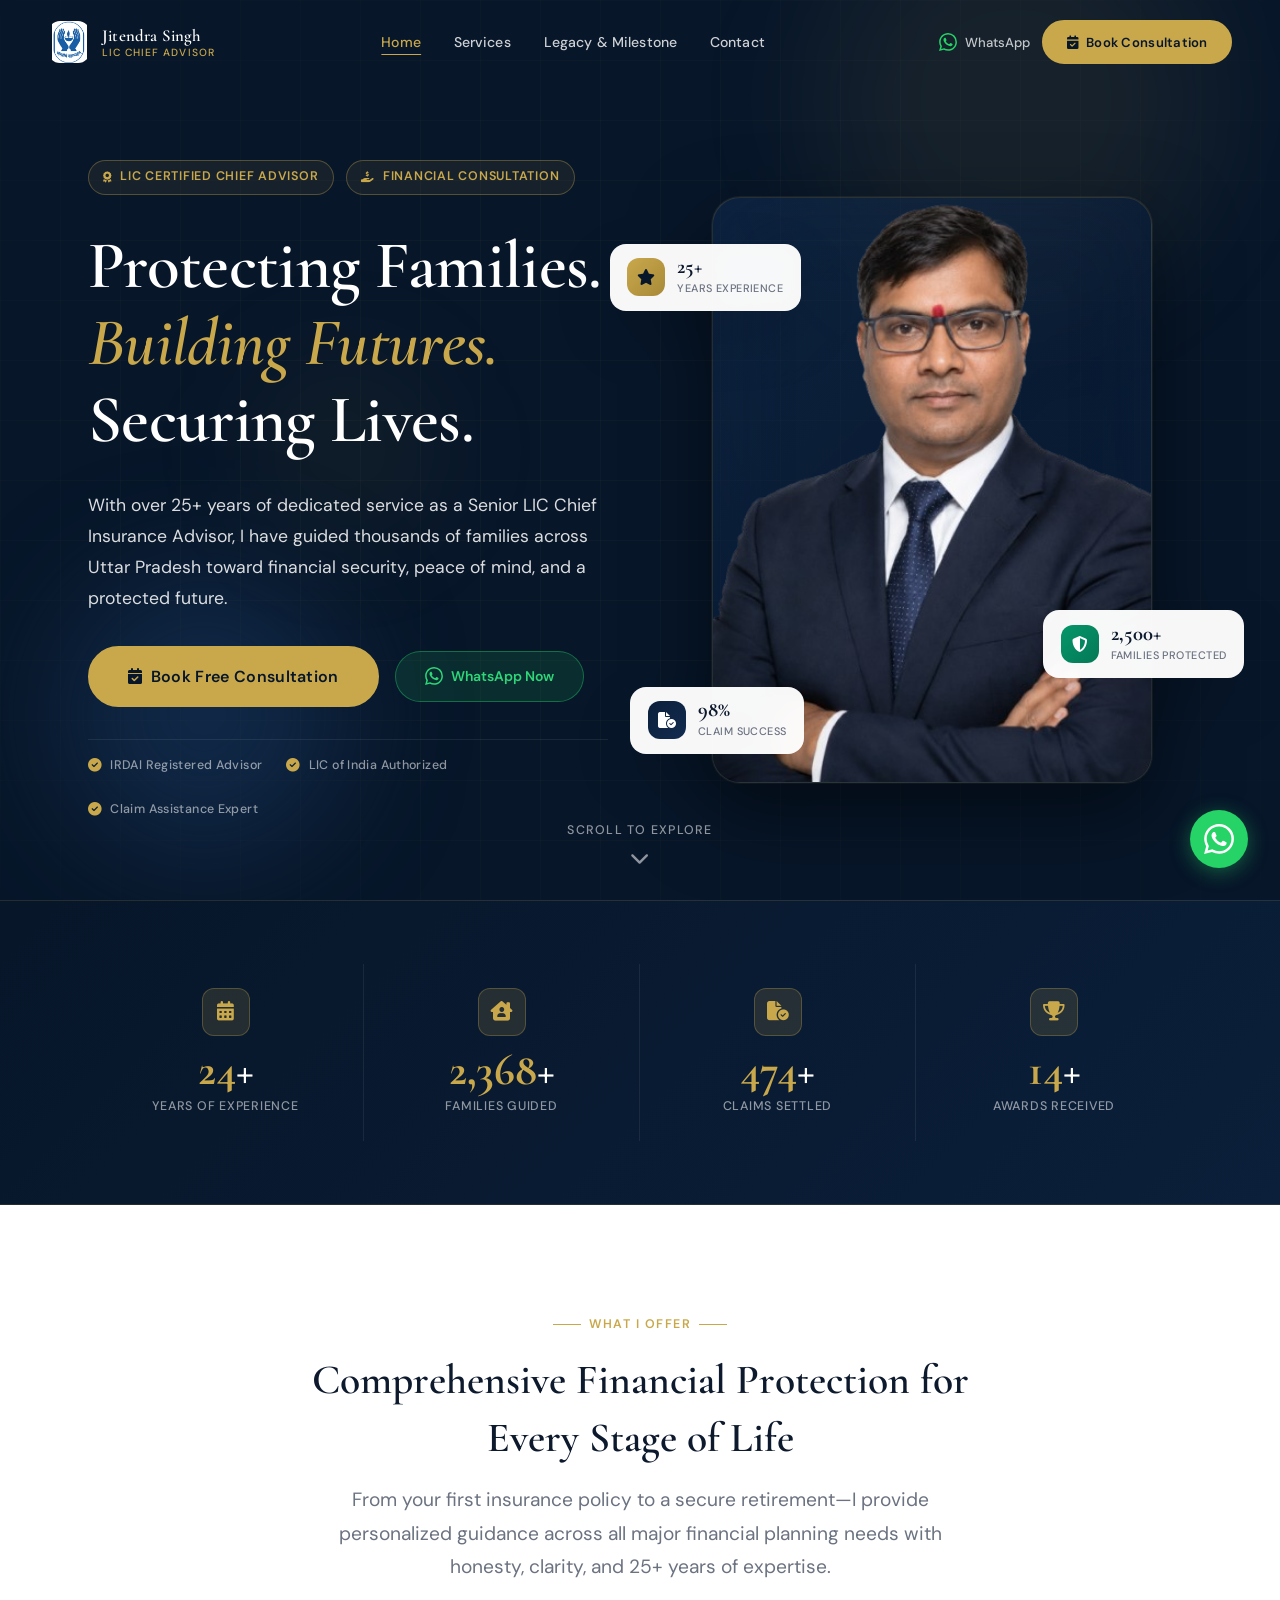
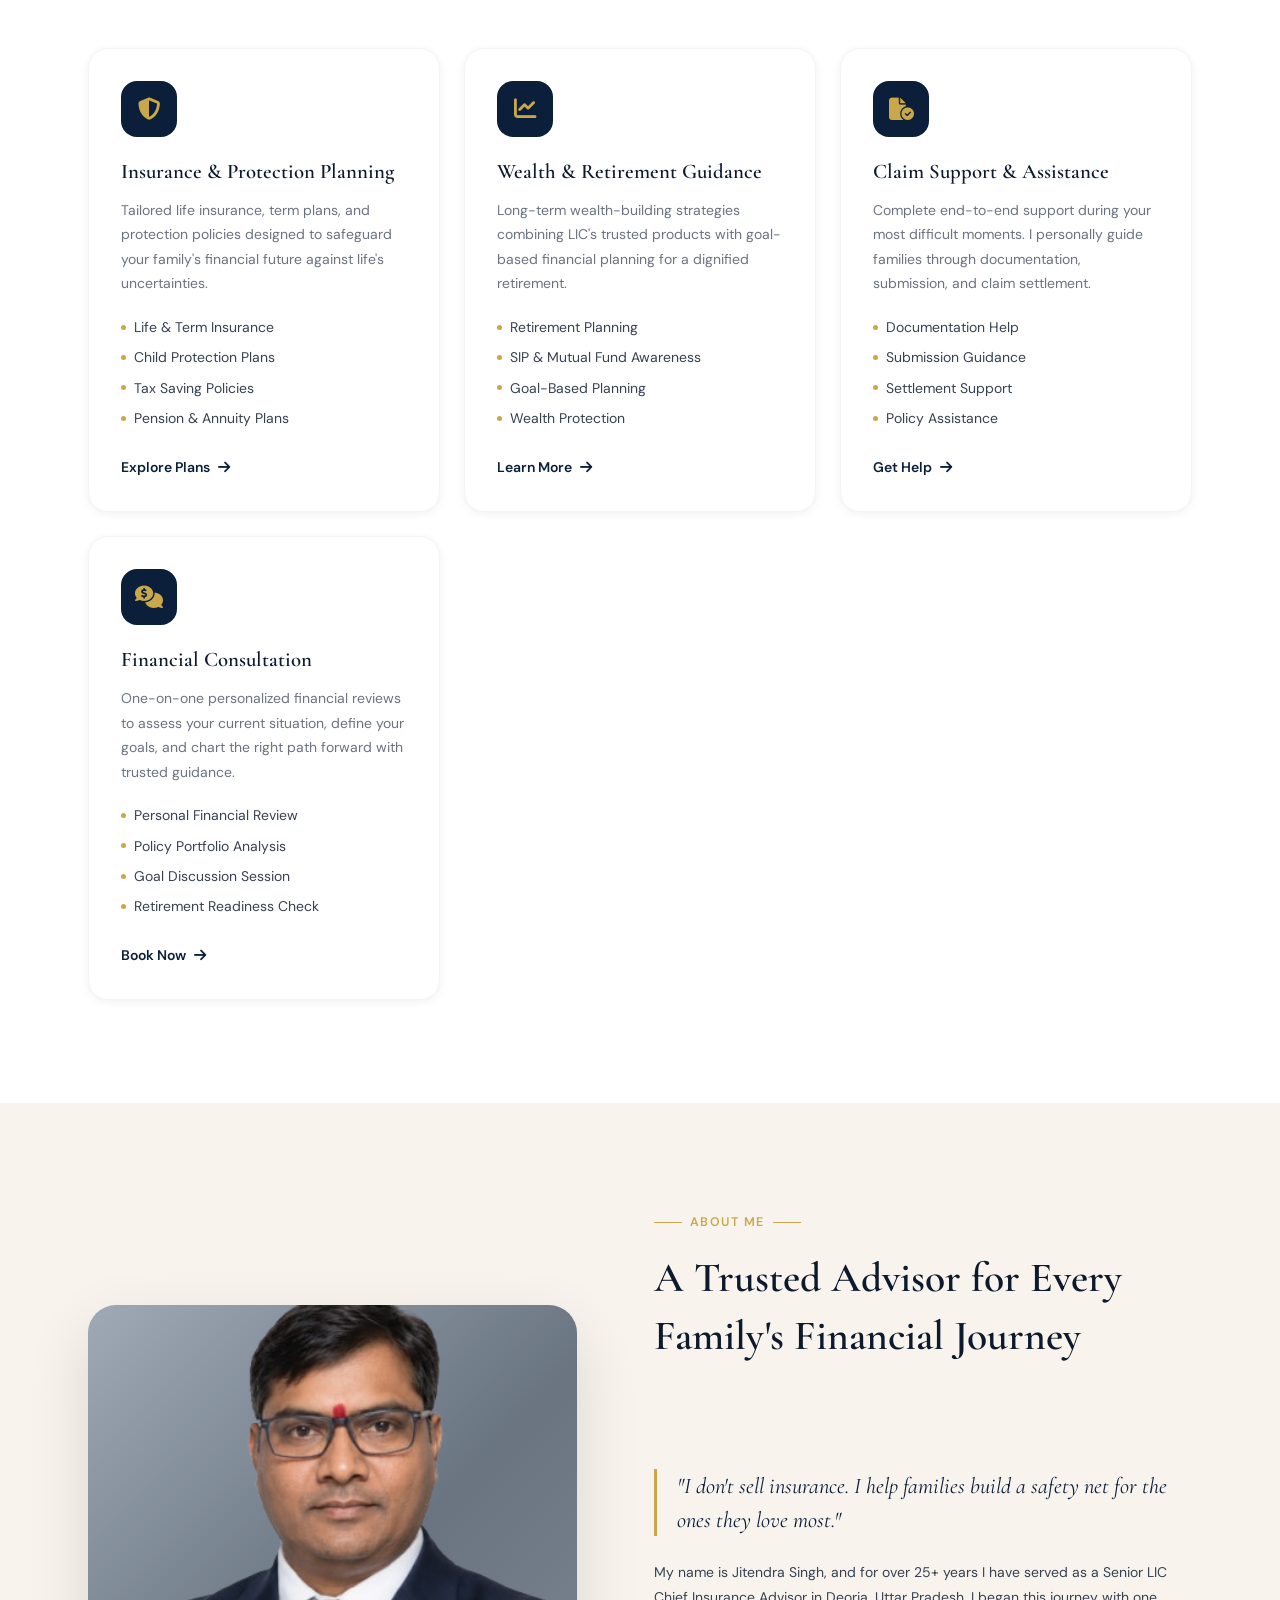
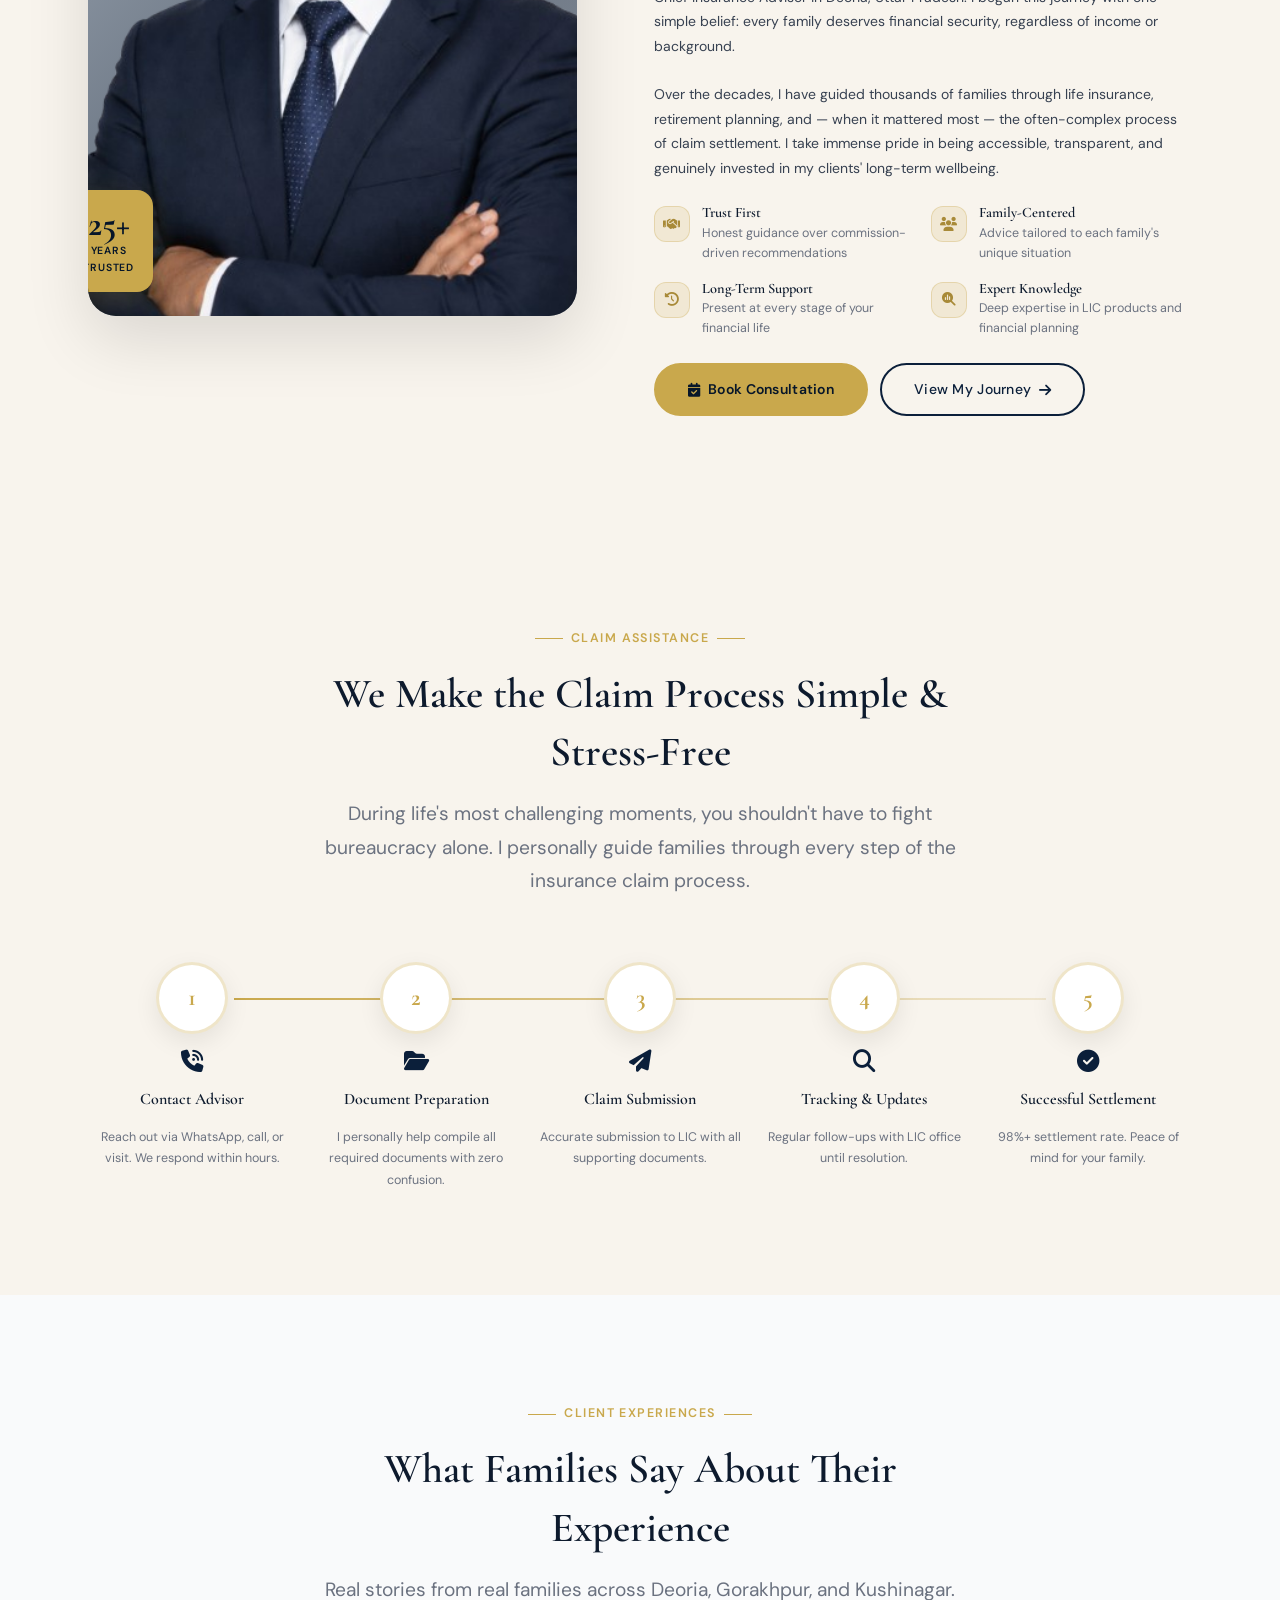
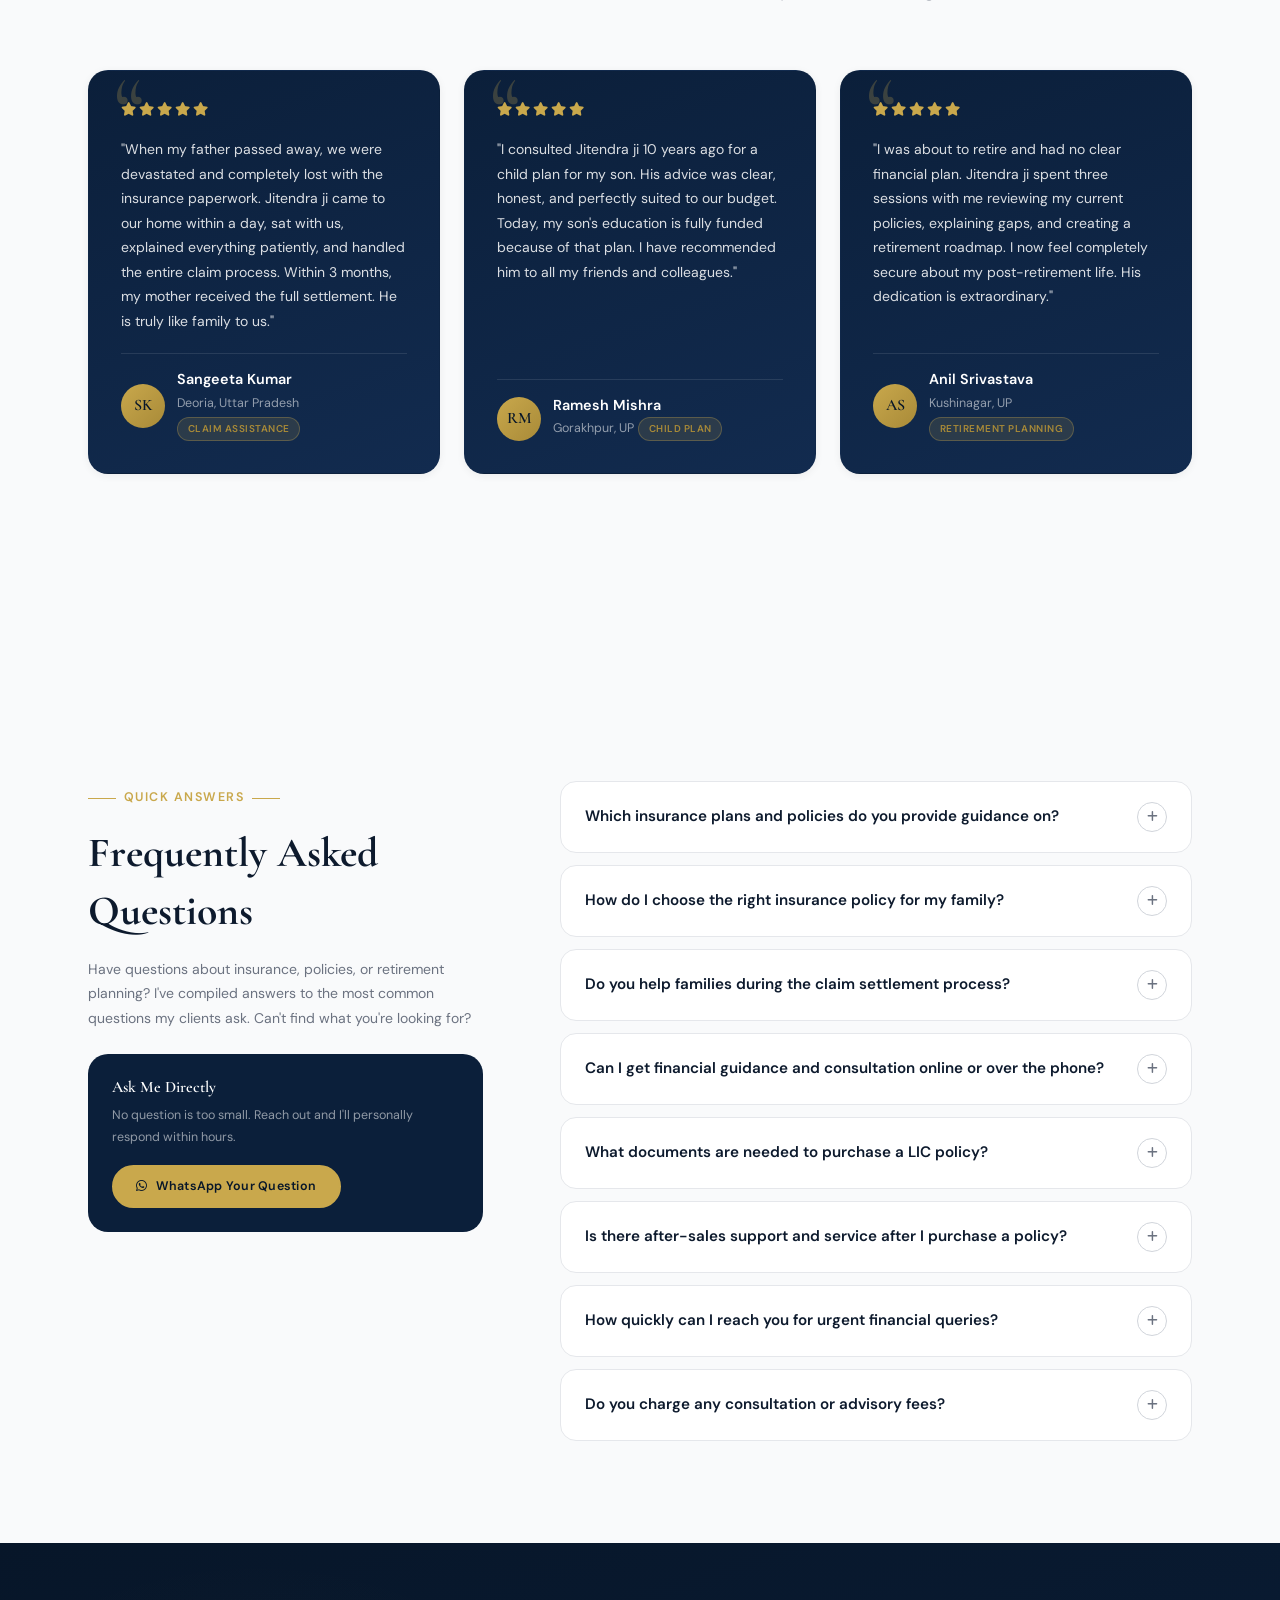
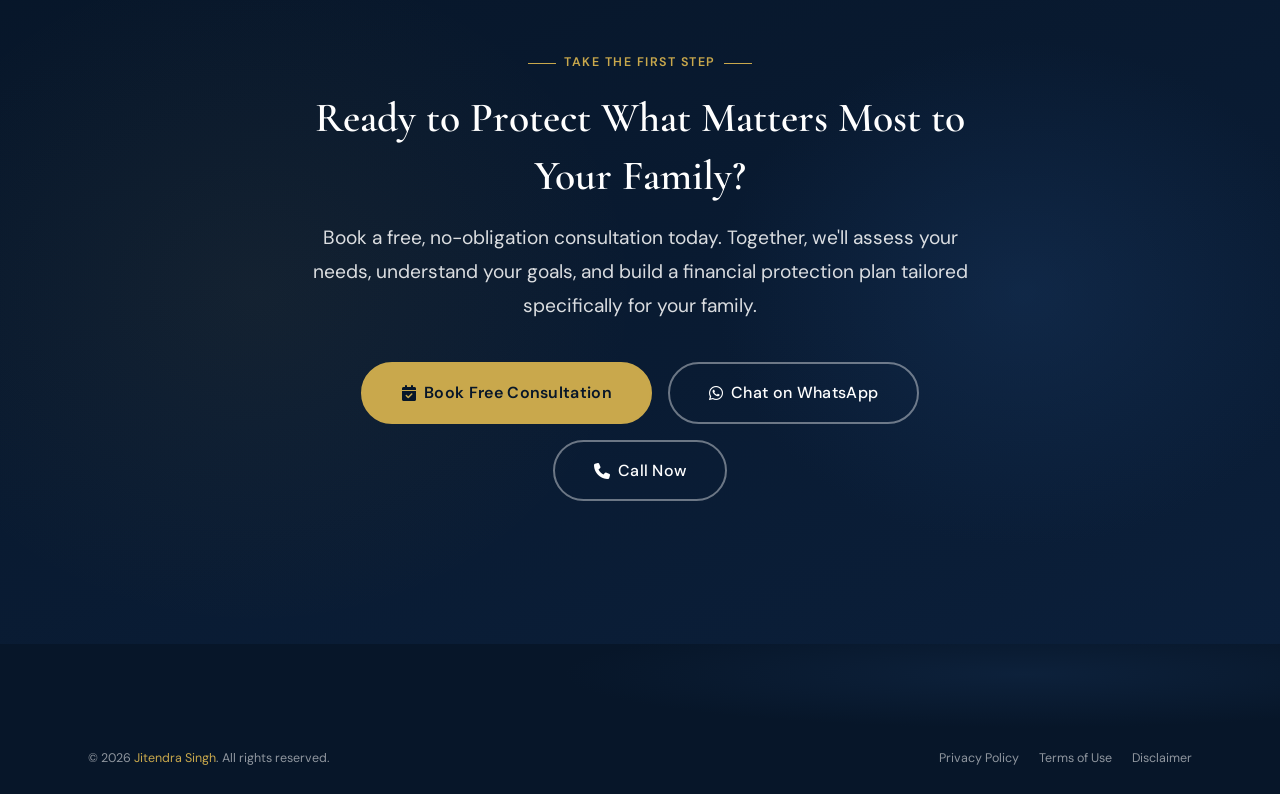
<file: index.html>
<!DOCTYPE html>
<html lang="en">
<head>
  <meta charset="UTF-8" />
  <meta name="viewport" content="width=device-width, initial-scale=1.0" />
  <meta http-equiv="X-UA-Compatible" content="IE=edge" />

  <!-- Primary SEO -->
  <title>Jitendra Singh | Senior LIC Chief Insurance Advisor | Deoria, Uttar Pradesh</title>
  <meta name="description" content="25+ years of trusted financial guidance. Senior LIC Chief Insurance Advisor specializing in life insurance, retirement planning, wealth protection, and claim assistance in Deoria, Uttar Pradesh. Book a free consultation today." />
  <meta name="keywords" content="LIC advisor Deoria, insurance advisor Uttar Pradesh, life insurance consultant, retirement planning Deoria, LIC chief advisor, financial advisor near me, claim assistance UP" />
  <meta name="author" content="Jitendra Singh" />
  <meta name="robots" content="index, follow" />

  <!-- Open Graph -->
  <meta property="og:type" content="website" />
  <meta property="og:title" content="Jitendra Singh — Senior LIC Insurance Advisor | Deoria, UP" />
  <meta property="og:description" content="25+ years protecting families with trusted LIC insurance, retirement planning, and wealth guidance. Book your free consultation." />
  <meta property="og:locale" content="en_IN" />

  <!-- Twitter Card -->
  <meta name="twitter:card" content="summary_large_image" />
  <meta name="twitter:title" content="Jitendra Singh — Senior LIC Insurance Advisor" />
  <meta name="twitter:description" content="25+ years of trusted financial guidance in Deoria, UP." />

  <!-- Fonts -->
  <link rel="preconnect" href="https://fonts.googleapis.com" />
  <link rel="preconnect" href="https://fonts.gstatic.com" crossorigin />
  <link href="https://fonts.googleapis.com/css2?family=Cormorant+Garamond:ital,wght@0,300;0,400;0,500;0,600;0,700;1,400;1,600&family=DM+Sans:ital,opsz,wght@0,9..40,300;0,9..40,400;0,9..40,500;0,9..40,600;1,9..40,400&display=swap" rel="stylesheet" />

  <!-- Icons -->
  <link rel="stylesheet" href="https://cdnjs.cloudflare.com/ajax/libs/font-awesome/6.5.0/css/all.min.css" crossorigin="anonymous" referrerpolicy="no-referrer" />

  <!-- Stylesheets -->
  <link rel="stylesheet" href="css/global.css" />
  <link rel="stylesheet" href="css/navbar.css" />
  <link rel="stylesheet" href="css/hero.css" />
  <link rel="stylesheet" href="css/services.css" />
  <link rel="stylesheet" href="css/responsive.css" />

  <!-- Structured Data -->
  <script type="application/ld+json">
  {
    "@context": "https://schema.org",
    "@type": "LocalBusiness",
    "name": "Jitendra Singh — LIC Insurance Advisor",
    "description": "Senior LIC Chief Insurance Advisor with 25+ years of experience in Deoria, Uttar Pradesh. Specializing in life insurance, retirement planning, and wealth guidance.",
    "telephone": "+91-8317082328",
    "email": "jitendras138530@gmail.com",
    "address": {
      "@type": "PostalAddress",
      "streetAddress": "Civil Lines",
      "addressLocality": "Deoria",
      "addressRegion": "Uttar Pradesh",
      "postalCode": "274001",
      "addressCountry": "IN"
    },
    "geo": {
      "@type": "GeoCoordinates",
      "latitude": 26.5025,
      "longitude": 83.7793
    },
    "openingHours": "Mo-Sa 09:00-18:00",
    "priceRange": "Free Consultation",
    "sameAs": [],
    "founder": {
      "@type": "Person",
      "name": "Jitendra Singh",
      "jobTitle": "Senior LIC Chief Insurance Advisor",
      "knowsAbout": ["Life Insurance", "Retirement Planning", "Wealth Management", "LIC Policies"]
    }
  }
  </script>

  <style>
    /* Inline critical CSS for above-the-fold */
    body { margin: 0; }
    .navbar { position: fixed; top: 0; left: 0; right: 0; z-index: 200; }
    .hero { min-height: 100vh; background: #071629; }
    .contact-map iframe { border: none; border-radius: 12px; }
  </style>
</head>

<body>
  <!-- Skip to Content -->
  <a class="skip-link" href="#main">Skip to main content</a>

  <!-- ═══════════════════════════════════════════════════════════
       NAVBAR
  ════════════════════════════════════════════════════════════ -->
  <header role="banner">
    <nav class="navbar" id="navbar" aria-label="Main navigation">
      <div class="navbar__inner">

        <!-- Logo -->
        <a href="index.html" class="navbar__logo" aria-label="Jitendra Singh Home">
          <div class="navbar__logo-icon" aria-hidden="true">RKS</div>
          <div class="navbar__logo-text">
            <span class="navbar__logo-name">Jitendra Singh</span>
            <span class="navbar__logo-tagline">LIC Chief Advisor</span>
          </div>
        </a>

        <!-- Desktop Nav Links -->
        <ul class="navbar__menu" role="list">
          <li><a href="index.html" class="navbar__link active" aria-current="page">Home</a></li>
          <li><a href="pages/services.html" class="navbar__link">Services</a></li>
          <li><a href="pages/legacy.html" class="navbar__link">Legacy & Milestone</a></li>
          <li><a href="pages/contact.html" class="navbar__link">Contact</a></li>
        </ul>

        <!-- Desktop CTA -->
        <div class="navbar__cta">
          <a href="https://wa.me/918317082328?text=Hello%2C%20I%20would%20like%20to%20know%20more%20about%20your%20insurance%20services."
             class="navbar__whatsapp" target="_blank" rel="noopener noreferrer" aria-label="Chat on WhatsApp">
            <svg viewBox="0 0 24 24" aria-hidden="true"><path d="M17.472 14.382c-.297-.149-1.758-.867-2.03-.967-.273-.099-.471-.148-.67.15-.197.297-.767.966-.94 1.164-.173.199-.347.223-.644.075-.297-.15-1.255-.463-2.39-1.475-.883-.788-1.48-1.761-1.653-2.059-.173-.297-.018-.458.13-.606.134-.133.298-.347.446-.52.149-.174.198-.298.298-.497.099-.198.05-.371-.025-.52-.075-.149-.669-1.612-.916-2.207-.242-.579-.487-.5-.669-.51-.173-.008-.371-.01-.57-.01-.198 0-.52.074-.792.372-.272.297-1.04 1.016-1.04 2.479 0 1.462 1.065 2.875 1.213 3.074.149.198 2.096 3.2 5.077 4.487.709.306 1.262.489 1.694.625.712.227 1.36.195 1.871.118.571-.085 1.758-.719 2.006-1.413.248-.694.248-1.289.173-1.413-.074-.124-.272-.198-.57-.347m-5.421 7.403h-.004a9.87 9.87 0 01-5.031-1.378l-.361-.214-3.741.982.998-3.648-.235-.374a9.86 9.86 0 01-1.51-5.26c.001-5.45 4.436-9.884 9.888-9.884 2.64 0 5.122 1.03 6.988 2.898a9.825 9.825 0 012.893 6.994c-.003 5.45-4.437 9.884-9.885 9.884m8.413-18.297A11.815 11.815 0 0012.05 0C5.495 0 .16 5.335.157 11.892c0 2.096.547 4.142 1.588 5.945L.057 24l6.305-1.654a11.882 11.882 0 005.683 1.448h.005c6.554 0 11.89-5.335 11.893-11.893a11.821 11.821 0 00-3.48-8.413z"/></svg>
            WhatsApp
          </a>
          <a href="pages/contact.html" class="btn btn--primary navbar__btn">
            <i class="fa-solid fa-calendar-check" aria-hidden="true"></i>
            Book Consultation
          </a>
        </div>

        <!-- Hamburger -->
        <button class="navbar__hamburger" id="hamburger" aria-expanded="false" aria-controls="mobileMenu" aria-label="Open menu">
          <span class="hamburger-line"></span>
          <span class="hamburger-line"></span>
          <span class="hamburger-line"></span>
        </button>
      </div>
    </nav>

    <!-- Mobile Menu -->
    <div class="navbar__mobile-menu" id="mobileMenu" aria-hidden="true" role="dialog" aria-label="Mobile navigation">
      <div class="mobile-menu__inner">
        <nav aria-label="Mobile navigation links">
          <a href="index.html" class="mobile-menu__link active">
            <i class="fa-solid fa-house fa-fw" aria-hidden="true"></i> Home
          </a>
          <a href="pages/services.html" class="mobile-menu__link">
            <i class="fa-solid fa-shield-halved fa-fw" aria-hidden="true"></i> Services
          </a>
          <a href="pages/legacy.html" class="mobile-menu__link">
            <i class="fa-solid fa-trophy fa-fw" aria-hidden="true"></i> Legacy & Milestone
          </a>
          <a href="pages/contact.html" class="mobile-menu__link">
            <i class="fa-solid fa-envelope fa-fw" aria-hidden="true"></i> Contact
          </a>
        </nav>
        <div class="mobile-menu__divider"></div>
        <div class="mobile-menu__cta-group">
          <a href="pages/contact.html" class="btn btn--primary btn--lg">
            <i class="fa-solid fa-calendar-check" aria-hidden="true"></i>
            Book Free Consultation
          </a>
        </div>
        <div class="mobile-menu__contact-row">
          <a href="tel:+918317082328" class="mobile-menu__contact-item">
            <svg xmlns="http://www.w3.org/2000/svg" fill="none" viewBox="0 0 24 24" stroke="currentColor" stroke-width="1.5"><path stroke-linecap="round" stroke-linejoin="round" d="M2.25 6.75c0 8.284 6.716 15 15 15h2.25a2.25 2.25 0 002.25-2.25v-1.372c0-.516-.351-.966-.852-1.091l-4.423-1.106c-.44-.11-.902.055-1.173.417l-.97 1.293c-.282.376-.769.542-1.21.38a12.035 12.035 0 01-7.143-7.143c-.162-.441.004-.928.38-1.21l1.293-.97c.363-.271.527-.734.417-1.173L6.963 3.102a1.125 1.125 0 00-1.091-.852H4.5A2.25 2.25 0 002.25 4.5v2.25z" /></svg>
            <span>Call Now</span>
          </a>
          <a href="https://wa.me/918317082328" class="mobile-menu__contact-item" target="_blank" rel="noopener">
            <svg viewBox="0 0 24 24" fill="currentColor"><path d="M17.472 14.382c-.297-.149-1.758-.867-2.03-.967-.273-.099-.471-.148-.67.15-.197.297-.767.966-.94 1.164-.173.199-.347.223-.644.075-.297-.15-1.255-.463-2.39-1.475-.883-.788-1.48-1.761-1.653-2.059-.173-.297-.018-.458.13-.606.134-.133.298-.347.446-.52.149-.174.198-.298.298-.497.099-.198.05-.371-.025-.52-.075-.149-.669-1.612-.916-2.207-.242-.579-.487-.5-.669-.51-.173-.008-.371-.01-.57-.01-.198 0-.52.074-.792.372-.272.297-1.04 1.016-1.04 2.479 0 1.462 1.065 2.875 1.213 3.074.149.198 2.096 3.2 5.077 4.487.709.306 1.262.489 1.694.625.712.227 1.36.195 1.871.118.571-.085 1.758-.719 2.006-1.413.248-.694.248-1.289.173-1.413-.074-.124-.272-.198-.57-.347m-5.421 7.403h-.004a9.87 9.87 0 01-5.031-1.378l-.361-.214-3.741.982.998-3.648-.235-.374a9.86 9.86 0 01-1.51-5.26c.001-5.45 4.436-9.884 9.888-9.884 2.64 0 5.122 1.03 6.988 2.898a9.825 9.825 0 012.893 6.994c-.003 5.45-4.437 9.884-9.885 9.884m8.413-18.297A11.815 11.815 0 0012.05 0C5.495 0 .16 5.335.157 11.892c0 2.096.547 4.142 1.588 5.945L.057 24l6.305-1.654a11.882 11.882 0 005.683 1.448h.005c6.554 0 11.89-5.335 11.893-11.893a11.821 11.821 0 00-3.48-8.413z"/></svg>
            <span>WhatsApp</span>
          </a>
        </div>
      </div>
    </div>
  </header>

  <!-- ═══════════════════════════════════════════════════════════
       MAIN CONTENT
  ════════════════════════════════════════════════════════════ -->
  <main id="main">

    <!-- ─── SECTION 1: HERO ─────────────────────────────────── -->
    <section class="hero" id="hero" aria-label="Introduction">
      <div class="hero__bg">
        <div class="hero__gradient"></div>
        <div class="hero__grid" aria-hidden="true"></div>
        <div class="hero__orb hero__orb--1" aria-hidden="true"></div>
        <div class="hero__orb hero__orb--2" aria-hidden="true"></div>
        <div class="hero__orb hero__orb--3" aria-hidden="true"></div>
      </div>

      <div class="hero__content">
        <!-- Left: Text Content -->
        <div class="hero__left">
          <div class="hero__badge-row">
            <span class="hero__badge">
              <i class="fa-solid fa-award" aria-hidden="true"></i>
              LIC Certified Chief Advisor
            </span>
            <span class="hero__badge">
              <i class="fa-solid fa-hand-holding-dollar" aria-hidden="true"></i>
              	Financial Consultation
            </span>
          </div>

          <h1 class="hero__headline">
            Protecting Families.
            <em>Building Futures.</em>
            Securing Lives.
          </h1>

          <p class="hero__subtext">
            With over 25+ years of dedicated service as a Senior LIC Chief Insurance Advisor, I have guided thousands of families across Uttar Pradesh toward financial security, peace of mind, and a protected future.
          </p>

          <div class="hero__actions">
            <a href="pages/contact.html" class="btn btn--primary btn--lg">
              <i class="fa-solid fa-calendar-check" aria-hidden="true"></i>
              Book Free Consultation
            </a>
            <a href="https://wa.me/918317082328?text=Hello%20Jitendra%20ji%2C%20I%20would%20like%20to%20discuss%20insurance%20options%20for%20my%20family."
               class="hero__whatsapp-btn" target="_blank" rel="noopener noreferrer">
              <svg viewBox="0 0 24 24" aria-hidden="true"><path d="M17.472 14.382c-.297-.149-1.758-.867-2.03-.967-.273-.099-.471-.148-.67.15-.197.297-.767.966-.94 1.164-.173.199-.347.223-.644.075-.297-.15-1.255-.463-2.39-1.475-.883-.788-1.48-1.761-1.653-2.059-.173-.297-.018-.458.13-.606.134-.133.298-.347.446-.52.149-.174.198-.298.298-.497.099-.198.05-.371-.025-.52-.075-.149-.669-1.612-.916-2.207-.242-.579-.487-.5-.669-.51-.173-.008-.371-.01-.57-.01-.198 0-.52.074-.792.372-.272.297-1.04 1.016-1.04 2.479 0 1.462 1.065 2.875 1.213 3.074.149.198 2.096 3.2 5.077 4.487.709.306 1.262.489 1.694.625.712.227 1.36.195 1.871.118.571-.085 1.758-.719 2.006-1.413.248-.694.248-1.289.173-1.413-.074-.124-.272-.198-.57-.347m-5.421 7.403h-.004a9.87 9.87 0 01-5.031-1.378l-.361-.214-3.741.982.998-3.648-.235-.374a9.86 9.86 0 01-1.51-5.26c.001-5.45 4.436-9.884 9.888-9.884 2.64 0 5.122 1.03 6.988 2.898a9.825 9.825 0 012.893 6.994c-.003 5.45-4.437 9.884-9.885 9.884m8.413-18.297A11.815 11.815 0 0012.05 0C5.495 0 .16 5.335.157 11.892c0 2.096.547 4.142 1.588 5.945L.057 24l6.305-1.654a11.882 11.882 0 005.683 1.448h.005c6.554 0 11.89-5.335 11.893-11.893a11.821 11.821 0 00-3.48-8.413z"/></svg>
              WhatsApp Now
            </a>
          </div>

          <div class="hero__trust-strip" role="list" aria-label="Credentials">
            <div class="hero__trust-item" role="listitem">
              <i class="fa-solid fa-circle-check" aria-hidden="true"></i>
              IRDAI Registered Advisor
            </div>
            <div class="hero__trust-item" role="listitem">
              <i class="fa-solid fa-circle-check" aria-hidden="true"></i>
              LIC of India Authorized
            </div>
            <div class="hero__trust-item" role="listitem">
              <i class="fa-solid fa-circle-check" aria-hidden="true"></i>
              Claim Assistance Expert
            </div>
          </div>
        </div>

       <!-- Right: Photo -->
        <div class="hero__right">
          <div class="hero__photo-container">
            <div class="hero__photo-frame">
              <img
  src="assets/images/Photo.png"
  alt="Jitendra Singh — Senior LIC Insurance Advisor"
  loading="eager"
  width="440"
  height="587"
/>
            </div> 
          </div>
            <!-- Floating Stat Cards -->
            <div class="hero__stat-card hero__stat-card--1" aria-hidden="true">
              <div class="stat-card__icon stat-card__icon--gold">
                <i class="fa-solid fa-star"></i>
              </div>
              <div class="stat-card__body">
                <div class="stat-card__value">25+</div>
                <div class="stat-card__label">Years Experience</div>
              </div>
            </div>

            <div class="hero__stat-card hero__stat-card--2" aria-hidden="true">
              <div class="stat-card__icon stat-card__icon--green">
                <i class="fa-solid fa-shield-halved"></i>
              </div>
              <div class="stat-card__body">
                <div class="stat-card__value">2,500+</div>
                <div class="stat-card__label">Families Protected</div>
              </div>
            </div>

            <div class="hero__stat-card hero__stat-card--3" aria-hidden="true">
              <div class="stat-card__icon stat-card__icon--navy">
                <i class="fa-solid fa-file-circle-check"></i>
              </div>
              <div class="stat-card__body">
                <div class="stat-card__value">98%</div>
                <div class="stat-card__label">Claim Success</div>
              </div>
            </div>
          </div>
        </div>
      </div>

      <!-- Scroll Cue -->
      <div class="hero__scroll-cue" aria-hidden="true">
        <span>Scroll to explore</span>
        <i class="fa-solid fa-chevron-down"></i>
      </div>
    </section>

    <!-- ─── SECTION 2: TRUST METRICS ──────────────────────── -->
    <section class="metrics" id="metrics" aria-label="Key statistics">
      <div class="container">
        <div class="metrics__grid" role="list">

          <div class="metric-item" data-reveal role="listitem">
            <div class="metric-item__icon" aria-hidden="true">
              <i class="fa-solid fa-calendar-days"></i>
            </div>
            <div class="metric-item__value">
              <span class="count-up" data-target="25">0</span>+
            </div>
            <div class="metric-item__label">Years of Experience</div>
          </div>

          <div class="metric-item" data-reveal data-delay="200" role="listitem">
            <div class="metric-item__icon" aria-hidden="true">
              <i class="fa-solid fa-house-chimney-user"></i>
            </div>
            <div class="metric-item__value">
              <span class="count-up" data-target="2500">0</span>+
            </div>
            <div class="metric-item__label">Families Guided</div>
          </div>

          <div class="metric-item" data-reveal data-delay="300" role="listitem">
            <div class="metric-item__icon" aria-hidden="true">
              <i class="fa-solid fa-file-circle-check"></i>
            </div>
            <div class="metric-item__value">
              <span class="count-up" data-target="500">0</span>+
            </div>
            <div class="metric-item__label">Claims Settled</div>
          </div>

          <div class="metric-item" data-reveal data-delay="400" role="listitem">
            <div class="metric-item__icon" aria-hidden="true">
              <i class="fa-solid fa-trophy"></i>
            </div>
            <div class="metric-item__value">
              <span class="count-up" data-target="15">0</span>+
            </div>
            <div class="metric-item__label">Awards Received</div>
          </div>
        </div>
      </div>
    </section>

    <!-- ─── SECTION 3: SERVICES OVERVIEW ──────────────────── -->
    <section class="section" id="services" aria-labelledby="services-title">
      <div class="container">
        <div class="section-header" data-reveal>
          <span class="section-eyebrow">What I Offer</span>
          <h2 class="section-title" id="services-title">
            Comprehensive Financial Protection for Every Stage of Life
          </h2>
          <p class="section-subtitle">
            From your first insurance policy to a secure retirement—I provide personalized guidance across all major financial planning needs with honesty, clarity, and 25+ years of expertise.
          </p>
        </div>

        <div class="services-grid" role="list">

          <a href="pages/services.html#insurance" class="service-card" data-reveal role="listitem">
            <div class="service-card__icon" aria-hidden="true">
              <i class="fa-solid fa-shield-halved"></i>
            </div>
            <h3 class="service-card__title">Insurance &amp; Protection Planning</h3>
            <p class="service-card__desc">
              Tailored life insurance, term plans, and protection policies designed to safeguard your family's financial future against life's uncertainties.
            </p>
            <ul class="service-card__features" aria-label="Features">
              <li>Life &amp; Term Insurance</li>
              <li>Child Protection Plans</li>
              <li>Tax Saving Policies</li>
              <li>Pension &amp; Annuity Plans</li>
            </ul>
            <span class="service-card__link">
              Explore Plans <i class="fa-solid fa-arrow-right" aria-hidden="true"></i>
            </span>
          </a>

          <a href="pages/services.html#wealth" class="service-card" data-reveal data-delay="200" role="listitem">
            <div class="service-card__icon" aria-hidden="true">
              <i class="fa-solid fa-chart-line"></i>
            </div>
            <h3 class="service-card__title">Wealth &amp; Retirement Guidance</h3>
            <p class="service-card__desc">
              Long-term wealth-building strategies combining LIC's trusted products with goal-based financial planning for a dignified retirement.
            </p>
            <ul class="service-card__features" aria-label="Features">
              <li>Retirement Planning</li>
              <li>SIP &amp; Mutual Fund Awareness</li>
              <li>Goal-Based Planning</li>
              <li>Wealth Protection</li>
            </ul>
            <span class="service-card__link">
              Learn More <i class="fa-solid fa-arrow-right" aria-hidden="true"></i>
            </span>
          </a>

          <a href="pages/services.html#claims" class="service-card" data-reveal data-delay="300" role="listitem">
            <div class="service-card__icon" aria-hidden="true">
              <i class="fa-solid fa-file-circle-check"></i>
            </div>
            <h3 class="service-card__title">Claim Support &amp; Assistance</h3>
            <p class="service-card__desc">
              Complete end-to-end support during your most difficult moments. I personally guide families through documentation, submission, and claim settlement.
            </p>
            <ul class="service-card__features" aria-label="Features">
              <li>Documentation Help</li>
              <li>Submission Guidance</li>
              <li>Settlement Support</li>
              <li>Policy Assistance</li>
            </ul>
            <span class="service-card__link">
              Get Help <i class="fa-solid fa-arrow-right" aria-hidden="true"></i>
            </span>
          </a>

          <a href="pages/contact.html" class="service-card" data-reveal data-delay="400" role="listitem">
            <div class="service-card__icon" aria-hidden="true">
              <i class="fa-solid fa-comments-dollar"></i>
            </div>
            <h3 class="service-card__title">Financial Consultation</h3>
            <p class="service-card__desc">
              One-on-one personalized financial reviews to assess your current situation, define your goals, and chart the right path forward with trusted guidance.
            </p>
            <ul class="service-card__features" aria-label="Features">
              <li>Personal Financial Review</li>
              <li>Policy Portfolio Analysis</li>
              <li>Goal Discussion Session</li>
              <li>Retirement Readiness Check</li>
            </ul>
            <span class="service-card__link">
              Book Now <i class="fa-solid fa-arrow-right" aria-hidden="true"></i>
            </span>
          </a>
        </div>
      </div>
    </section>

    <!-- ─── SECTION 4: ABOUT PREVIEW ──────────────────────── -->
    <section class="about section--cream section" id="about" aria-labelledby="about-title">
      <div class="container">
        <div class="about__layout">

          <!-- Photo -->
          <div class="about__photo-wrap" data-reveal="left">
            <div class="about__photo-frame">
              <img src="assets/images/Photo.png" alt="Jitendra Singh — LIC Chief Insurance Advisor" loading="lazy">
              <div class="about__experience-badge" aria-hidden="true">
                <span class="years">25+</span>
                <span class="label">Years<br>Trusted</span>
              </div>
            </div>
          </div>

          <!-- Content -->
          <div class="about__content" data-reveal="right">
            <div class="section-header section-header--left">
              <span class="section-eyebrow">About Me</span>
              <h2 class="section-title" id="about-title">
                A Trusted Advisor for Every Family's Financial Journey
              </h2>
            </div>

            <blockquote class="about__quote">
              "I don't sell insurance. I help families build a safety net for the ones they love most."
            </blockquote>

            <p class="about__text">
              My name is Jitendra Singh, and for over 25+ years I have served as a Senior LIC Chief Insurance Advisor in Deoria, Uttar Pradesh. I began this journey with one simple belief: every family deserves financial security, regardless of income or background.
            </p>

            <p class="about__text">
              Over the decades, I have guided thousands of families through life insurance, retirement planning, and — when it mattered most — the often-complex process of claim settlement. I take immense pride in being accessible, transparent, and genuinely invested in my clients' long-term wellbeing.
            </p>

            <div class="about__values" role="list" aria-label="Core values">
              <div class="about__value-item" role="listitem">
                <div class="about__value-icon" aria-hidden="true"><i class="fa-solid fa-handshake"></i></div>
                <div class="about__value-text">
                  <h5>Trust First</h5>
                  <p>Honest guidance over commission-driven recommendations</p>
                </div>
              </div>
              <div class="about__value-item" role="listitem">
                <div class="about__value-icon" aria-hidden="true"><i class="fa-solid fa-users"></i></div>
                <div class="about__value-text">
                  <h5>Family-Centered</h5>
                  <p>Advice tailored to each family's unique situation</p>
                </div>
              </div>
              <div class="about__value-item" role="listitem">
                <div class="about__value-icon" aria-hidden="true"><i class="fa-solid fa-clock-rotate-left"></i></div>
                <div class="about__value-text">
                  <h5>Long-Term Support</h5>
                  <p>Present at every stage of your financial life</p>
                </div>
              </div>
              <div class="about__value-item" role="listitem">
                <div class="about__value-icon" aria-hidden="true"><i class="fa-solid fa-magnifying-glass-chart"></i></div>
                <div class="about__value-text">
                  <h5>Expert Knowledge</h5>
                  <p>Deep expertise in LIC products and financial planning</p>
                </div>
              </div>
            </div>

            <div class="btn-group">
              <a href="pages/contact.html" class="btn btn--primary">
                <i class="fa-solid fa-calendar-check" aria-hidden="true"></i>
                Book Consultation
              </a>
              <a href="pages/legacy.html" class="btn btn--outline-navy">
                View My Journey <i class="fa-solid fa-arrow-right" aria-hidden="true"></i>
              </a>
            </div>
          </div>
        </div>
      </div>
    </section>

    <!-- ─── CLAIM PROCESS ──────────────────────────────────── -->
    <section class="claim-process section" id="claim" aria-labelledby="claim-title">
      <div class="container">
        <div class="section-header" data-reveal>
          <span class="section-eyebrow">Claim Assistance</span>
          <h2 class="section-title" id="claim-title">
            We Make the Claim Process Simple &amp; Stress-Free
          </h2>
          <p class="section-subtitle">
            During life's most challenging moments, you shouldn't have to fight bureaucracy alone. I personally guide families through every step of the insurance claim process.
          </p>
        </div>

        <div class="claim-steps" role="list" aria-label="Claim process steps">
          <div class="claim-step" data-reveal role="listitem">
            <div class="claim-step__number" aria-label="Step 1">1</div>
            <i class="claim-step__icon fa-solid fa-phone-volume" aria-hidden="true"></i>
            <h4 class="claim-step__title">Contact Advisor</h4>
            <p class="claim-step__desc">Reach out via WhatsApp, call, or visit. We respond within hours.</p>
          </div>
          <div class="claim-step" data-reveal data-delay="100" role="listitem">
            <div class="claim-step__number" aria-label="Step 2">2</div>
            <i class="claim-step__icon fa-solid fa-folder-open" aria-hidden="true"></i>
            <h4 class="claim-step__title">Document Preparation</h4>
            <p class="claim-step__desc">I personally help compile all required documents with zero confusion.</p>
          </div>
          <div class="claim-step" data-reveal data-delay="200" role="listitem">
            <div class="claim-step__number" aria-label="Step 3">3</div>
            <i class="claim-step__icon fa-solid fa-paper-plane" aria-hidden="true"></i>
            <h4 class="claim-step__title">Claim Submission</h4>
            <p class="claim-step__desc">Accurate submission to LIC with all supporting documents.</p>
          </div>
          <div class="claim-step" data-reveal data-delay="300" role="listitem">
            <div class="claim-step__number" aria-label="Step 4">4</div>
            <i class="claim-step__icon fa-solid fa-magnifying-glass" aria-hidden="true"></i>
            <h4 class="claim-step__title">Tracking &amp; Updates</h4>
            <p class="claim-step__desc">Regular follow-ups with LIC office until resolution.</p>
          </div>
          <div class="claim-step" data-reveal data-delay="400" role="listitem">
            <div class="claim-step__number" aria-label="Step 5">5</div>
            <i class="claim-step__icon fa-solid fa-circle-check" aria-hidden="true"></i>
            <h4 class="claim-step__title">Successful Settlement</h4>
            <p class="claim-step__desc">98%+ settlement rate. Peace of mind for your family.</p>
          </div>
        </div>
      </div>
    </section>

    <!-- ─── SECTION 6: TESTIMONIALS ───────────────────────── -->
    <section class="testimonials section--gray section" id="testimonials" aria-labelledby="testimonials-title">
      <div class="container">
        <div class="section-header" data-reveal>
          <span class="section-eyebrow">Client Experiences</span>
          <h2 class="section-title" id="testimonials-title">
            What Families Say About Their Experience
          </h2>
          <p class="section-subtitle">
            Real stories from real families across Deoria, Gorakhpur, and Kushinagar.
          </p>
        </div>

        <div class="testimonials-grid" role="list">

          <article class="testimonial-card testimonial-card--featured" data-reveal role="listitem">
            <div class="testimonial__stars" aria-label="5 out of 5 stars">
              <i class="fa-solid fa-star" aria-hidden="true"></i>
              <i class="fa-solid fa-star" aria-hidden="true"></i>
              <i class="fa-solid fa-star" aria-hidden="true"></i>
              <i class="fa-solid fa-star" aria-hidden="true"></i>
              <i class="fa-solid fa-star" aria-hidden="true"></i>
            </div>
            <p class="testimonial__text">
              "When my father passed away, we were devastated and completely lost with the insurance paperwork. Jitendra ji came to our home within a day, sat with us, explained everything patiently, and handled the entire claim process. Within 3 months, my mother received the full settlement. He is truly like family to us."
            </p>
            <div class="testimonial__author">
              <span class="testimonial__avatar" aria-hidden="true">SK</span>
              <div>
                <span class="testimonial__name">Sangeeta Kumar</span>
                <span class="testimonial__location">Deoria, Uttar Pradesh</span>
                <span class="testimonial__service-tag">Claim Assistance</span>
              </div>
            </div>
          </article>
          <article class="testimonial-card testimonial-card--featured" data-reveal role="listitem">
            <div class="testimonial__stars" aria-label="5 out of 5 stars">
              <i class="fa-solid fa-star" aria-hidden="true"></i>
              <i class="fa-solid fa-star" aria-hidden="true"></i>
              <i class="fa-solid fa-star" aria-hidden="true"></i>
              <i class="fa-solid fa-star" aria-hidden="true"></i>
              <i class="fa-solid fa-star" aria-hidden="true"></i>
            </div>
            <p class="testimonial__text">
              "I consulted Jitendra ji 10 years ago for a child plan for my son. His advice was clear, honest, and perfectly suited to our budget. Today, my son's education is fully funded because of that plan. I have recommended him to all my friends and colleagues."
            </p>
            <div class="testimonial__author">
              <span class="testimonial__avatar" aria-hidden="true">RM</span>
              <div>
                <span class="testimonial__name">Ramesh Mishra</span>
                <span class="testimonial__location">Gorakhpur, UP</span>
                <span class="testimonial__service-tag">Child Plan</span>
              </div>
            </div>
          </article>

          <article class="testimonial-card testimonial-card--featured" data-reveal role="listitem">
            <div class="testimonial__stars" aria-label="5 out of 5 stars">
              <i class="fa-solid fa-star" aria-hidden="true"></i>
              <i class="fa-solid fa-star" aria-hidden="true"></i>
              <i class="fa-solid fa-star" aria-hidden="true"></i>
              <i class="fa-solid fa-star" aria-hidden="true"></i>
              <i class="fa-solid fa-star" aria-hidden="true"></i>
            </div>
            <p class="testimonial__text">
              "I was about to retire and had no clear financial plan. Jitendra ji spent three sessions with me reviewing my current policies, explaining gaps, and creating a retirement roadmap. I now feel completely secure about my post-retirement life. His dedication is extraordinary."
            </p>
            <div class="testimonial__author">
              <span class="testimonial__avatar" aria-hidden="true">AS</span>
              <div>
                <span class="testimonial__name">Anil Srivastava</span>
                <span class="testimonial__location">Kushinagar, UP</span>
                <span class="testimonial__service-tag">Retirement Planning</span>
              </div>
            </div>
          </article>

        </div>

        <div class="text-center" style="margin-top: 3rem;" data-reveal>
          <a href="pages/legacy.html" class="btn btn--outline-navy">
            Read More Stories <i class="fa-solid fa-arrow-right" aria-hidden="true"></i>
          </a>
        </div>
      </div>
    </section>

    <!-- ─── SECTION 7: FAQ ─────────────────────────────────── -->
    <section class="faq section" id="faq" aria-labelledby="faq-title">
      <div class="container">
        <div class="faq__layout">

          <!-- Sidebar -->
          <div class="faq__sidebar" data-reveal="left">
            <span class="section-eyebrow">Quick Answers</span>
            <h2 class="faq__sidebar-title" id="faq-title">
              Frequently Asked Questions
            </h2>
            <p class="faq__sidebar-text">
              Have questions about insurance, policies, or retirement planning? I've compiled answers to the most common questions my clients ask. Can't find what you're looking for?
            </p>
            <div class="faq__contact-prompt">
              <h5>Ask Me Directly</h5>
              <p>No question is too small. Reach out and I'll personally respond within hours.</p>
              <a href="https://wa.me/918317082328?text=I%20have%20a%20question%20about%20insurance"
                 class="btn btn--primary btn--sm" target="_blank" rel="noopener">
                <i class="fa-brands fa-whatsapp" aria-hidden="true"></i>
                WhatsApp Your Question
              </a>
            </div>
          </div>

          <!-- FAQ Accordion -->
          <div class="faq-list" role="list" data-reveal="right">

            <div class="faq-item" role="listitem">
              <button class="faq-item__question" aria-expanded="false">
                <span class="faq-item__text">Which insurance plans and policies do you provide guidance on?</span>
                <span class="faq-item__icon" aria-hidden="true"><i class="fa-solid fa-plus"></i></span>
              </button>
              <div class="faq-item__answer" aria-hidden="true">
                <div class="faq-item__answer-inner">
                  <p>I specialize in all major LIC of India plans including Life Insurance, Term Insurance, Endowment Plans, Money Back Plans, Child Plans, Pension Plans, Jeevan Anand, Jeevan Labh, LIC Tech Term, and ULIP plans. I also provide awareness guidance on Mutual Funds and SIP-based wealth building. I will recommend only what is genuinely suitable for your family's needs and budget.</p>
                </div>
              </div>
            </div>

            <div class="faq-item" role="listitem">
              <button class="faq-item__question" aria-expanded="false">
                <span class="faq-item__text">How do I choose the right insurance policy for my family?</span>
                <span class="faq-item__icon" aria-hidden="true"><i class="fa-solid fa-plus"></i></span>
              </button>
              <div class="faq-item__answer" aria-hidden="true">
                <div class="faq-item__answer-inner">
                  <p>Choosing the right policy depends on your age, income, family size, financial goals, and risk tolerance. During a free one-on-one consultation, I conduct a thorough financial needs analysis — asking the right questions so I can recommend policies that genuinely fit your life situation. I never recommend what pays the highest commission; I recommend what protects your family best.</p>
                </div>
              </div>
            </div>

            <div class="faq-item" role="listitem">
              <button class="faq-item__question" aria-expanded="false">
                <span class="faq-item__text">Do you help families during the claim settlement process?</span>
                <span class="faq-item__icon" aria-hidden="true"><i class="fa-solid fa-plus"></i></span>
              </button>
              <div class="faq-item__answer" aria-hidden="true">
                <div class="faq-item__answer-inner">
                  <p>Absolutely — and this is one of the most important parts of my service. I personally assist every client family through the entire claim process: collecting required documents, correctly filling forms, submitting to LIC, and following up until the claim is settled. My claim success rate is over 98%. I believe an advisor's true value is shown during a family's most difficult moments.</p>
                </div>
              </div>
            </div>

            <div class="faq-item" role="listitem">
              <button class="faq-item__question" aria-expanded="false">
                <span class="faq-item__text">Can I get financial guidance and consultation online or over the phone?</span>
                <span class="faq-item__icon" aria-hidden="true"><i class="fa-solid fa-plus"></i></span>
              </button>
              <div class="faq-item__answer" aria-hidden="true">
                <div class="faq-item__answer-inner">
                  <p>Yes. I provide consultations via WhatsApp, phone call, and video call for clients outside Deoria or those with busy schedules. For local clients, I always prefer an in-person meeting for a more thorough and personal discussion. Reach out via WhatsApp or call, and we'll find a time that works for you.</p>
                </div>
              </div>
            </div>

            <div class="faq-item" role="listitem">
              <button class="faq-item__question" aria-expanded="false">
                <span class="faq-item__text">What documents are needed to purchase a LIC policy?</span>
                <span class="faq-item__icon" aria-hidden="true"><i class="fa-solid fa-plus"></i></span>
              </button>
              <div class="faq-item__answer" aria-hidden="true">
                <div class="faq-item__answer-inner">
                  <p>Standard documents required include: Aadhaar Card, PAN Card, recent passport-size photos, income proof (salary slip or bank statement), and address proof. For certain plans, a medical examination may also be required. I help you prepare all documents efficiently so the process is smooth and quick.</p>
                </div>
              </div>
            </div>

            <div class="faq-item" role="listitem">
              <button class="faq-item__question" aria-expanded="false">
                <span class="faq-item__text">Is there after-sales support and service after I purchase a policy?</span>
                <span class="faq-item__icon" aria-hidden="true"><i class="fa-solid fa-plus"></i></span>
              </button>
              <div class="faq-item__answer" aria-hidden="true">
                <div class="faq-item__answer-inner">
                  <p>Absolutely. My relationship with clients does not end at policy purchase. I provide ongoing support including annual policy reviews, premium reminders, updates on new LIC plans that may benefit you, nominee updates, loan against policy guidance, and full claim assistance whenever needed. Many of my clients have been with me for over 15 years.</p>
                </div>
              </div>
            </div>

            <div class="faq-item" role="listitem">
              <button class="faq-item__question" aria-expanded="false">
                <span class="faq-item__text">How quickly can I reach you for urgent financial queries?</span>
                <span class="faq-item__icon" aria-hidden="true"><i class="fa-solid fa-plus"></i></span>
              </button>
              <div class="faq-item__answer" aria-hidden="true">
                <div class="faq-item__answer-inner">
                  <p>For urgent matters — particularly claim-related emergencies — I am available on WhatsApp and phone 7 days a week. I typically respond within a few hours. My office hours are Monday to Saturday, 9:00 AM to 6:00 PM, but I never leave a family without support during a critical time.</p>
                </div>
              </div>
            </div>

            <div class="faq-item" role="listitem">
              <button class="faq-item__question" aria-expanded="false">
                <span class="faq-item__text">Do you charge any consultation or advisory fees?</span>
                <span class="faq-item__icon" aria-hidden="true"><i class="fa-solid fa-plus"></i></span>
              </button>
              <div class="faq-item__answer" aria-hidden="true">
                <div class="faq-item__answer-inner">
                  <p>No. My consultations are completely free of charge. As an authorized LIC advisor, I am compensated through the standard commission structure. This means you receive professional financial guidance at zero cost to you. My only goal is to help you find the right policy for your family's needs.</p>
                </div>
              </div>
            </div>

          </div>
        </div>
      </div>
    </section>

    <!-- ─── SECTION 8: FINAL CTA ───────────────────────────── -->
    <section class="cta-section section" id="cta" aria-labelledby="cta-title">
      <div class="container">
        <div class="cta-section__inner" data-reveal>
          <span class="section-eyebrow" style="justify-content: center;">Take the First Step</span>
          <h2 class="cta-section__title" id="cta-title">
            Ready to Protect What Matters Most to Your Family?
          </h2>
          <p class="cta-section__text">
            Book a free, no-obligation consultation today. Together, we'll assess your needs, understand your goals, and build a financial protection plan tailored specifically for your family.
          </p>

          <div class="cta-section__buttons">
            <a href="pages/contact.html" class="btn btn--primary btn--lg">
              <i class="fa-solid fa-calendar-check" aria-hidden="true"></i>
              Book Free Consultation
            </a>
            <a href="https://wa.me/918317082328?text=Hello%20Jitendra%20ji%2C%20I%20want%20to%20book%20a%20consultation."
               class="btn btn--outline btn--lg" target="_blank" rel="noopener noreferrer">
              <i class="fa-brands fa-whatsapp" aria-hidden="true"></i>
              Chat on WhatsApp
            </a>
            <a href="tel:+918317082328" class="btn btn--outline btn--lg">
              <i class="fa-solid fa-phone" aria-hidden="true"></i>
              Call Now
            </a>
          </div>

        </div>
      </div>
    </section>

  </main>

  <!-- ═══════════════════════════════════════════════════════════
       FOOTER
  ════════════════════════════════════════════════════════════ -->
  <footer class="footer" role="contentinfo">
    <div class="container">
      <div class="footer__bottom">
        <p class="footer__copyright">
          &copy; 2026 <span>Jitendra Singh</span>. All rights reserved.
        </p>
        <nav aria-label="Legal links">
          <div class="footer__legal-links">
            <a href="pages/privacy.html" class="footer__legal-link">Privacy Policy</a>
            <a href="pages/terms.html" class="footer__legal-link">Terms of Use</a>
            <a href="pages/disclaimer.html" class="footer__legal-link">Disclaimer</a>
          </div>
        </nav>
      </div>
    </div>
  </footer>

 <!-- ─── Floating WhatsApp Button ──────────────────────────── -->
  <a href="https://wa.me/918317082328?text=Hello%20Jitendra%20ji%2C%20I%20would%20like%20to%20know%20more%20about%20your%20services."
     class="whatsapp-float" target="_blank" rel="noopener noreferrer"
     aria-label="Chat with us on WhatsApp">
    <svg viewBox="0 0 24 24" aria-hidden="true">
      <path d="M17.472 14.382c-.297-.149-1.758-.867-2.03-.967-.273-.099-.471-.148-.67.15-.197.297-.767.966-.94 1.164-.173.199-.347.223-.644.075-.297-.15-1.255-.463-2.39-1.475-.883-.788-1.48-1.761-1.653-2.059-.173-.297-.018-.458.13-.606.134-.133.298-.347.446-.52.149-.174.198-.298.298-.497.099-.198.05-.371-.025-.52-.075-.149-.669-1.612-.916-2.207-.242-.579-.487-.5-.669-.51-.173-.008-.371-.01-.57-.01-.198 0-.52.074-.792.372-.272.297-1.04 1.016-1.04 2.479 0 1.462 1.065 2.875 1.213 3.074.149.198 2.096 3.2 5.077 4.487.709.306 1.262.489 1.694.625.712.227 1.36.195 1.871.118.571-.085 1.758-.719 2.006-1.413.248-.694.248-1.289.173-1.413-.074-.124-.272-.198-.57-.347m-5.421 7.403h-.004a9.87 9.87 0 01-5.031-1.378l-.361-.214-3.741.982.998-3.648-.235-.374a9.86 9.86 0 01-1.51-5.26c.001-5.45 4.436-9.884 9.888-9.884 2.64 0 5.122 1.03 6.988 2.898a9.825 9.825 0 012.893 6.994c-.003 5.45-4.437 9.884-9.885 9.884m8.413-18.297A11.815 11.815 0 0012.05 0C5.495 0 .16 5.335.157 11.892c0 2.096.547 4.142 1.588 5.945L.057 24l6.305-1.654a11.882 11.882 0 005.683 1.448h.005c6.554 0 11.89-5.335 11.893-11.893a11.821 11.821 0 00-3.48-8.413z"/>
    </svg>
  </a>

  <!-- JavaScript Modules -->
  <script src="js/scroll.js" defer></script>
  <script src="js/navbar.js" defer></script>
  <script src="js/animations.js" defer></script>
  <script src="js/faq.js" defer></script>
  <!-- ─── Mobile Bottom CTA Bar ──────────────────────────── -->
  <nav class="mobile-cta-bar" aria-label="Quick contact actions">
    <a href="tel:+918317082328" class="mobile-cta-bar__btn mobile-cta-bar__btn--call" aria-label="Call Jitendra Singh">
      <i class="fa-solid fa-phone" aria-hidden="true"></i>
      <span>Call</span>
    </a>
    <a href="https://wa.me/918317082328?text=Hello%20Jitendra%20ji%2C%20I%20would%20like%20to%20book%20a%20free%20consultation." class="mobile-cta-bar__btn mobile-cta-bar__btn--whatsapp" target="_blank" rel="noopener noreferrer" aria-label="Chat with Jitendra Singh on WhatsApp">
      <i class="fa-brands fa-whatsapp" aria-hidden="true"></i>
      <span>WhatsApp</span>
    </a>
    <a href="pages/contact.html#form" class="mobile-cta-bar__btn mobile-cta-bar__btn--consult" aria-label="Book a free consultation">
      <i class="fa-solid fa-calendar-check" aria-hidden="true"></i>
      <span>Book</span>
    </a>
  </nav>

  <script src="js/contact.js" defer></script>
</body>
</html>
</file>
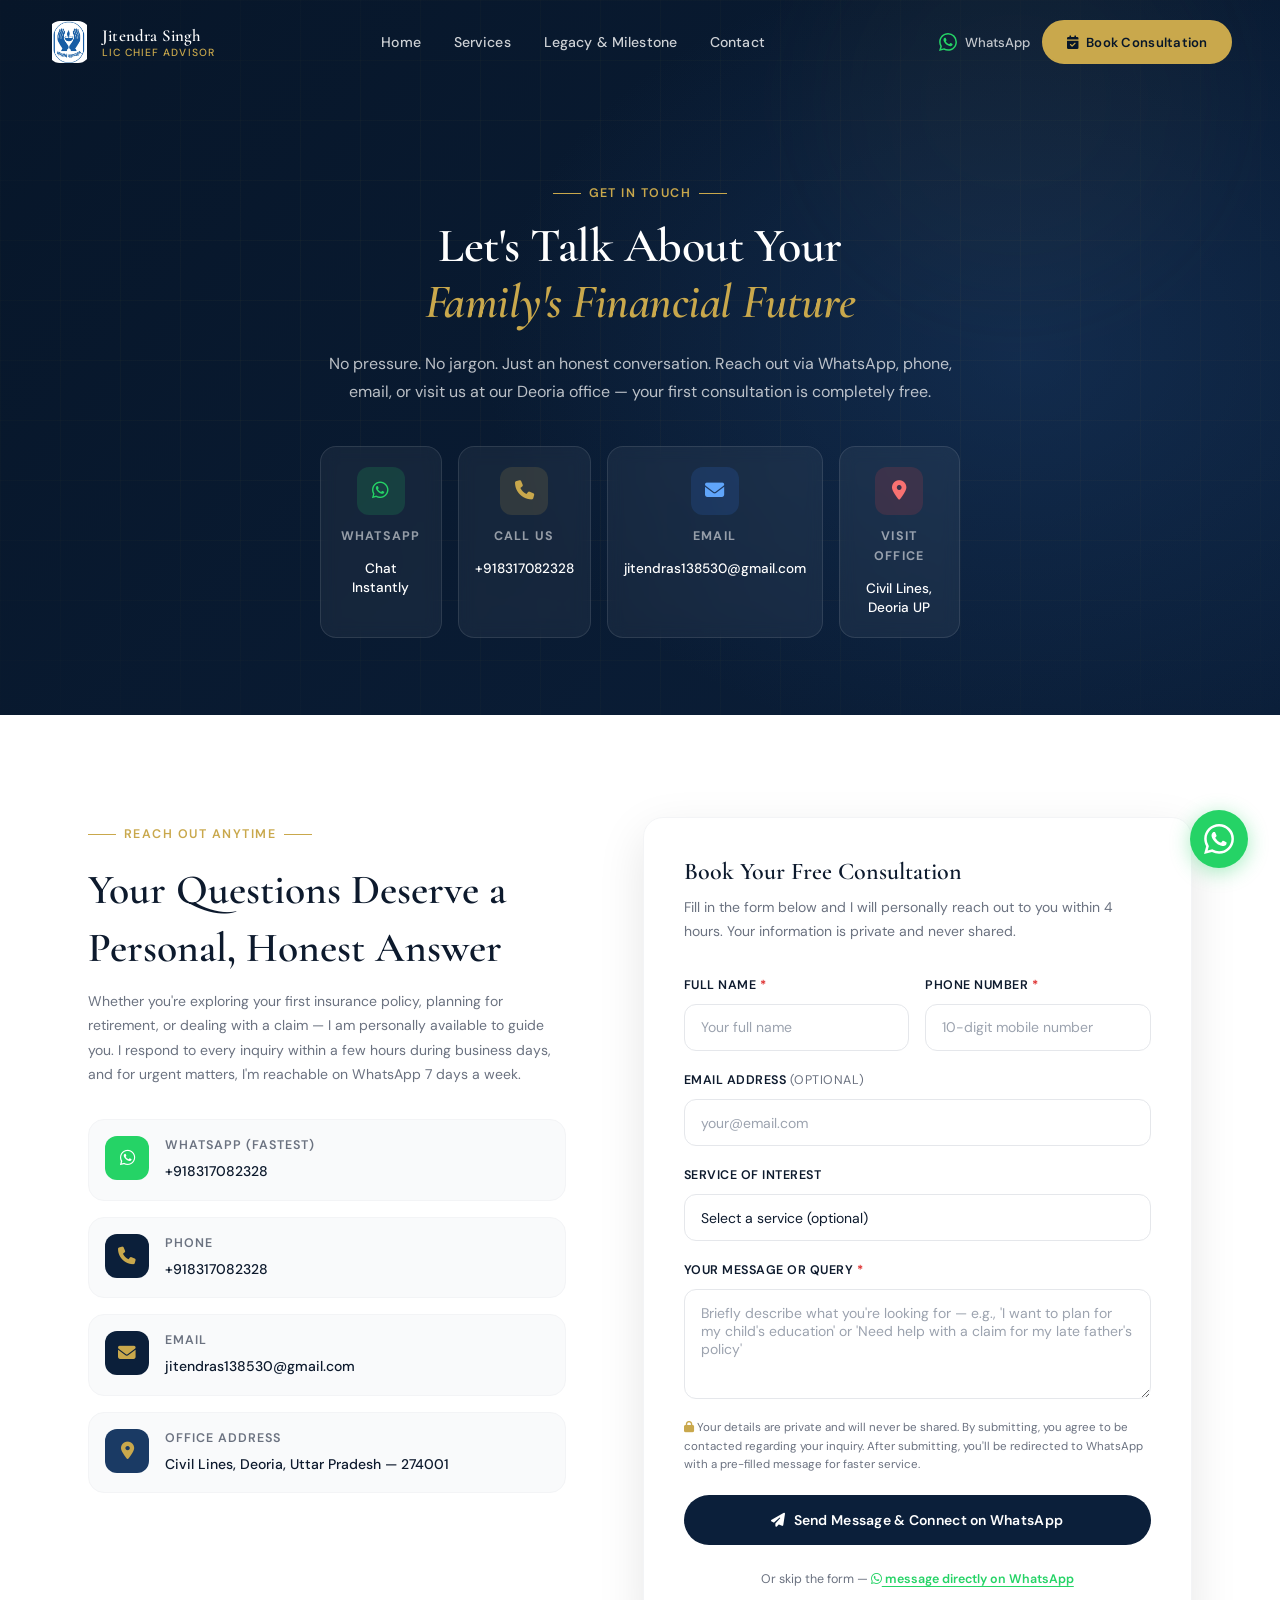
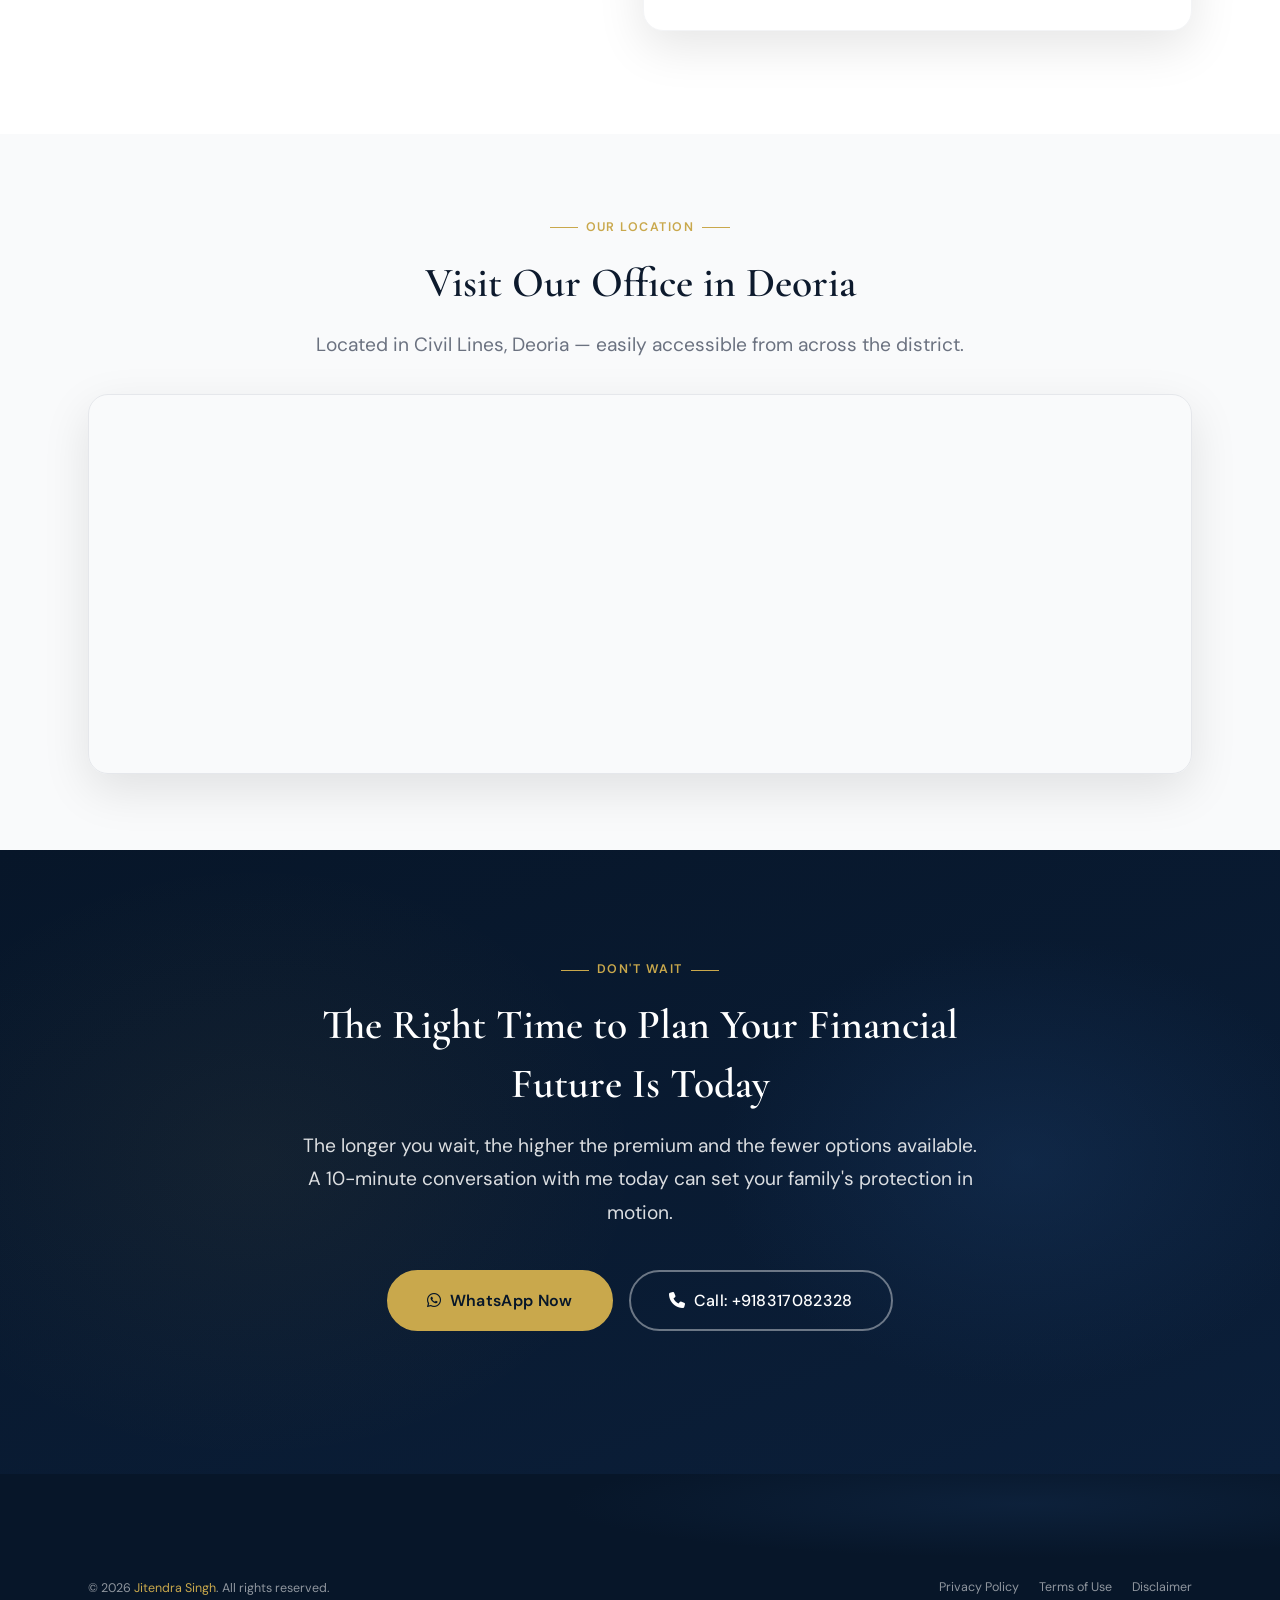
<file: pages/contact.html>
<!DOCTYPE html>
<html lang="en">
<head>
  <meta charset="UTF-8" />
  <meta name="viewport" content="width=device-width, initial-scale=1.0" />
  <meta http-equiv="X-UA-Compatible" content="IE=edge" />

  <title>Contact | Jitendra Singh — Book a Free Insurance Consultation, Deoria UP</title>
  <meta name="description" content="Book a free, no-obligation consultation with Jitendra Singh — Senior LIC Insurance Advisor in Deoria, Uttar Pradesh. Contact via WhatsApp, phone, email, or visit our office." />
  <meta name="robots" content="index, follow" />
  <link rel="canonical" href="https://www.jitendrasinghskarma.in/pages/contact.html" />

  <meta property="og:type" content="website" />
  <meta property="og:title" content="Contact Jitendra Singh — LIC Insurance Advisor Deoria" />
  <meta property="og:description" content="Book a free insurance or retirement planning consultation. WhatsApp, call, email or visit us in Deoria, UP." />
  <meta property="og:url" content="https://www.jitendrasinghskarma.in/pages/contact.html" />

  <!-- Local Business Schema -->
  <script type="application/ld+json">
  {
    "@context": "https://schema.org",
    "@type": "ContactPage",
    "name": "Contact Jitendra Singh — LIC Insurance Advisor",
    "url": "https://www.jitendrasinghskarma.in/pages/contact.html",
    "description": "Book a free insurance consultation with Senior LIC Chief Insurance Advisor in Deoria, UP.",
    "mainEntity": {
      "@type": "LocalBusiness",
      "name": "Jitendra Singh — LIC Insurance Advisor",
      "telephone": "+91-8317082328",
      "email": "jitendras138530@gmail.com",
      "address": {
        "@type": "PostalAddress",
        "streetAddress": "Civil Lines",
        "addressLocality": "Deoria",
        "addressRegion": "Uttar Pradesh",
        "postalCode": "274001",
        "addressCountry": "IN"
      },
      "openingHours": "Mo-Sa 09:00-18:00"
    }
  }
  </script>

  <!-- Fonts & Icons -->
  <link rel="preconnect" href="https://fonts.googleapis.com" />
  <link rel="preconnect" href="https://fonts.gstatic.com" crossorigin />
  <link href="https://fonts.googleapis.com/css2?family=Cormorant+Garamond:ital,wght@0,300;0,400;0,500;0,600;0,700;1,400;1,600&family=DM+Sans:ital,opsz,wght@0,9..40,300;0,9..40,400;0,9..40,500;0,9..40,600;1,9..40,400&display=swap" rel="stylesheet" />
  <link rel="stylesheet" href="https://cdnjs.cloudflare.com/ajax/libs/font-awesome/6.5.0/css/all.min.css" crossorigin="anonymous" referrerpolicy="no-referrer" />

  <!-- Stylesheets -->
  <link rel="stylesheet" href="../css/global.css" />
  <link rel="stylesheet" href="../css/navbar.css" />
  <link rel="stylesheet" href="../css/hero.css" />
  <link rel="stylesheet" href="../css/services.css" />
  <link rel="stylesheet" href="../css/contact.css" />
  <link rel="stylesheet" href="../css/responsive.css" />
</head>

<body>
  <a class="skip-link" href="#main">Skip to main content</a>

  <!-- ═══ NAVBAR ═══════════════════════════════════════════════ -->
  <header role="banner">
    <nav class="navbar" id="navbar" aria-label="Main navigation">
      <div class="navbar__inner">
        <a href="../index.html" class="navbar__logo" aria-label="Go to homepage">
          <div class="navbar__logo-icon" aria-hidden="true">RKS</div>
          <div class="navbar__logo-text">
            <span class="navbar__logo-name">Jitendra Singh</span>
            <span class="navbar__logo-tagline">LIC Chief Advisor</span>
          </div>
        </a>

        <ul class="navbar__menu" role="list">
          <li><a href="../index.html" class="navbar__link">Home</a></li>
          <li><a href="services.html" class="navbar__link">Services</a></li>
          <li><a href="legacy.html" class="navbar__link">Legacy &amp; Milestone</a></li>
          <li><a href="contact.html" class="navbar__link active" aria-current="page">Contact</a></li>
        </ul>

        <div class="navbar__cta">
          <a href="https://wa.me/918317082328" class="navbar__whatsapp" target="_blank" rel="noopener" aria-label="WhatsApp">
            <svg viewBox="0 0 24 24" aria-hidden="true"><path d="M17.472 14.382c-.297-.149-1.758-.867-2.03-.967-.273-.099-.471-.148-.67.15-.197.297-.767.966-.94 1.164-.173.199-.347.223-.644.075-.297-.15-1.255-.463-2.39-1.475-.883-.788-1.48-1.761-1.653-2.059-.173-.297-.018-.458.13-.606.134-.133.298-.347.446-.52.149-.174.198-.298.298-.497.099-.198.05-.371-.025-.52-.075-.149-.669-1.612-.916-2.207-.242-.579-.487-.5-.669-.51-.173-.008-.371-.01-.57-.01-.198 0-.52.074-.792.372-.272.297-1.04 1.016-1.04 2.479 0 1.462 1.065 2.875 1.213 3.074.149.198 2.096 3.2 5.077 4.487.709.306 1.262.489 1.694.625.712.227 1.36.195 1.871.118.571-.085 1.758-.719 2.006-1.413.248-.694.248-1.289.173-1.413-.074-.124-.272-.198-.57-.347m-5.421 7.403h-.004a9.87 9.87 0 01-5.031-1.378l-.361-.214-3.741.982.998-3.648-.235-.374a9.86 9.86 0 01-1.51-5.26c.001-5.45 4.436-9.884 9.888-9.884 2.64 0 5.122 1.03 6.988 2.898a9.825 9.825 0 012.893 6.994c-.003 5.45-4.437 9.884-9.885 9.884m8.413-18.297A11.815 11.815 0 0012.05 0C5.495 0 .16 5.335.157 11.892c0 2.096.547 4.142 1.588 5.945L.057 24l6.305-1.654a11.882 11.882 0 005.683 1.448h.005c6.554 0 11.89-5.335 11.893-11.893a11.821 11.821 0 00-3.48-8.413z"/></svg>
            WhatsApp
          </a>
          <a href="#form" class="btn btn--primary navbar__btn">
            <i class="fa-solid fa-calendar-check" aria-hidden="true"></i> Book Consultation
          </a>
        </div>

        <button class="navbar__hamburger" id="hamburger" aria-expanded="false" aria-controls="mobileMenu" aria-label="Open menu">
          <span class="hamburger-line"></span>
          <span class="hamburger-line"></span>
          <span class="hamburger-line"></span>
        </button>
      </div>
    </nav>

    <div class="navbar__mobile-menu" id="mobileMenu" aria-hidden="true" role="dialog" aria-label="Mobile navigation">
      <div class="mobile-menu__inner">
        <nav>
          <a href="../index.html" class="mobile-menu__link"><i class="fa-solid fa-house fa-fw"></i> Home</a>
          <a href="services.html" class="mobile-menu__link"><i class="fa-solid fa-shield-halved fa-fw"></i> Services</a>
          <a href="legacy.html" class="mobile-menu__link"><i class="fa-solid fa-trophy fa-fw"></i> Legacy &amp; Milestone</a>
          <a href="contact.html" class="mobile-menu__link active"><i class="fa-solid fa-envelope fa-fw"></i> Contact</a>
        </nav>
        <div class="mobile-menu__divider"></div>
        <div class="mobile-menu__cta-group">
          <a href="#form" class="btn btn--primary btn--lg" onclick="document.getElementById('mobileMenu').classList.remove('open')">
            <i class="fa-solid fa-calendar-check"></i> Book Free Consultation
          </a>
        </div>
        <div class="mobile-menu__contact-row">
          <a href="tel:+918317082328" class="mobile-menu__contact-item">
            <svg xmlns="http://www.w3.org/2000/svg" fill="none" viewBox="0 0 24 24" stroke="currentColor" stroke-width="1.5"><path stroke-linecap="round" stroke-linejoin="round" d="M2.25 6.75c0 8.284 6.716 15 15 15h2.25a2.25 2.25 0 002.25-2.25v-1.372c0-.516-.351-.966-.852-1.091l-4.423-1.106c-.44-.11-.902.055-1.173.417l-.97 1.293c-.282.376-.769.542-1.21.38a12.035 12.035 0 01-7.143-7.143c-.162-.441.004-.928.38-1.21l1.293-.97c.363-.271.527-.734.417-1.173L6.963 3.102a1.125 1.125 0 00-1.091-.852H4.5A2.25 2.25 0 002.25 4.5v2.25z" /></svg>
            <span>Call Now</span>
          </a>
          <a href="https://wa.me/918317082328" class="mobile-menu__contact-item" target="_blank" rel="noopener">
            <svg viewBox="0 0 24 24" fill="currentColor"><path d="M17.472 14.382c-.297-.149-1.758-.867-2.03-.967-.273-.099-.471-.148-.67.15-.197.297-.767.966-.94 1.164-.173.199-.347.223-.644.075-.297-.15-1.255-.463-2.39-1.475-.883-.788-1.48-1.761-1.653-2.059-.173-.297-.018-.458.13-.606.134-.133.298-.347.446-.52.149-.174.198-.298.298-.497.099-.198.05-.371-.025-.52-.075-.149-.669-1.612-.916-2.207-.242-.579-.487-.5-.669-.51-.173-.008-.371-.01-.57-.01-.198 0-.52.074-.792.372-.272.297-1.04 1.016-1.04 2.479 0 1.462 1.065 2.875 1.213 3.074.149.198 2.096 3.2 5.077 4.487.709.306 1.262.489 1.694.625.712.227 1.36.195 1.871.118.571-.085 1.758-.719 2.006-1.413.248-.694.248-1.289.173-1.413-.074-.124-.272-.198-.57-.347m-5.421 7.403h-.004a9.87 9.87 0 01-5.031-1.378l-.361-.214-3.741.982.998-3.648-.235-.374a9.86 9.86 0 01-1.51-5.26c.001-5.45 4.436-9.884 9.888-9.884 2.64 0 5.122 1.03 6.988 2.898a9.825 9.825 0 012.893 6.994c-.003 5.45-4.437 9.884-9.885 9.884m8.413-18.297A11.815 11.815 0 0012.05 0C5.495 0 .16 5.335.157 11.892c0 2.096.547 4.142 1.588 5.945L.057 24l6.305-1.654a11.882 11.882 0 005.683 1.448h.005c6.554 0 11.89-5.335 11.893-11.893a11.821 11.821 0 00-3.48-8.413z"/></svg>
            <span>WhatsApp</span>
          </a>
        </div>
      </div>
    </div>
  </header>

  <main id="main">

    <!-- ═══ PAGE HERO ════════════════════════════════════════════ -->
    <section class="contact-page-hero" aria-labelledby="contact-page-title">
      <div class="hero__bg">
        <div class="hero__gradient"></div>
        <div class="hero__grid" aria-hidden="true"></div>
        <div class="hero__orb hero__orb--1" aria-hidden="true" style="opacity:0.4"></div>
      </div>
      <div class="container">
        <div class="contact-page-hero__content">
          <span class="section-eyebrow" style="color:var(--gold);justify-content:center">Get In Touch</span>
          <h1 class="hero__headline" id="contact-page-title" style="font-size:clamp(1.9rem,4.5vw,3rem);text-align:center">
            Let's Talk About Your
            <em>Family's Financial Future</em>
          </h1>
          <p style="color:rgba(255,255,255,0.72);font-size:1rem;line-height:1.75;margin-top:1.25rem;text-align:center">
            No pressure. No jargon. Just an honest conversation. Reach out via WhatsApp, phone, email, or visit us at our Deoria office — your first consultation is completely free.
          </p>

          <!-- Quick contact method cards -->
          <div class="contact-methods" role="list" aria-label="Contact methods">

            <a href="https://wa.me/918317082328?text=Hello%20Jitendra Singh%20ji%2C%20I%20would%20like%20to%20book%20a%20consultation."
               class="contact-method-card" target="_blank" rel="noopener noreferrer" role="listitem">
              <div class="contact-method-card__icon contact-method-card__icon--whatsapp" aria-hidden="true">
                <i class="fa-brands fa-whatsapp"></i>
              </div>
              <div class="contact-method-card__label">WhatsApp</div>
              <div class="contact-method-card__value">Chat Instantly</div>
            </a>

            <a href="tel:+918317082328" class="contact-method-card" role="listitem">
              <div class="contact-method-card__icon contact-method-card__icon--phone" aria-hidden="true">
                <i class="fa-solid fa-phone"></i>
              </div>
              <div class="contact-method-card__label">Call Us</div>
              <div class="contact-method-card__value">+918317082328</div>
            </a>

            <a href="mailto:jitendras138530@gmail.com" class="contact-method-card" role="listitem">
              <div class="contact-method-card__icon contact-method-card__icon--email" aria-hidden="true">
                <i class="fa-solid fa-envelope"></i>
              </div>
              <div class="contact-method-card__label">Email</div>
              <div class="contact-method-card__value">jitendras138530@gmail.com</div>
            </a>

            <div class="contact-method-card" role="listitem" style="cursor:default">
              <div class="contact-method-card__icon contact-method-card__icon--visit" aria-hidden="true">
                <i class="fa-solid fa-location-dot"></i>
              </div>
              <div class="contact-method-card__label">Visit Office</div>
              <div class="contact-method-card__value">Civil Lines, Deoria UP</div>
            </div>

          </div>
        </div>
      </div>
    </section>

    <!-- ═══ MAIN CONTACT SECTION ══════════════════════════════════ -->
    <section class="contact-main" id="contact-section" aria-labelledby="contact-form-title">
      <div class="container">
        <div class="contact-main__grid">

          <!-- ── Left: Info Panel ─────────────────────────────── -->
          <div class="contact-info-panel" data-reveal="left">

            <div>
              <span class="section-eyebrow">Reach Out Anytime</span>
              <h2 class="contact-info-panel__heading">
                Your Questions Deserve a Personal, Honest Answer
              </h2>
              <p class="contact-info-panel__subtext">
                Whether you're exploring your first insurance policy, planning for retirement, or dealing with a claim — I am personally available to guide you. I respond to every inquiry within a few hours during business days, and for urgent matters, I'm reachable on WhatsApp 7 days a week.
              </p>
            </div>

            <!-- Trust signals
            <div class="contact-info-panel__trust" role="list" aria-label="Trust signals">
              <div class="trust-row" role="listitem">
                <div class="trust-row__icon" aria-hidden="true"><i class="fa-solid fa-shield-halved"></i></div>
                <span class="trust-row__text">IRDAI Registered &amp; LIC Authorized Advisor (25+ Years)</span>
              </div>
              <div class="trust-row" role="listitem">
                <div class="trust-row__icon" aria-hidden="true"><i class="fa-solid fa-lock"></i></div>
                <span class="trust-row__text">Your information is private and will never be shared or sold</span>
              </div>
              <div class="trust-row" role="listitem">
                <div class="trust-row__icon" aria-hidden="true"><i class="fa-solid fa-indian-rupee-sign"></i></div>
                <span class="trust-row__text">First consultation is always 100% free — no hidden charges</span>
              </div>
              <div class="trust-row" role="listitem">
                <div class="trust-row__icon" aria-hidden="true"><i class="fa-solid fa-reply"></i></div>
                <span class="trust-row__text">Guaranteed response within 4 hours on business days</span>
              </div>
            </div> -->

            <!-- Contact detail items -->
            <div class="contact-detail-list">

              <a href="https://wa.me/918317082328" class="contact__detail-item" target="_blank" rel="noopener noreferrer">
                <div class="contact__detail-icon" aria-hidden="true" style="background:#25D366;color:white">
                  <i class="fa-brands fa-whatsapp"></i>
                </div>
                <div class="contact__detail-body">
                  <span class="contact__detail-label">WhatsApp (Fastest)</span>
                  <span class="contact__detail-value">+918317082328</span>
                </div>
              </a>

              <a href="tel:+918317082328" class="contact__detail-item">
                <div class="contact__detail-icon" aria-hidden="true">
                  <i class="fa-solid fa-phone"></i>
                </div>
                <div class="contact__detail-body">
                  <span class="contact__detail-label">Phone</span>
                  <span class="contact__detail-value">+918317082328</span>
                </div>
              </a>

              <a href="mailto:jitendras138530@gmail.com" class="contact__detail-item">
                <div class="contact__detail-icon" aria-hidden="true">
                  <i class="fa-solid fa-envelope"></i>
                </div>
                <div class="contact__detail-body">
                  <span class="contact__detail-label">Email</span>
                  <span class="contact__detail-value">jitendras138530@gmail.com</span>
                </div>
              </a>

              <div class="contact__detail-item" style="cursor:default">
                <div class="contact__detail-icon" aria-hidden="true" style="background:var(--navy-light)">
                  <i class="fa-solid fa-location-dot"></i>
                </div>
                <div class="contact__detail-body">
                  <span class="contact__detail-label">Office Address</span>
                  <span class="contact__detail-value">Civil Lines, Deoria, Uttar Pradesh — 274001</span>
                </div>
              </div>

            </div>

            <!-- Working hours
            <div class="working-hours" aria-label="Office hours">
              <div class="working-hours__title">
                <i class="fa-solid fa-clock" aria-hidden="true"></i>
                Office Hours
              </div>
              <div class="working-hours__rows">
                <div class="hours-row">
                  <span class="hours-row__day">Monday – Friday</span>
                  <span class="hours-row__time">9:00 AM – 6:00 PM</span>
                </div>
                <div class="hours-row">
                  <span class="hours-row__day">Saturday</span>
                  <span class="hours-row__time">9:00 AM – 3:00 PM</span>
                </div>
                <div class="hours-row">
                  <span class="hours-row__day">Sunday</span>
                  <span class="hours-row__time hours-row__time--closed">By Appointment Only</span>
                </div>
              </div>
              <div class="hours-note">
                <i class="fa-brands fa-whatsapp" aria-hidden="true"></i>
                WhatsApp is available 7 days for urgent claim matters
              </div>
            </div> -->

          </div>

          <!-- ── Right: Contact Form ───────────────────────────── -->
          <div class="contact-form-panel" data-reveal="right" id="form">
            <div class="contact__form-wrap">

              <h2 class="contact-form__title" id="contact-form-title">Book Your Free Consultation</h2>
              <p class="contact-form__subtitle">
                Fill in the form below and I will personally reach out to you within 4 hours.
                Your information is private and never shared.
              </p>

              <!-- Form body -->
              <div id="formBody">
                <form id="contactForm" novalidate aria-label="Contact form">

                  <div class="form-group--row">
                    <div class="form-group">
                      <label for="fullname">Full Name <span aria-hidden="true" style="color:#DC2626">*</span></label>
                      <input
                        type="text"
                        id="fullname"
                        name="fullname"
                        placeholder="Your full name"
                        autocomplete="name"
                        required
                        aria-required="true"
                        aria-describedby="fullname-error"
                      />
                      <span class="form-group__error" id="fullname-error" role="alert"></span>
                    </div>
                    <div class="form-group">
                      <label for="phone">Phone Number <span aria-hidden="true" style="color:#DC2626">*</span></label>
                      <input
                        type="tel"
                        id="phone"
                        name="phone"
                        placeholder="10-digit mobile number"
                        autocomplete="tel"
                        required
                        aria-required="true"
                        inputmode="numeric"
                        maxlength="10"
                        aria-describedby="phone-error"
                      />
                      <span class="form-group__error" id="phone-error" role="alert"></span>
                    </div>
                  </div>

                  <div class="form-group">
                    <label for="email">Email Address <span style="color:var(--text-muted);font-weight:400;font-size:var(--fs-xs)">(Optional)</span></label>
                    <input
                      type="email"
                      id="email"
                      name="email"
                      placeholder="your@email.com"
                      autocomplete="email"
                      aria-describedby="email-error"
                    />
                    <span class="form-group__error" id="email-error" role="alert"></span>
                  </div>

                  <div class="form-group">
                    <label for="service">Service of Interest</label>
                    <select id="service" name="service" aria-label="Select a service">
                      <option value="" disabled selected>Select a service (optional)</option>
                      <option value="life-insurance">Life Insurance</option>
                      <option value="term-plan">Term Insurance Plan</option>
                      <option value="child-plan">Child Plan</option>
                      <option value="pension-retirement">Pension &amp; Retirement Plan</option>
                      <option value="money-back">Money Back Plan</option>
                      <option value="endowment">Endowment Plan</option>
                      <option value="tax-saving">Tax Saving Plan (80C)</option>
                      <option value="claim-assistance">Claim Assistance</option>
                      <option value="financial-consultation">Financial Consultation</option>
                      <option value="policy-review">Existing Policy Review</option>
                      <option value="other">Other / Not Sure</option>
                    </select>
                  </div>

                  <div class="form-group">
                    <label for="message">Your Message or Query <span aria-hidden="true" style="color:#DC2626">*</span></label>
                    <textarea
                      id="message"
                      name="message"
                      rows="4"
                      placeholder="Briefly describe what you're looking for — e.g., 'I want to plan for my child's education' or 'Need help with a claim for my late father's policy'"
                      required
                      aria-required="true"
                      aria-describedby="message-error"
                    ></textarea>
                    <span class="form-group__error" id="message-error" role="alert"></span>
                  </div>

                  <!-- Privacy note -->
                  <p style="font-size:0.72rem;color:var(--text-muted);margin-bottom:1.25rem;line-height:1.6">
                    <i class="fa-solid fa-lock" aria-hidden="true" style="color:var(--gold)"></i>
                    Your details are private and will never be shared. By submitting, you agree to be contacted regarding your inquiry. After submitting, you'll be redirected to WhatsApp with a pre-filled message for faster service.
                  </p>

                  <button type="submit" class="form-submit-btn" aria-label="Send message and open WhatsApp">
                    <i class="fa-solid fa-paper-plane" aria-hidden="true"></i>
                    Send Message &amp; Connect on WhatsApp
                  </button>

                  <!-- Alternative: Direct WhatsApp -->
                  <div style="margin-top:1.25rem;text-align:center">
                    <span style="font-size:var(--fs-xs);color:var(--text-muted)">Or skip the form — </span>
                    <a href="https://wa.me/918317082328?text=Hello%20Jitendra Singh%20ji%2C%20I%20would%20like%20a%20free%20consultation."
                       target="_blank" rel="noopener"
                       style="font-size:var(--fs-xs);font-weight:600;color:#25D366;text-decoration:underline;text-underline-offset:3px">
                      <i class="fa-brands fa-whatsapp" aria-hidden="true"></i>
                      message directly on WhatsApp
                    </a>
                  </div>

                </form>
              </div>

              <!-- Success state (hidden by default) -->
              <div class="form-success" id="formSuccess" role="alert" aria-live="polite">
                <div class="form-success__icon" aria-hidden="true">
                  <i class="fa-solid fa-circle-check"></i>
                </div>
                <h3 style="font-family:var(--font-display);font-size:1.4rem;color:var(--text-primary)">
                  Message Sent Successfully!
                </h3>
                <p style="font-size:var(--fs-sm);color:var(--text-muted);text-align:center;line-height:1.7">
                  Thank you for reaching out. Your WhatsApp chat should have opened with a pre-filled message. I will personally respond within 4 hours during business days.
                </p>
                <div style="display:flex;flex-direction:column;gap:0.75rem;width:100%;margin-top:0.5rem">
                  <a href="https://wa.me/918317082328" target="_blank" rel="noopener"
                     class="btn btn--primary" style="width:100%;justify-content:center">
                    <i class="fa-brands fa-whatsapp"></i> Open WhatsApp Chat
                  </a>
                  <a href="tel:+918317082328" class="btn btn--outline-navy" style="width:100%;justify-content:center">
                    <i class="fa-solid fa-phone"></i> Call Directly:8317082328
                  </a>
                </div>
                <button onclick="document.getElementById('formSuccess').style.display='none';document.getElementById('formBody').style.display='block';"
                        style="font-size:var(--fs-xs);color:var(--text-muted);text-decoration:underline;background:none;border:none;cursor:pointer;margin-top:0.5rem">
                  Send another message
                </button>
              </div>

            </div>
          </div>

        </div>
      </div>
    </section>

    <!-- ═══ MAP SECTION ══════════════════════════════════════════ -->
     <section class="contact-map-section" aria-labelledby="map-title">
       <div class="container">
         <div class="section-header" data-reveal style="margin-bottom:var(--space-8)">
           <span class="section-eyebrow">Our Location</span>
           <h2 class="section-title" id="map-title">Visit Our Office in Deoria</h2>
           <p class="section-subtitle">Located in Civil Lines, Deoria — easily accessible from across the district.</p>
         </div>

         <div class="contact-map" data-reveal>
           <iframe
             src="https://www.google.com/maps/embed?pb=!1m18!1m12!1m3!1d3564.532546556584!2d83.77651!3d26.502519!2m3!1f0!2f0!3f0!3m2!1i1024!2i768!4f13.1!3m3!1m2!1s0x398e1f0c0000001%3A0x1234567890abc!2sCivil%20Lines%2C%20Deoria%2C%20Uttar%20Pradesh%20274001%2C%20India!5e0!3m2!1sen!2sin!4v1234567890"
             width="100%" height="380" style="border:0" allowfullscreen="" loading="lazy"
             referrerpolicy="no-referrer-when-downgrade"
             title="Office location on Google Maps">
           </iframe>
         </div>
       </div>
     </section>

    <!-- ═══ FINAL CTA ════════════════════════════════════════════ -->
    <section class="cta-section section" aria-labelledby="contact-cta-title">
      <div class="container">
        <div class="cta-section__inner" data-reveal>
          <span class="section-eyebrow" style="justify-content:center">Don't Wait</span>
          <h2 class="cta-section__title" id="contact-cta-title">
            The Right Time to Plan Your Financial Future Is Today
          </h2>
          <p class="cta-section__text">
            The longer you wait, the higher the premium and the fewer options available. A 10-minute conversation with me today can set your family's protection in motion.
          </p>
          <div class="cta-section__buttons">
            <a href="https://wa.me/918317082328?text=Hello%20Jitendra Singh%20ji%2C%20I%20want%20to%20discuss%20my%20financial%20protection%20options."
               class="btn btn--primary btn--lg" target="_blank" rel="noopener">
              <i class="fa-brands fa-whatsapp" aria-hidden="true"></i>
             WhatsApp Now
            </a>
            <a href="tel:+918317082328" class="btn btn--outline btn--lg">
              <i class="fa-solid fa-phone" aria-hidden="true"></i>
              Call: +918317082328
            </a>
          </div>
        </div>
      </div>
    </section>

  </main>

  <!-- ═══ FOOTER ═══════════════════════════════════════════════ -->
  <footer class="footer" role="contentinfo">
    <div class="container">
      <div class="footer__bottom">
        <p class="footer__copyright">
          &copy; 2026 <span>Jitendra Singh</span>. All rights reserved.
        </p>
        <nav aria-label="Legal links">
          <div class="footer__legal-links">
            <a href="privacy.html" class="footer__legal-link">Privacy Policy</a>
            <a href="terms.html" class="footer__legal-link">Terms of Use</a>
            <a href="disclaimer.html" class="footer__legal-link">Disclaimer</a>
          </div>
        </nav>
      </div>
    </div>
  </footer>

  <!-- Floating WhatsApp -->
  <a href="https://wa.me/918317082328?text=Hello%20Jitendra%20ji%2C%20I%20would%20like%20to%20book%20a%20free%20consultation."
     class="whatsapp-float" target="_blank" rel="noopener noreferrer"
     aria-label="Chat on WhatsApp">
    <svg viewBox="0 0 24 24" aria-hidden="true">
      <path d="M17.472 14.382c-.297-.149-1.758-.867-2.03-.967-.273-.099-.471-.148-.67.15-.197.297-.767.966-.94 1.164-.173.199-.347.223-.644.075-.297-.15-1.255-.463-2.39-1.475-.883-.788-1.48-1.761-1.653-2.059-.173-.297-.018-.458.13-.606.134-.133.298-.347.446-.52.149-.174.198-.298.298-.497.099-.198.05-.371-.025-.52-.075-.149-.669-1.612-.916-2.207-.242-.579-.487-.5-.669-.51-.173-.008-.371-.01-.57-.01-.198 0-.52.074-.792.372-.272.297-1.04 1.016-1.04 2.479 0 1.462 1.065 2.875 1.213 3.074.149.198 2.096 3.2 5.077 4.487.709.306 1.262.489 1.694.625.712.227 1.36.195 1.871.118.571-.085 1.758-.719 2.006-1.413.248-.694.248-1.289.173-1.413-.074-.124-.272-.198-.57-.347m-5.421 7.403h-.004a9.87 9.87 0 01-5.031-1.378l-.361-.214-3.741.982.998-3.648-.235-.374a9.86 9.86 0 01-1.51-5.26c.001-5.45 4.436-9.884 9.888-9.884 2.64 0 5.122 1.03 6.988 2.898a9.825 9.825 0 012.893 6.994c-.003 5.45-4.437 9.884-9.885 9.884m8.413-18.297A11.815 11.815 0 0012.05 0C5.495 0 .16 5.335.157 11.892c0 2.096.547 4.142 1.588 5.945L.057 24l6.305-1.654a11.882 11.882 0 005.683 1.448h.005c6.554 0 11.89-5.335 11.893-11.893a11.821 11.821 0 00-3.48-8.413z"/>
    </svg>
  </a>

  <script src="../js/scroll.js" defer></script>
  <script src="../js/navbar.js" defer></script>
  <script src="../js/animations.js" defer></script>
  <!-- ─── Mobile Bottom CTA Bar ──────────────────────────── -->
  <nav class="mobile-cta-bar" aria-label="Quick contact actions">
    <a href="tel:+918317082328" class="mobile-cta-bar__btn mobile-cta-bar__btn--call" aria-label="Call Jitendra Singh">
      <i class="fa-solid fa-phone" aria-hidden="true"></i>
      <span>Call</span>
    </a>
    <a href="https://wa.me/918317082328?text=Hello%20Jitendra%20ji%2C%20I%20would%20like%20to%20book%20a%20free%20consultation." class="mobile-cta-bar__btn mobile-cta-bar__btn--whatsapp" target="_blank" rel="noopener noreferrer" aria-label="Chat with Jitendra Singh on WhatsApp">
      <i class="fa-brands fa-whatsapp" aria-hidden="true"></i>
      <span>WhatsApp</span>
    </a>
    <a href="#form" class="mobile-cta-bar__btn mobile-cta-bar__btn--consult" aria-label="Book a free consultation">
      <i class="fa-solid fa-calendar-check" aria-hidden="true"></i>
      <span>Book</span>
    </a>
  </nav>

  <script src="../js/contact.js" defer></script>
</body>
</html>
</file>
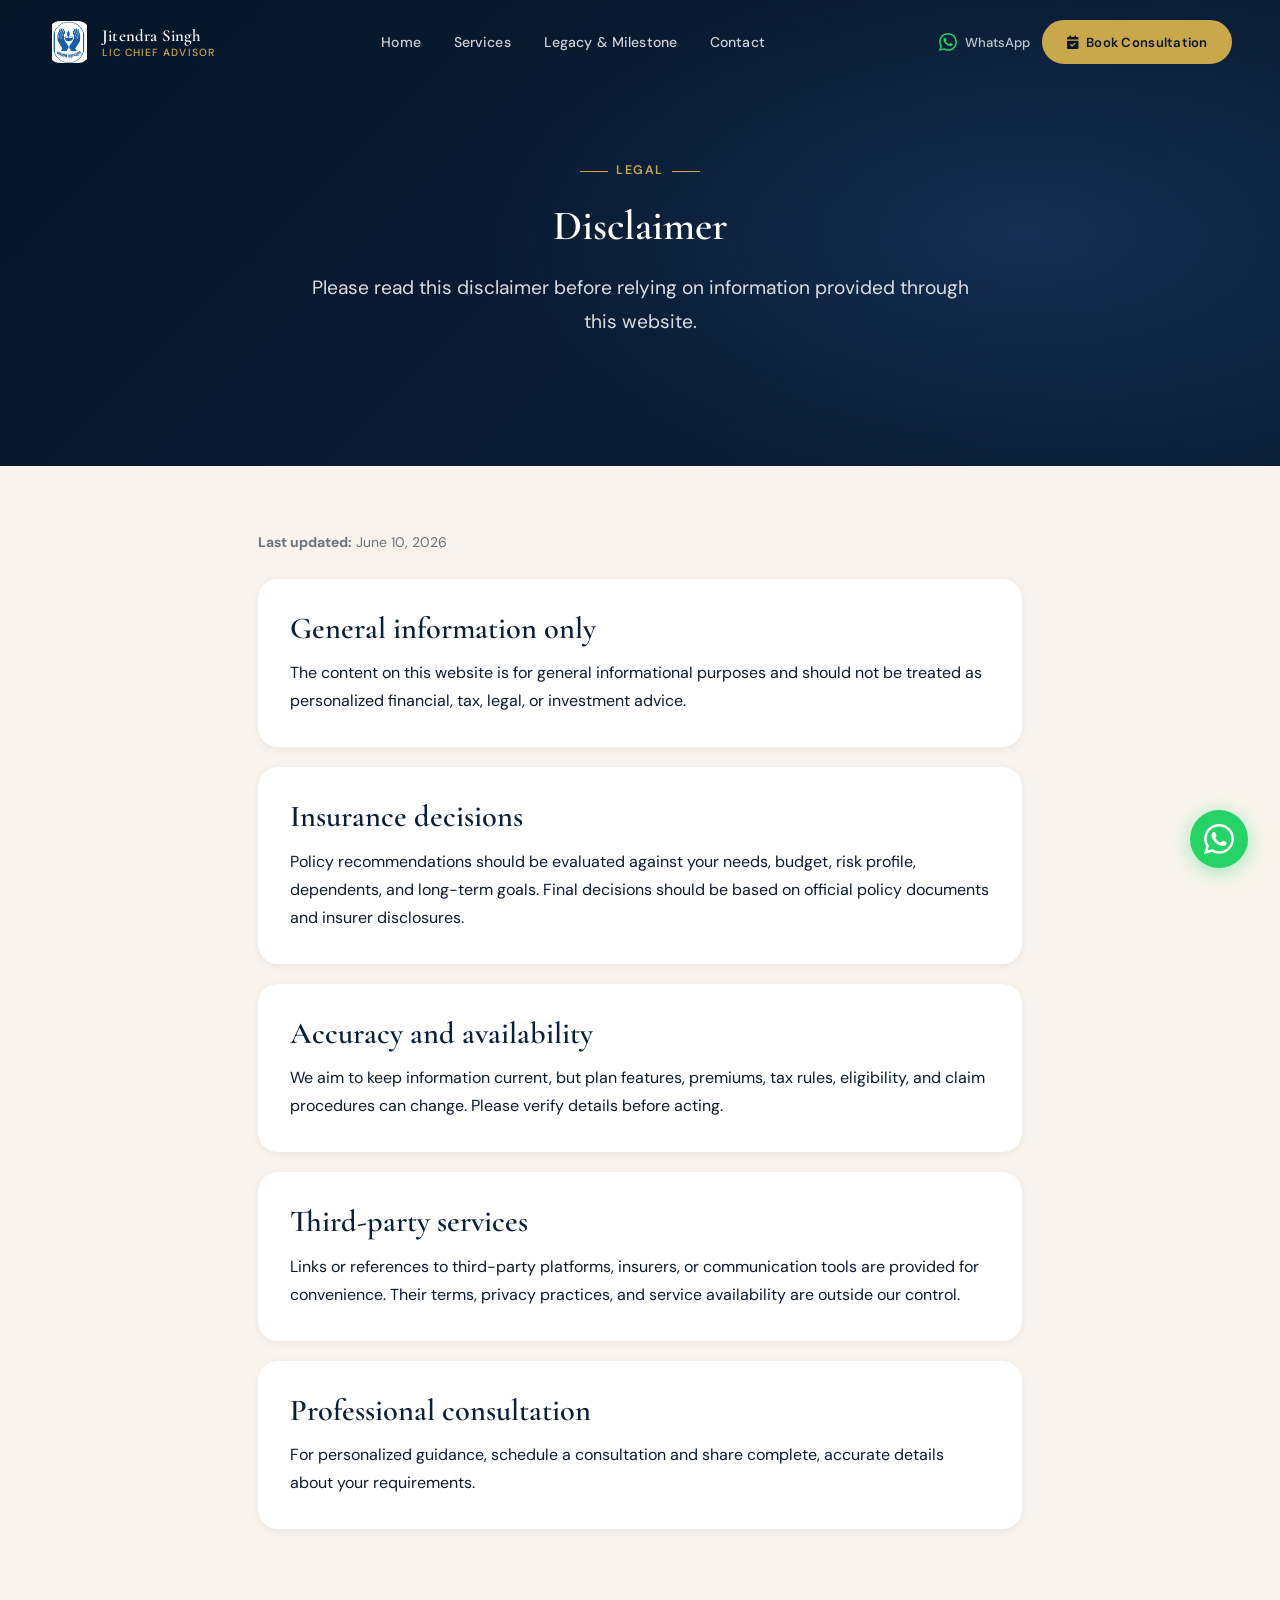
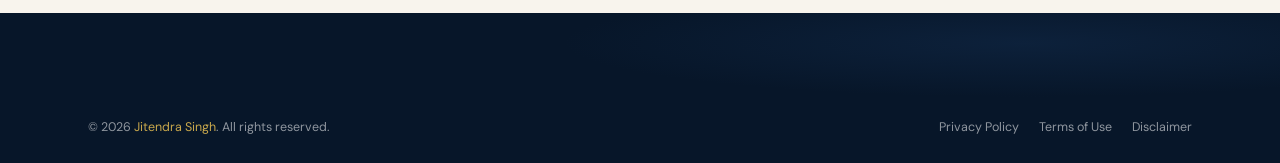
<file: pages/disclaimer.html>
<!DOCTYPE html>
<html lang="en">
<head>
  <meta charset="UTF-8" />
  <meta name="viewport" content="width=device-width, initial-scale=1.0" />
  <meta http-equiv="X-UA-Compatible" content="IE=edge" />
  <title>Disclaimer | Jitendra Singh — LIC Insurance Advisor</title>
  <meta name="description" content="Important disclaimer for insurance and financial planning information provided by Jitendra Singh LIC Insurance Advisor." />
  <meta name="robots" content="index, follow" />

  <link rel="preconnect" href="https://fonts.googleapis.com" />
  <link rel="preconnect" href="https://fonts.gstatic.com" crossorigin />
  <link href="https://fonts.googleapis.com/css2?family=Cormorant+Garamond:ital,wght@0,300;0,400;0,500;0,600;0,700;1,400;1,600&family=DM+Sans:ital,opsz,wght@0,9..40,300;0,9..40,400;0,9..40,500;0,9..40,600;1,9..40,400&display=swap" rel="stylesheet" />
  <link rel="stylesheet" href="https://cdnjs.cloudflare.com/ajax/libs/font-awesome/6.5.0/css/all.min.css" crossorigin="anonymous" referrerpolicy="no-referrer" />

  <link rel="stylesheet" href="../css/global.css" />
  <link rel="stylesheet" href="../css/navbar.css" />
  <link rel="stylesheet" href="../css/hero.css" />
  <link rel="stylesheet" href="../css/services.css" />
  <link rel="stylesheet" href="../css/responsive.css" />
</head>
<body>
  <a class="skip-link" href="#main">Skip to main content</a>

  <header role="banner">
    <nav class="navbar" id="navbar" aria-label="Main navigation">
      <div class="navbar__inner">
        <a href="../index.html" class="navbar__logo" aria-label="Go to homepage">
          <div class="navbar__logo-icon" aria-hidden="true">RKS</div>
          <div class="navbar__logo-text">
            <span class="navbar__logo-name">Jitendra Singh</span>
            <span class="navbar__logo-tagline">LIC Chief Advisor</span>
          </div>
        </a>

        <ul class="navbar__menu" role="list">
          <li><a href="../index.html" class="navbar__link">Home</a></li>
          <li><a href="services.html" class="navbar__link">Services</a></li>
          <li><a href="legacy.html" class="navbar__link">Legacy &amp; Milestone</a></li>
          <li><a href="contact.html" class="navbar__link">Contact</a></li>
        </ul>

        <div class="navbar__cta">
          <a href="https://wa.me/918317082328" class="navbar__whatsapp" target="_blank" rel="noopener" aria-label="WhatsApp">
            <svg viewBox="0 0 24 24" aria-hidden="true"><path d="M17.472 14.382c-.297-.149-1.758-.867-2.03-.967-.273-.099-.471-.148-.67.15-.197.297-.767.966-.94 1.164-.173.199-.347.223-.644.075-.297-.15-1.255-.463-2.39-1.475-.883-.788-1.48-1.761-1.653-2.059-.173-.297-.018-.458.13-.606.134-.133.298-.347.446-.52.149-.174.198-.298.298-.497.099-.198.05-.371-.025-.52-.075-.149-.669-1.612-.916-2.207-.242-.579-.487-.5-.669-.51-.173-.008-.371-.01-.57-.01-.198 0-.52.074-.792.372-.272.297-1.04 1.016-1.04 2.479 0 1.462 1.065 2.875 1.213 3.074.149.198 2.096 3.2 5.077 4.487.709.306 1.262.489 1.694.625.712.227 1.36.195 1.871.118.571-.085 1.758-.719 2.006-1.413.248-.694.248-1.289.173-1.413-.074-.124-.272-.198-.57-.347m-5.421 7.403h-.004a9.87 9.87 0 01-5.031-1.378l-.361-.214-3.741.982.998-3.648-.235-.374a9.86 9.86 0 01-1.51-5.26c.001-5.45 4.436-9.884 9.888-9.884 2.64 0 5.122 1.03 6.988 2.898a9.825 9.825 0 012.893 6.994c-.003 5.45-4.437 9.884-9.885 9.884m8.413-18.297A11.815 11.815 0 0012.05 0C5.495 0 .16 5.335.157 11.892c0 2.096.547 4.142 1.588 5.945L.057 24l6.305-1.654a11.882 11.882 0 005.683 1.448h.005c6.554 0 11.89-5.335 11.893-11.893a11.821 11.821 0 00-3.48-8.413z"/></svg>
            WhatsApp
          </a>
          <a href="contact.html" class="btn btn--primary navbar__btn">
            <i class="fa-solid fa-calendar-check" aria-hidden="true"></i> Book Consultation
          </a>
        </div>

        <button class="navbar__hamburger" id="hamburger" aria-expanded="false" aria-controls="mobileMenu" aria-label="Open menu">
          <span class="hamburger-line"></span>
          <span class="hamburger-line"></span>
          <span class="hamburger-line"></span>
        </button>
      </div>
    </nav>

    <div class="navbar__mobile-menu" id="mobileMenu" aria-hidden="true" role="dialog" aria-label="Mobile navigation">
      <div class="mobile-menu__inner">
        <nav>
          <a href="../index.html" class="mobile-menu__link"><i class="fa-solid fa-house fa-fw"></i> Home</a>
          <a href="services.html" class="mobile-menu__link"><i class="fa-solid fa-shield-halved fa-fw"></i> Services</a>
          <a href="legacy.html" class="mobile-menu__link"><i class="fa-solid fa-trophy fa-fw"></i> Legacy &amp; Milestone</a>
          <a href="contact.html" class="mobile-menu__link"><i class="fa-solid fa-envelope fa-fw"></i> Contact</a>
        </nav>
        <div class="mobile-menu__divider"></div>
        <div class="mobile-menu__cta-group">
          <a href="contact.html" class="btn btn--primary btn--lg"><i class="fa-solid fa-calendar-check"></i> Book Free Consultation</a>
        </div>
      </div>
    </div>
  </header>

  <main id="main">
    <section class="page-hero legal-hero" aria-labelledby="legal-title">
      <div class="container page-hero__content">
        <span class="section-eyebrow">Legal</span>
        <h1 id="legal-title" class="section-title section-title--light">Disclaimer</h1>
        <p class="section-subtitle section-subtitle--light">Please read this disclaimer before relying on information provided through this website.</p>
      </div>
    </section>

    <section class="section section--cream legal-content-section">
      <div class="container legal-content">
        <p class="legal-updated"><strong>Last updated:</strong> June 10, 2026</p>
        <article class="legal-card">
          <h2>General information only</h2>
          <p>The content on this website is for general informational purposes and should not be treated as personalized financial, tax, legal, or investment advice.</p>
        </article>
        <article class="legal-card">
          <h2>Insurance decisions</h2>
          <p>Policy recommendations should be evaluated against your needs, budget, risk profile, dependents, and long-term goals. Final decisions should be based on official policy documents and insurer disclosures.</p>
        </article>
        <article class="legal-card">
          <h2>Accuracy and availability</h2>
          <p>We aim to keep information current, but plan features, premiums, tax rules, eligibility, and claim procedures can change. Please verify details before acting.</p>
        </article>
        <article class="legal-card">
          <h2>Third-party services</h2>
          <p>Links or references to third-party platforms, insurers, or communication tools are provided for convenience. Their terms, privacy practices, and service availability are outside our control.</p>
        </article>
        <article class="legal-card">
          <h2>Professional consultation</h2>
          <p>For personalized guidance, schedule a consultation and share complete, accurate details about your requirements.</p>
        </article>
      </div>
    </section>
  </main>

  <footer class="footer" role="contentinfo">
    <div class="container">
      <div class="footer__bottom">
        <p class="footer__copyright">&copy; 2026 <span>Jitendra Singh</span>. All rights reserved.</p>
        <nav aria-label="Legal links">
          <div class="footer__legal-links">
            <a href="privacy.html" class="footer__legal-link">Privacy Policy</a>
            <a href="terms.html" class="footer__legal-link">Terms of Use</a>
            <a href="disclaimer.html" class="footer__legal-link">Disclaimer</a>
          </div>
        </nav>
      </div>
    </div>
  </footer>

  <a href="https://wa.me/918317082328" class="whatsapp-float" target="_blank" rel="noopener" aria-label="WhatsApp">
    <svg viewBox="0 0 24 24" aria-hidden="true"><path d="M17.472 14.382c-.297-.149-1.758-.867-2.03-.967-.273-.099-.471-.148-.67.15-.197.297-.767.966-.94 1.164-.173.199-.347.223-.644.075-.297-.15-1.255-.463-2.39-1.475-.883-.788-1.48-1.761-1.653-2.059-.173-.297-.018-.458.13-.606.134-.133.298-.347.446-.52.149-.174.198-.298.298-.497.099-.198.05-.371-.025-.52-.075-.149-.669-1.612-.916-2.207-.242-.579-.487-.5-.669-.51-.173-.008-.371-.01-.57-.01-.198 0-.52.074-.792.372-.272.297-1.04 1.016-1.04 2.479 0 1.462 1.065 2.875 1.213 3.074.149.198 2.096 3.2 5.077 4.487.709.306 1.262.489 1.694.625.712.227 1.36.195 1.871.118.571-.085 1.758-.719 2.006-1.413.248-.694.248-1.289.173-1.413-.074-.124-.272-.198-.57-.347m-5.421 7.403h-.004a9.87 9.87 0 01-5.031-1.378l-.361-.214-3.741.982.998-3.648-.235-.374a9.86 9.86 0 01-1.51-5.26c.001-5.45 4.436-9.884 9.888-9.884 2.64 0 5.122 1.03 6.988 2.898a9.825 9.825 0 012.893 6.994c-.003 5.45-4.437 9.884-9.885 9.884m8.413-18.297A11.815 11.815 0 0012.05 0C5.495 0 .16 5.335.157 11.892c0 2.096.547 4.142 1.588 5.945L.057 24l6.305-1.654a11.882 11.882 0 005.683 1.448h.005c6.554 0 11.89-5.335 11.893-11.893a11.821 11.821 0 00-3.48-8.413z"/></svg>
  </a>

  <script src="../js/scroll.js" defer></script>
  <script src="../js/navbar.js" defer></script>
</body>
</html>
</file>
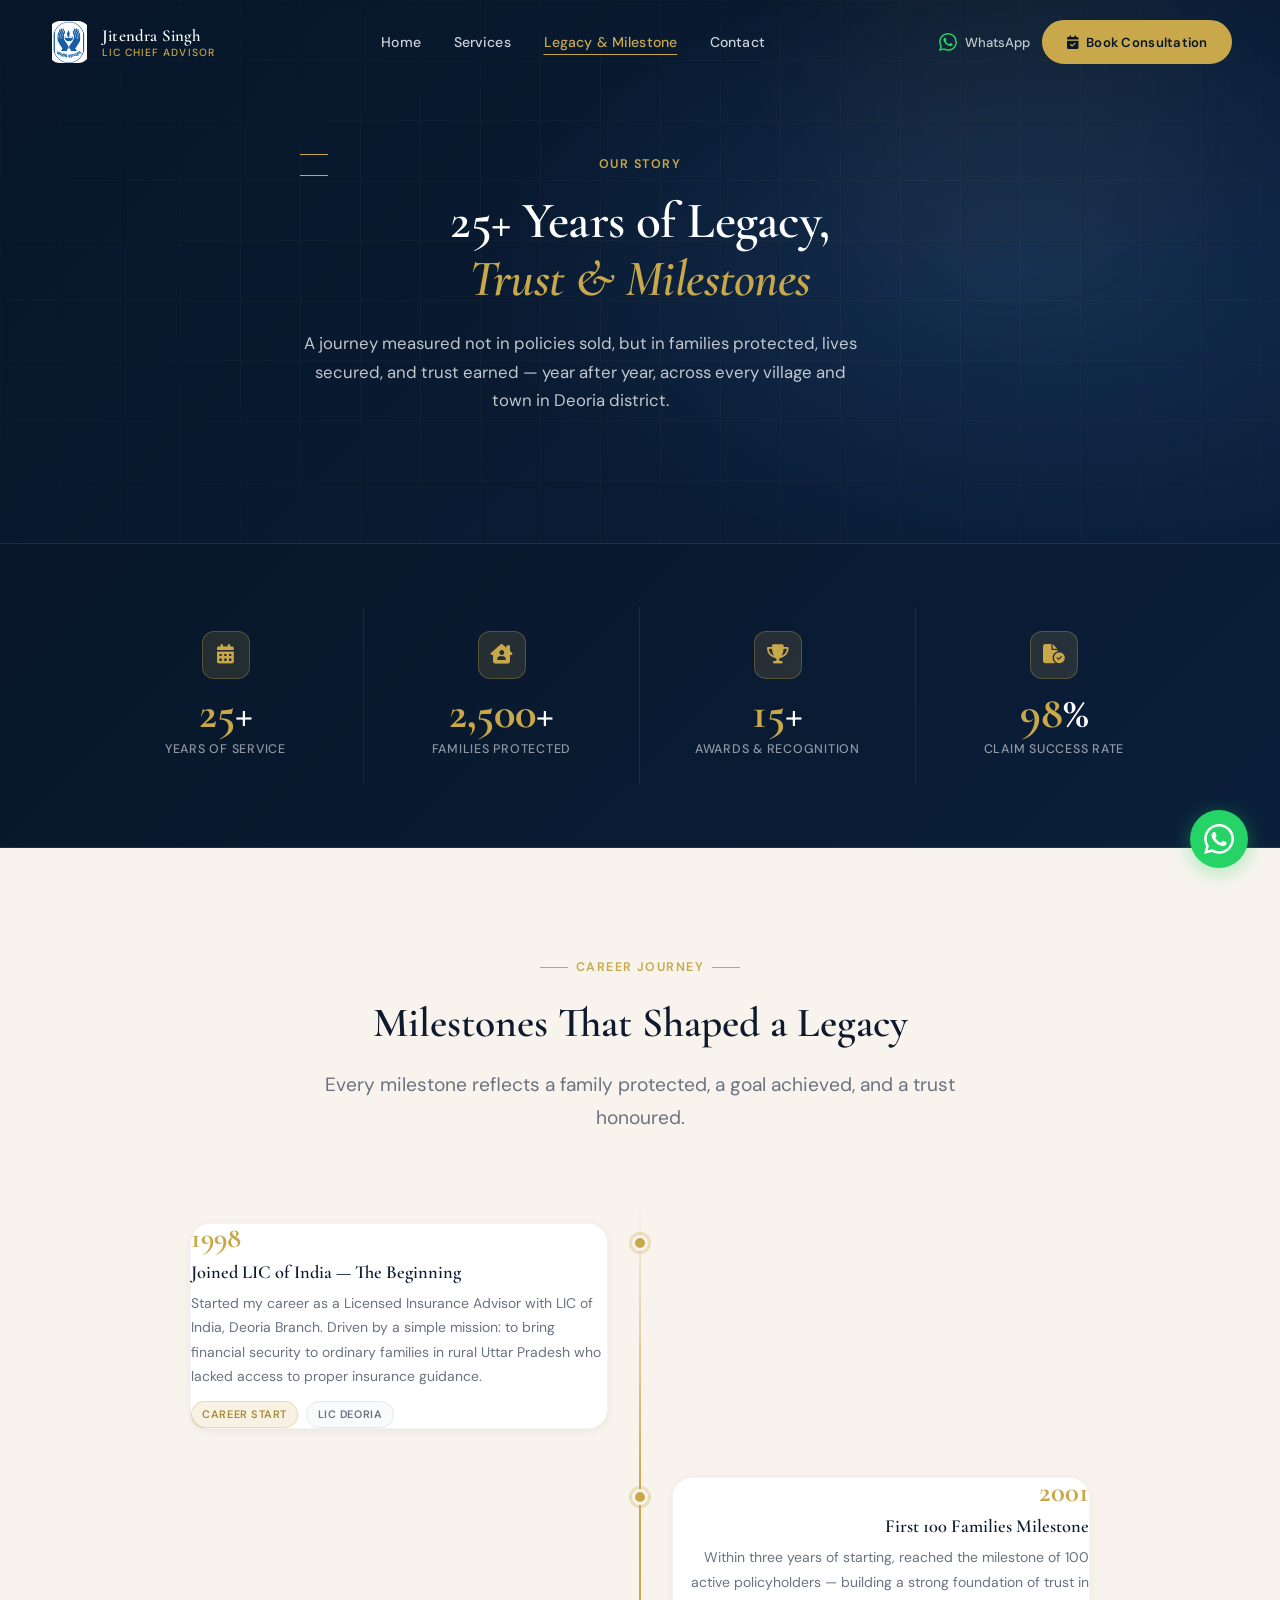
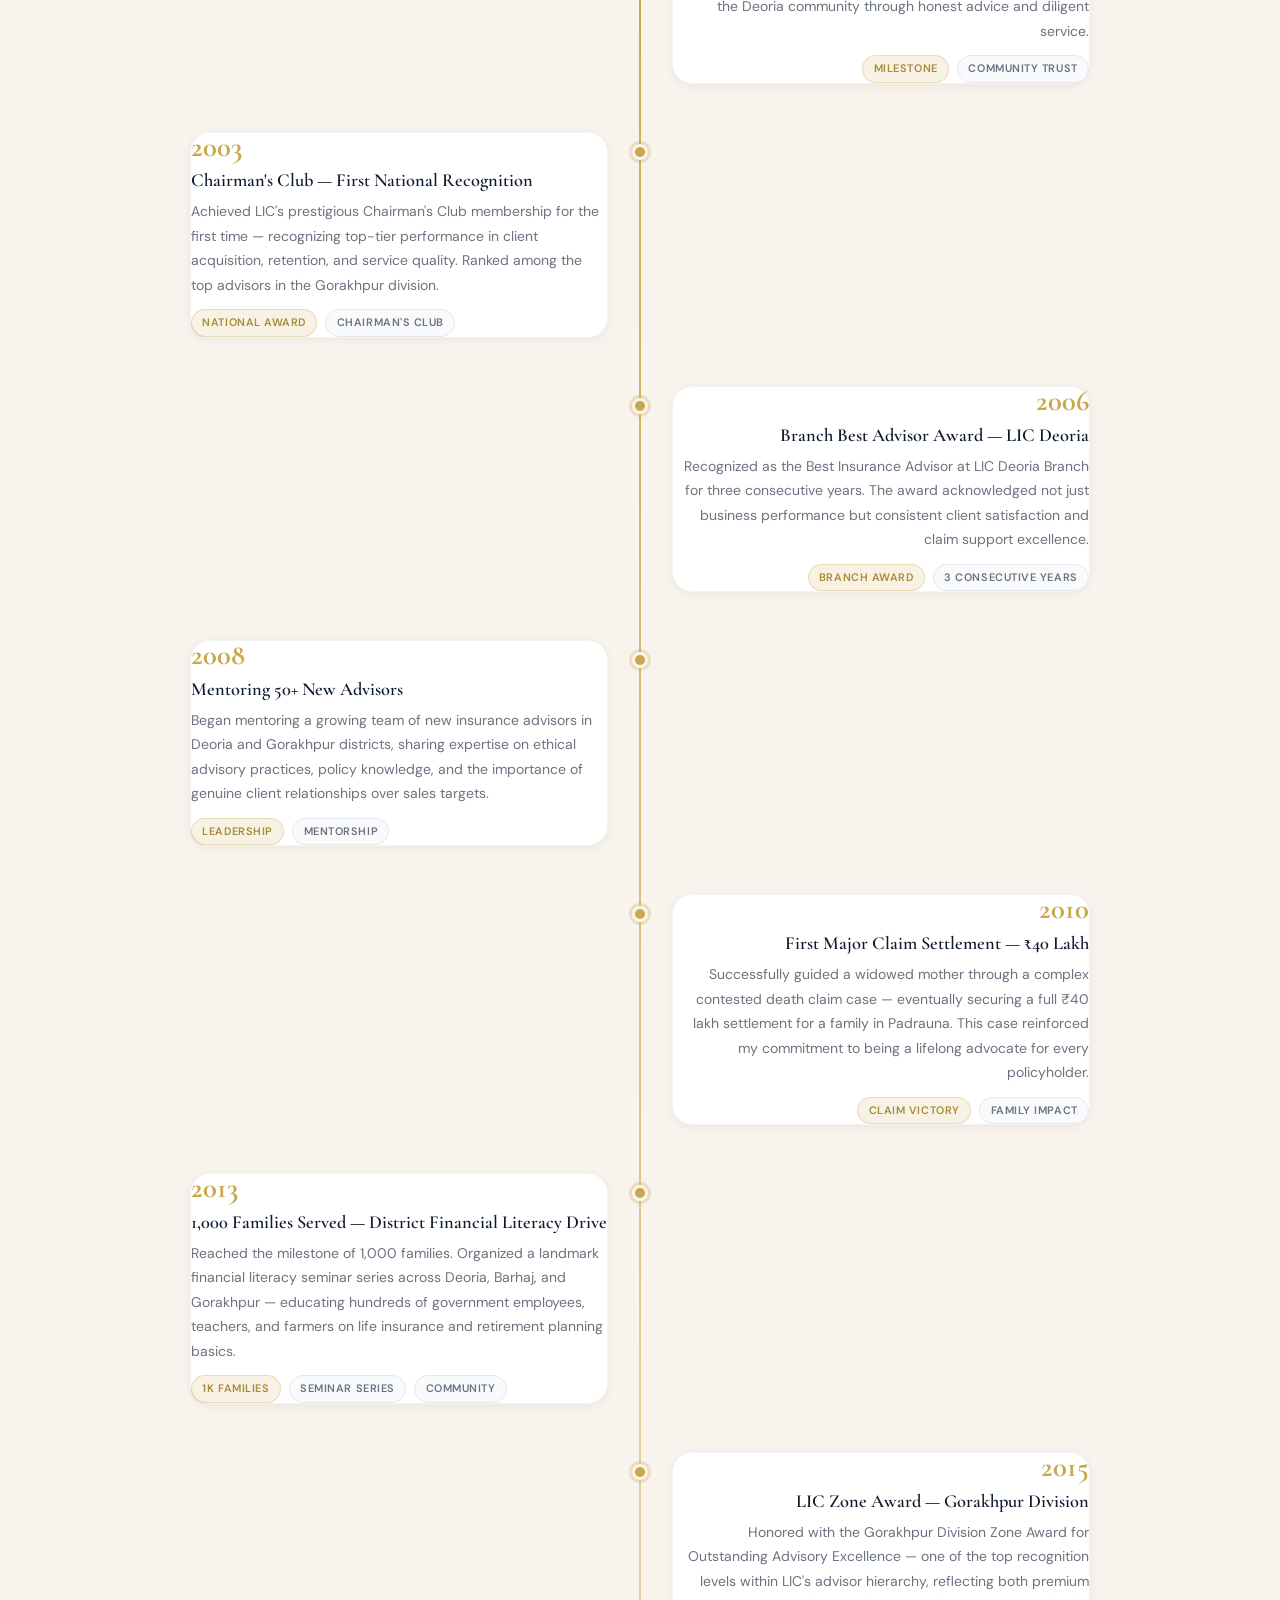
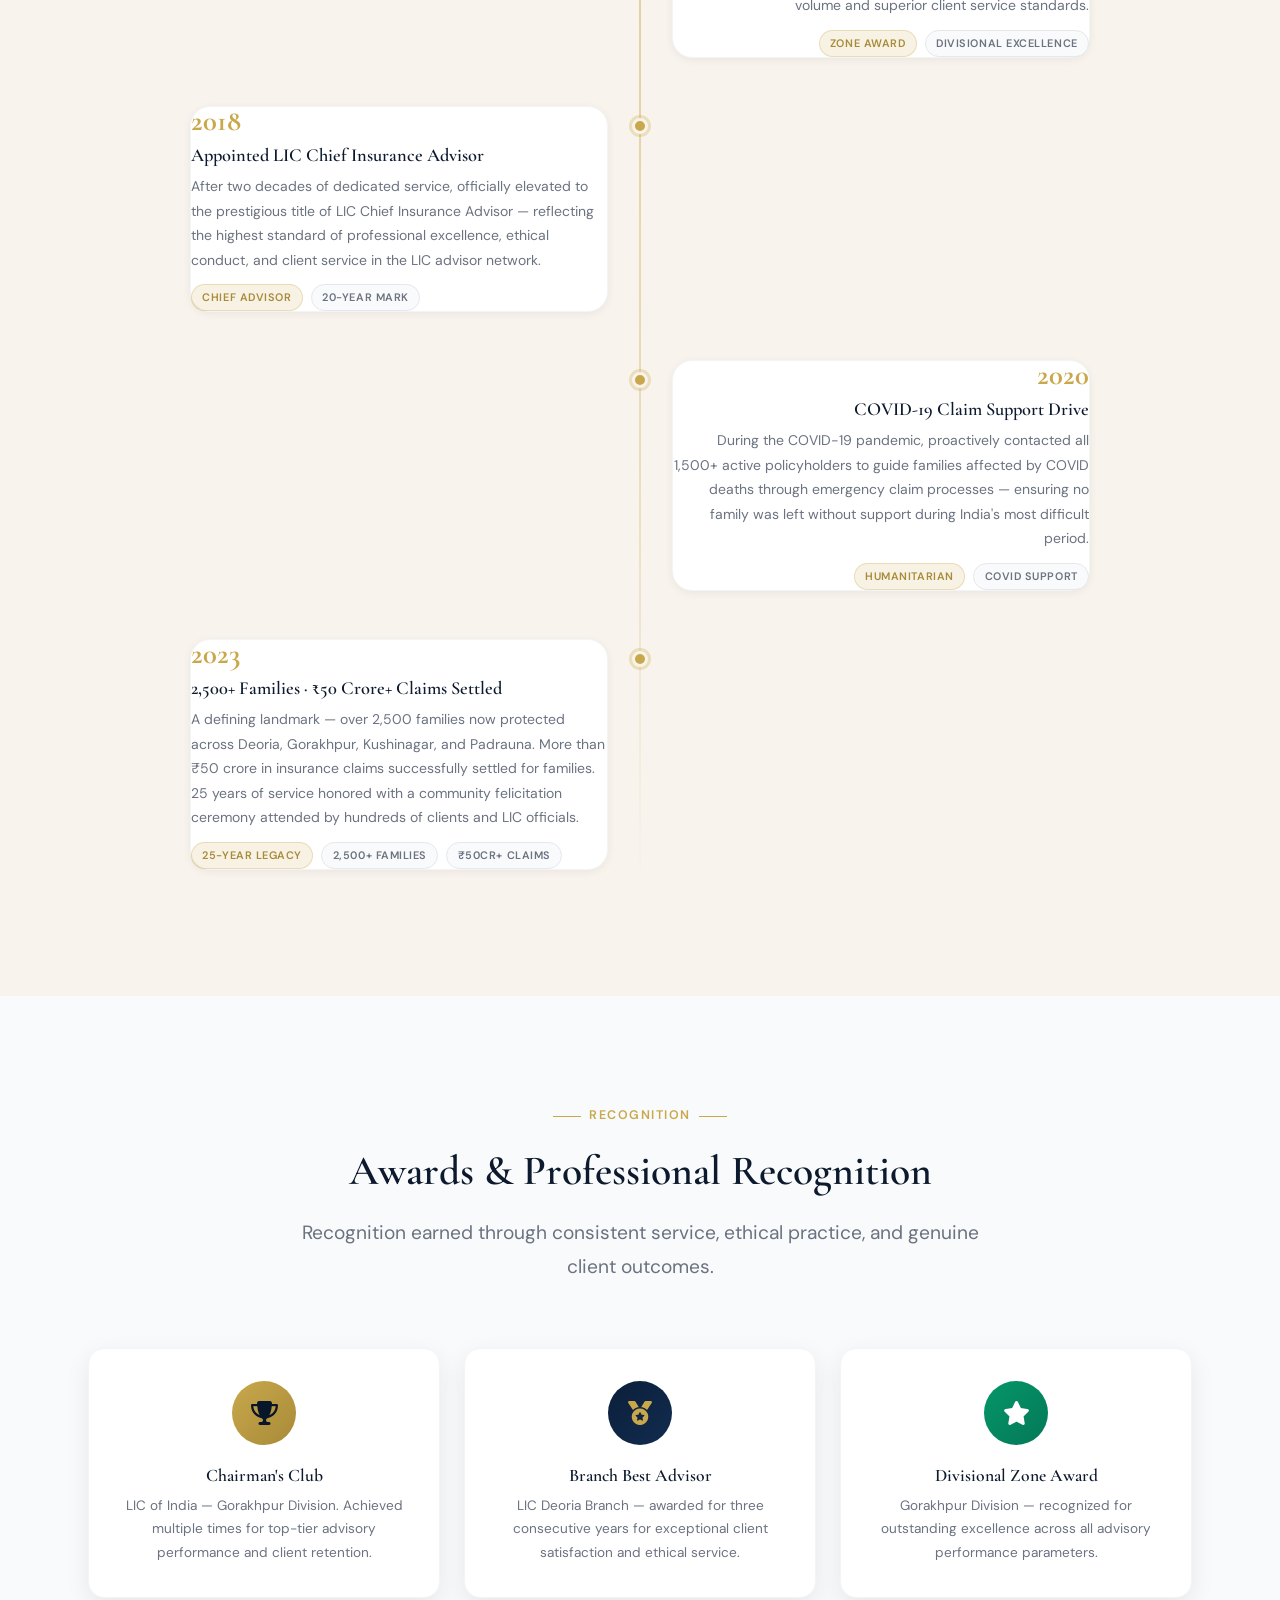
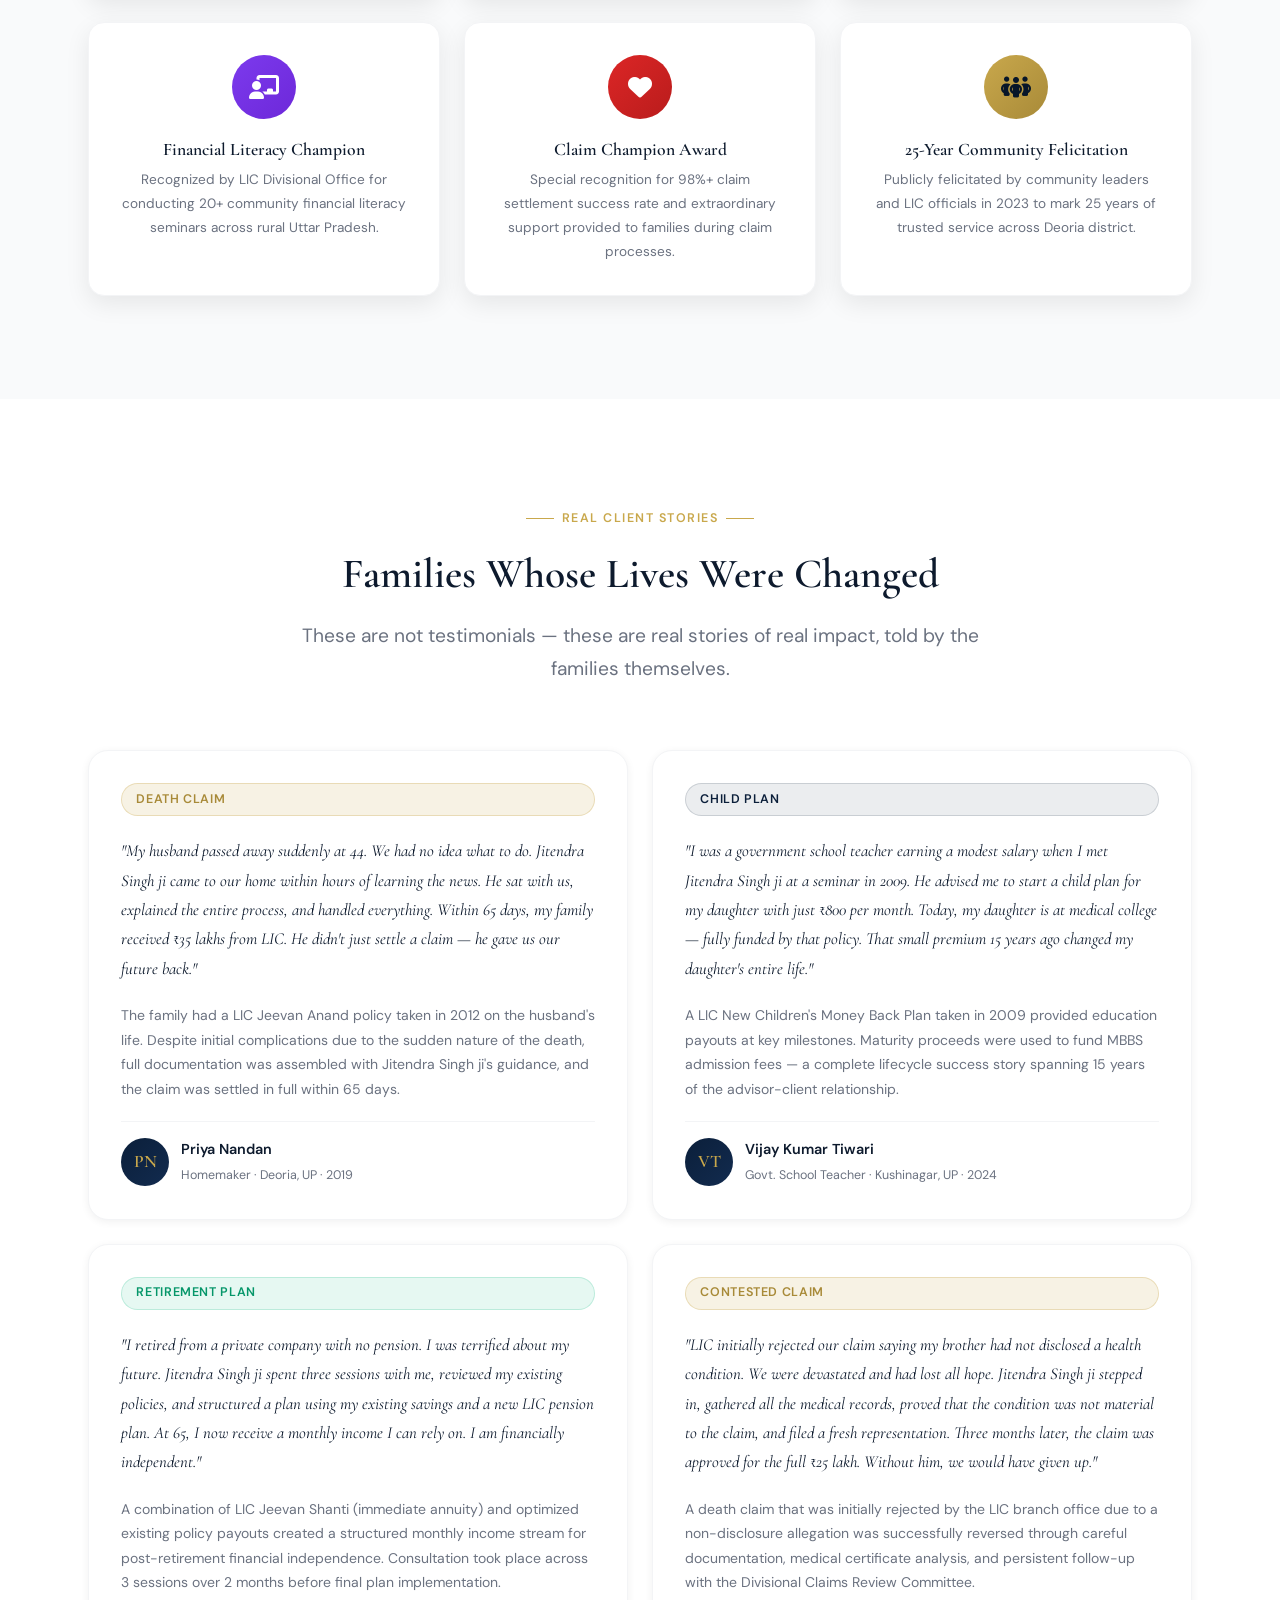
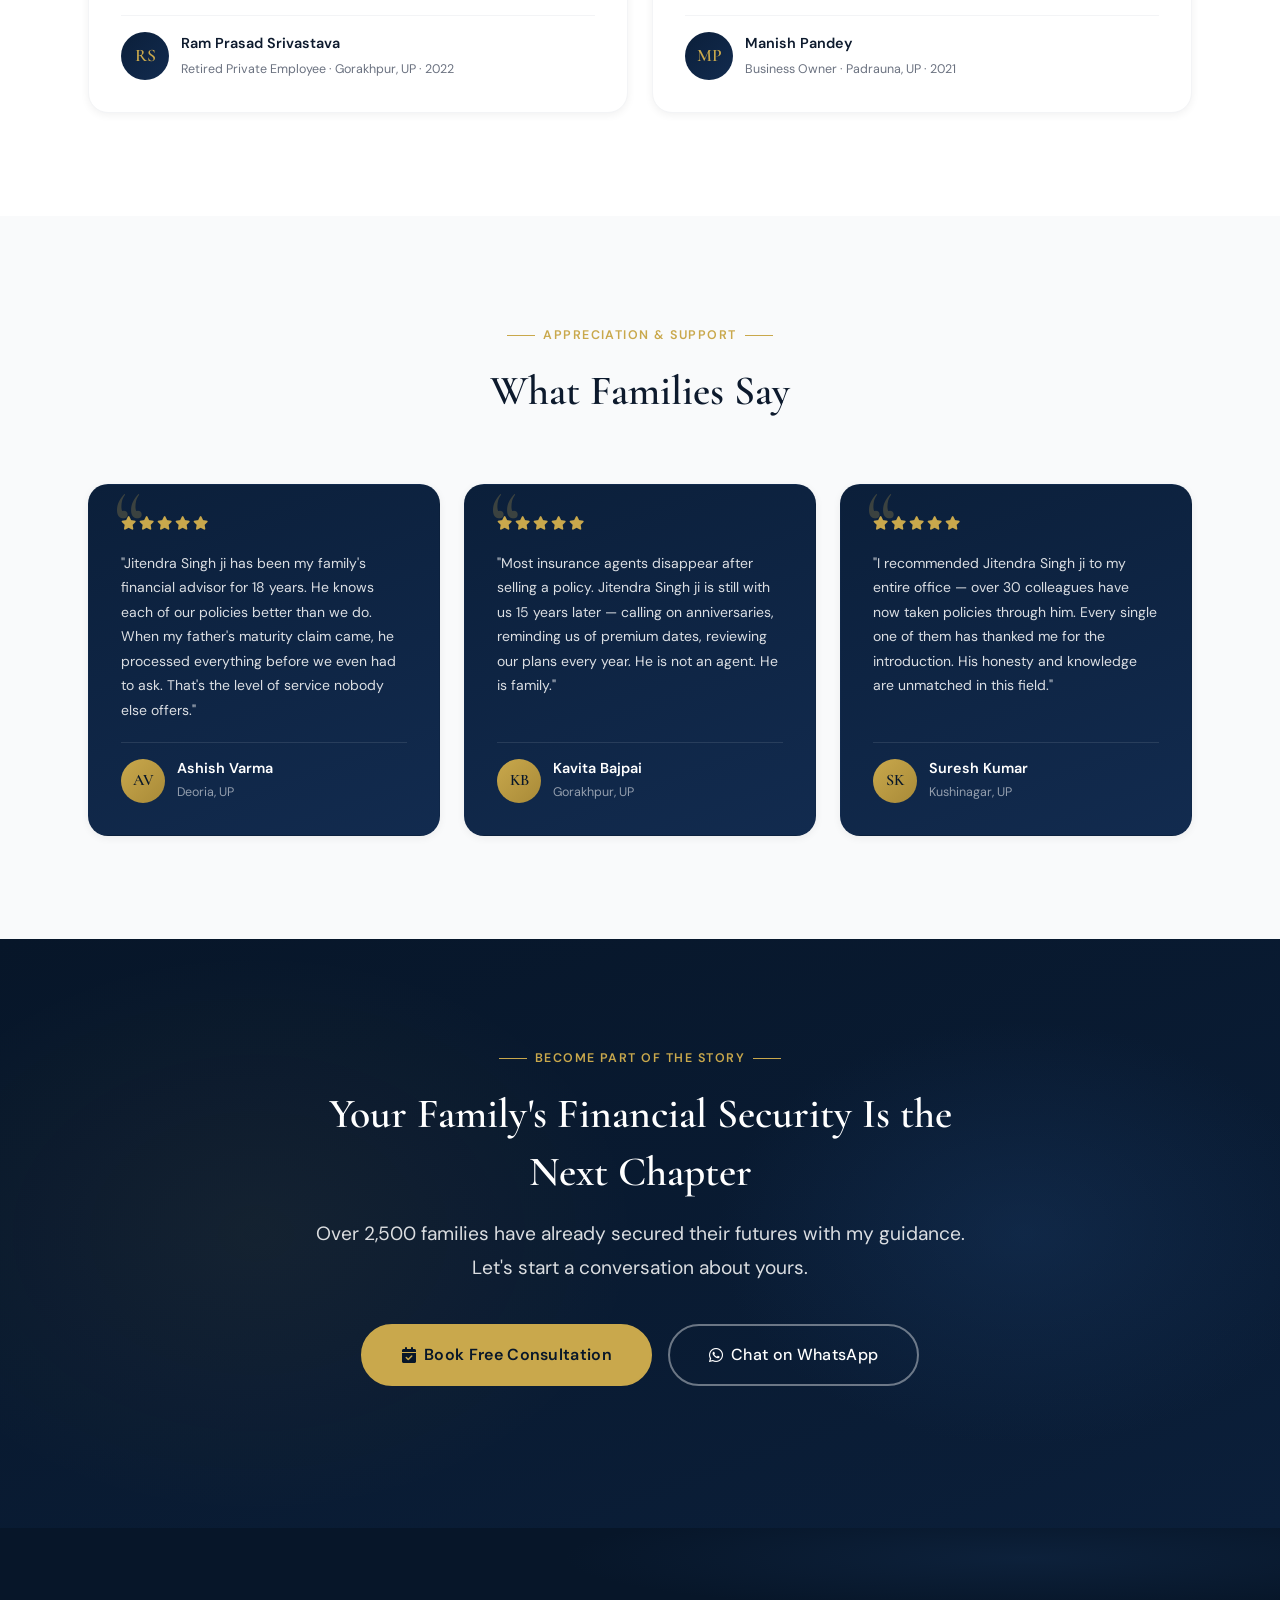
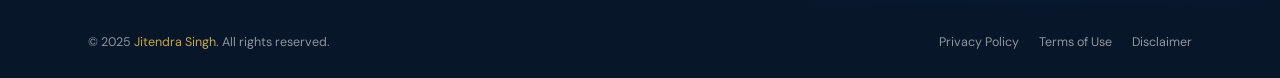
<file: pages/legacy.html>
<!DOCTYPE html>
<html lang="en">
<head>
  <meta charset="UTF-8" />
  <meta name="viewport" content="width=device-width, initial-scale=1.0" />
  <meta http-equiv="X-UA-Compatible" content="IE=edge" />

  <title>Legacy &amp; Milestone | Jitendra Singh — 25+ Years of Trusted Service</title>
  <meta name="description" content="Explore 25+ years of milestones, awards, client stories, and the legacy of Jitendra Singh — Senior LIC Chief Insurance Advisor serving families across Deoria, Uttar Pradesh." />
  <meta name="robots" content="index, follow" />
  <link rel="canonical" href="https://www.jitendrasinghskarma.in/pages/legacy.html" />

  <meta property="og:type" content="website" />
  <meta property="og:title" content="Legacy &amp; Milestones — Jitendra Singh, LIC Advisor Deoria" />
  <meta property="og:description" content="25+ years of protecting families, awards, recognition, and real client stories from across Uttar Pradesh." />
  <meta property="og:url" content="https://www.jitendrasinghskarma.in/pages/legacy.html" />

  <!-- Fonts & Icons -->
  <link rel="preconnect" href="https://fonts.googleapis.com" />
  <link rel="preconnect" href="https://fonts.gstatic.com" crossorigin />
  <link href="https://fonts.googleapis.com/css2?family=Cormorant+Garamond:ital,wght@0,300;0,400;0,500;0,600;0,700;1,400;1,600&family=DM+Sans:ital,opsz,wght@0,9..40,300;0,9..40,400;0,9..40,500;0,9..40,600;1,9..40,400&display=swap" rel="stylesheet" />
  <link rel="stylesheet" href="https://cdnjs.cloudflare.com/ajax/libs/font-awesome/6.5.0/css/all.min.css" crossorigin="anonymous" referrerpolicy="no-referrer" />

  <!-- Stylesheets -->
  <link rel="stylesheet" href="../css/global.css" />
  <link rel="stylesheet" href="../css/navbar.css" />
  <link rel="stylesheet" href="../css/hero.css" />
  <link rel="stylesheet" href="../css/services.css" />
  <link rel="stylesheet" href="../css/responsive.css" />
</head>

<body>
  <a class="skip-link" href="#main">Skip to main content</a>

  <!-- ═══ NAVBAR ═══════════════════════════════════════════════ -->
  <header role="banner">
    <nav class="navbar" id="navbar" aria-label="Main navigation">
      <div class="navbar__inner">
        <a href="../index.html" class="navbar__logo" aria-label="Go to homepage">
          <div class="navbar__logo-icon" aria-hidden="true">RKS</div>
          <div class="navbar__logo-text">
            <span class="navbar__logo-name">Jitendra Singh</span>
            <span class="navbar__logo-tagline">LIC Chief Advisor</span>
          </div>
        </a>
        <ul class="navbar__menu" role="list">
          <li><a href="../index.html" class="navbar__link">Home</a></li>
          <li><a href="services.html" class="navbar__link">Services</a></li>
          <li><a href="legacy.html" class="navbar__link active" aria-current="page">Legacy &amp; Milestone</a></li>
          <li><a href="contact.html" class="navbar__link">Contact</a></li>
        </ul>
        <div class="navbar__cta">
          <a href="https://wa.me/918317082328" class="navbar__whatsapp" target="_blank" rel="noopener" aria-label="WhatsApp">
            <svg viewBox="0 0 24 24" aria-hidden="true"><path d="M17.472 14.382c-.297-.149-1.758-.867-2.03-.967-.273-.099-.471-.148-.67.15-.197.297-.767.966-.94 1.164-.173.199-.347.223-.644.075-.297-.15-1.255-.463-2.39-1.475-.883-.788-1.48-1.761-1.653-2.059-.173-.297-.018-.458.13-.606.134-.133.298-.347.446-.52.149-.174.198-.298.298-.497.099-.198.05-.371-.025-.52-.075-.149-.669-1.612-.916-2.207-.242-.579-.487-.5-.669-.51-.173-.008-.371-.01-.57-.01-.198 0-.52.074-.792.372-.272.297-1.04 1.016-1.04 2.479 0 1.462 1.065 2.875 1.213 3.074.149.198 2.096 3.2 5.077 4.487.709.306 1.262.489 1.694.625.712.227 1.36.195 1.871.118.571-.085 1.758-.719 2.006-1.413.248-.694.248-1.289.173-1.413-.074-.124-.272-.198-.57-.347m-5.421 7.403h-.004a9.87 9.87 0 01-5.031-1.378l-.361-.214-3.741.982.998-3.648-.235-.374a9.86 9.86 0 01-1.51-5.26c.001-5.45 4.436-9.884 9.888-9.884 2.64 0 5.122 1.03 6.988 2.898a9.825 9.825 0 012.893 6.994c-.003 5.45-4.437 9.884-9.885 9.884m8.413-18.297A11.815 11.815 0 0012.05 0C5.495 0 .16 5.335.157 11.892c0 2.096.547 4.142 1.588 5.945L.057 24l6.305-1.654a11.882 11.882 0 005.683 1.448h.005c6.554 0 11.89-5.335 11.893-11.893a11.821 11.821 0 00-3.48-8.413z"/></svg>
            WhatsApp
          </a>
          <a href="contact.html" class="btn btn--primary navbar__btn">
            <i class="fa-solid fa-calendar-check" aria-hidden="true"></i> Book Consultation
          </a>
        </div>
        <button class="navbar__hamburger" id="hamburger" aria-expanded="false" aria-controls="mobileMenu" aria-label="Open menu">
          <span class="hamburger-line"></span>
          <span class="hamburger-line"></span>
          <span class="hamburger-line"></span>
        </button>
      </div>
    </nav>

    <div class="navbar__mobile-menu" id="mobileMenu" aria-hidden="true" role="dialog" aria-label="Mobile navigation">
      <div class="mobile-menu__inner">
        <nav>
          <a href="../index.html" class="mobile-menu__link"><i class="fa-solid fa-house fa-fw"></i> Home</a>
          <a href="services.html" class="mobile-menu__link"><i class="fa-solid fa-shield-halved fa-fw"></i> Services</a>
          <a href="legacy.html" class="mobile-menu__link active"><i class="fa-solid fa-trophy fa-fw"></i> Legacy &amp; Milestone</a>
          <a href="contact.html" class="mobile-menu__link"><i class="fa-solid fa-envelope fa-fw"></i> Contact</a>
        </nav>
        <div class="mobile-menu__divider"></div>
        <div class="mobile-menu__cta-group">
          <a href="contact.html" class="btn btn--primary btn--lg"><i class="fa-solid fa-calendar-check"></i> Book Free Consultation</a>
        </div>
        <div class="mobile-menu__contact-row">
          <a href="tel:+918317082328" class="mobile-menu__contact-item">
            <svg xmlns="http://www.w3.org/2000/svg" fill="none" viewBox="0 0 24 24" stroke="currentColor" stroke-width="1.5"><path stroke-linecap="round" stroke-linejoin="round" d="M2.25 6.75c0 8.284 6.716 15 15 15h2.25a2.25 2.25 0 002.25-2.25v-1.372c0-.516-.351-.966-.852-1.091l-4.423-1.106c-.44-.11-.902.055-1.173.417l-.97 1.293c-.282.376-.769.542-1.21.38a12.035 12.035 0 01-7.143-7.143c-.162-.441.004-.928.38-1.21l1.293-.97c.363-.271.527-.734.417-1.173L6.963 3.102a1.125 1.125 0 00-1.091-.852H4.5A2.25 2.25 0 002.25 4.5v2.25z" /></svg>
            <span>Call Now</span>
          </a>
          <a href="https://wa.me/918317082328" class="mobile-menu__contact-item" target="_blank" rel="noopener">
            <svg viewBox="0 0 24 24" fill="currentColor"><path d="M17.472 14.382c-.297-.149-1.758-.867-2.03-.967-.273-.099-.471-.148-.67.15-.197.297-.767.966-.94 1.164-.173.199-.347.223-.644.075-.297-.15-1.255-.463-2.39-1.475-.883-.788-1.48-1.761-1.653-2.059-.173-.297-.018-.458.13-.606.134-.133.298-.347.446-.52.149-.174.198-.298.298-.497.099-.198.05-.371-.025-.52-.075-.149-.669-1.612-.916-2.207-.242-.579-.487-.5-.669-.51-.173-.008-.371-.01-.57-.01-.198 0-.52.074-.792.372-.272.297-1.04 1.016-1.04 2.479 0 1.462 1.065 2.875 1.213 3.074.149.198 2.096 3.2 5.077 4.487.709.306 1.262.489 1.694.625.712.227 1.36.195 1.871.118.571-.085 1.758-.719 2.006-1.413.248-.694.248-1.289.173-1.413-.074-.124-.272-.198-.57-.347m-5.421 7.403h-.004a9.87 9.87 0 01-5.031-1.378l-.361-.214-3.741.982.998-3.648-.235-.374a9.86 9.86 0 01-1.51-5.26c.001-5.45 4.436-9.884 9.888-9.884 2.64 0 5.122 1.03 6.988 2.898a9.825 9.825 0 012.893 6.994c-.003 5.45-4.437 9.884-9.885 9.884m8.413-18.297A11.815 11.815 0 0012.05 0C5.495 0 .16 5.335.157 11.892c0 2.096.547 4.142 1.588 5.945L.057 24l6.305-1.654a11.882 11.882 0 005.683 1.448h.005c6.554 0 11.89-5.335 11.893-11.893a11.821 11.821 0 00-3.48-8.413z"/></svg>
            <span>WhatsApp</span>
          </a>
        </div>
      </div>
    </div>
  </header>

  <main id="main">

    <!-- ═══ PAGE HERO ════════════════════════════════════════════ -->
    <section class="page-hero" aria-labelledby="legacy-page-title">
      <div class="hero__bg">
        <div class="hero__gradient"></div>
        <div class="hero__grid" aria-hidden="true"></div>
        <div class="hero__orb hero__orb--1" aria-hidden="true" style="opacity:0.5"></div>
      </div>
      <div class="container">
        <div class="page-hero__content">
          <span class="section-eyebrow legacy-story-eyebrow">Our Story</span>
          <h1 class="hero__headline" id="legacy-page-title" style="font-size:clamp(2rem,4.5vw,3.2rem)">
            25+ Years of Legacy,
            <em>Trust &amp; Milestones</em>
          </h1>
          <p style="color:rgba(255,255,255,0.75);font-size:1.05rem;line-height:1.7;margin-top:1.25rem;max-width:560px;">
            A journey measured not in policies sold, but in families protected, lives secured, and trust earned — year after year, across every village and town in Deoria district.
          </p>
        </div>
      </div>
    </section>

    <!-- ═══ ACHIEVEMENT METRICS ══════════════════════════════════ -->
    <section class="metrics" aria-label="Achievement statistics">
      <div class="container">
        <div class="metrics__grid" role="list">
          <div class="metric-item" data-reveal role="listitem">
            <div class="metric-item__icon" aria-hidden="true"><i class="fa-solid fa-calendar-days"></i></div>
            <div class="metric-item__value"><span class="count-up" data-target="25">0</span>+</div>
            <div class="metric-item__label">Years of Service</div>
          </div>
          <div class="metric-item" data-reveal data-delay="200" role="listitem">
            <div class="metric-item__icon" aria-hidden="true"><i class="fa-solid fa-house-chimney-user"></i></div>
            <div class="metric-item__value"><span class="count-up" data-target="2500">0</span>+</div>
            <div class="metric-item__label">Families Protected</div>
          </div>
          <div class="metric-item" data-reveal data-delay="300" role="listitem">
            <div class="metric-item__icon" aria-hidden="true"><i class="fa-solid fa-trophy"></i></div>
            <div class="metric-item__value"><span class="count-up" data-target="15">0</span>+</div>
            <div class="metric-item__label">Awards &amp; Recognition</div>
          </div>
          <div class="metric-item" data-reveal data-delay="400" role="listitem">
            <div class="metric-item__icon" aria-hidden="true"><i class="fa-solid fa-file-circle-check"></i></div>
            <div class="metric-item__value"><span class="count-up" data-target="98">0</span>%</div>
            <div class="metric-item__label">Claim Success Rate</div>
          </div>
        </div>
      </div>
    </section>

    <!-- ═══ FULL CAREER TIMELINE ══════════════════════════════════ -->
    <section class="timeline-section section" aria-labelledby="tl-title">
      <div class="container">
        <div class="section-header" data-reveal>
          <span class="section-eyebrow">Career Journey</span>
          <h2 class="section-title" id="tl-title">Milestones That Shaped a Legacy</h2>
          <p class="section-subtitle">Every milestone reflects a family protected, a goal achieved, and a trust honoured.</p>
        </div>

        <div class="timeline" role="list">

          <div class="timeline-item timeline-item--right" data-reveal role="listitem">
            <div class="timeline-node" aria-hidden="true"><div class="timeline-node__dot"></div></div>
            <div class="timeline-card">
              <span class="timeline-card__year">1998</span>
              <h3 class="timeline-card__title">Joined LIC of India — The Beginning</h3>
              <p class="timeline-card__desc">Started my career as a Licensed Insurance Advisor with LIC of India, Deoria Branch. Driven by a simple mission: to bring financial security to ordinary families in rural Uttar Pradesh who lacked access to proper insurance guidance.</p>
              <div class="timeline-card__tags">
                <span class="timeline-tag timeline-tag--gold">Career Start</span>
                <span class="timeline-tag">LIC Deoria</span>
              </div>
            </div>
          </div>

          <div class="timeline-item timeline-item--left" data-reveal role="listitem">
            <div class="timeline-node" aria-hidden="true"><div class="timeline-node__dot"></div></div>
            <div class="timeline-card">
              <span class="timeline-card__year">2001</span>
              <h3 class="timeline-card__title">First 100 Families Milestone</h3>
              <p class="timeline-card__desc">Within three years of starting, reached the milestone of 100 active policyholders — building a strong foundation of trust in the Deoria community through honest advice and diligent service.</p>
              <div class="timeline-card__tags">
                <span class="timeline-tag timeline-tag--gold">Milestone</span>
                <span class="timeline-tag">Community Trust</span>
              </div>
            </div>
          </div>

          <div class="timeline-item timeline-item--right" data-reveal role="listitem">
            <div class="timeline-node" aria-hidden="true"><div class="timeline-node__dot"></div></div>
            <div class="timeline-card">
              <span class="timeline-card__year">2003</span>
              <h3 class="timeline-card__title">Chairman's Club — First National Recognition</h3>
              <p class="timeline-card__desc">Achieved LIC's prestigious Chairman's Club membership for the first time — recognizing top-tier performance in client acquisition, retention, and service quality. Ranked among the top advisors in the Gorakhpur division.</p>
              <div class="timeline-card__tags">
                <span class="timeline-tag timeline-tag--gold">National Award</span>
                <span class="timeline-tag">Chairman's Club</span>
              </div>
            </div>
          </div>

          <div class="timeline-item timeline-item--left" data-reveal role="listitem">
            <div class="timeline-node" aria-hidden="true"><div class="timeline-node__dot"></div></div>
            <div class="timeline-card">
              <span class="timeline-card__year">2006</span>
              <h3 class="timeline-card__title">Branch Best Advisor Award — LIC Deoria</h3>
              <p class="timeline-card__desc">Recognized as the Best Insurance Advisor at LIC Deoria Branch for three consecutive years. The award acknowledged not just business performance but consistent client satisfaction and claim support excellence.</p>
              <div class="timeline-card__tags">
                <span class="timeline-tag timeline-tag--gold">Branch Award</span>
                <span class="timeline-tag">3 Consecutive Years</span>
              </div>
            </div>
          </div>

          <div class="timeline-item timeline-item--right" data-reveal role="listitem">
            <div class="timeline-node" aria-hidden="true"><div class="timeline-node__dot"></div></div>
            <div class="timeline-card">
              <span class="timeline-card__year">2008</span>
              <h3 class="timeline-card__title">Mentoring 50+ New Advisors</h3>
              <p class="timeline-card__desc">Began mentoring a growing team of new insurance advisors in Deoria and Gorakhpur districts, sharing expertise on ethical advisory practices, policy knowledge, and the importance of genuine client relationships over sales targets.</p>
              <div class="timeline-card__tags">
                <span class="timeline-tag timeline-tag--gold">Leadership</span>
                <span class="timeline-tag">Mentorship</span>
              </div>
            </div>
          </div>

          <div class="timeline-item timeline-item--left" data-reveal role="listitem">
            <div class="timeline-node" aria-hidden="true"><div class="timeline-node__dot"></div></div>
            <div class="timeline-card">
              <span class="timeline-card__year">2010</span>
              <h3 class="timeline-card__title">First Major Claim Settlement — ₹40 Lakh</h3>
              <p class="timeline-card__desc">Successfully guided a widowed mother through a complex contested death claim case — eventually securing a full ₹40 lakh settlement for a family in Padrauna. This case reinforced my commitment to being a lifelong advocate for every policyholder.</p>
              <div class="timeline-card__tags">
                <span class="timeline-tag timeline-tag--gold">Claim Victory</span>
                <span class="timeline-tag">Family Impact</span>
              </div>
            </div>
          </div>

          <div class="timeline-item timeline-item--right" data-reveal role="listitem">
            <div class="timeline-node" aria-hidden="true"><div class="timeline-node__dot"></div></div>
            <div class="timeline-card">
              <span class="timeline-card__year">2013</span>
              <h3 class="timeline-card__title">1,000 Families Served — District Financial Literacy Drive</h3>
              <p class="timeline-card__desc">Reached the milestone of 1,000 families. Organized a landmark financial literacy seminar series across Deoria, Barhaj, and Gorakhpur — educating hundreds of government employees, teachers, and farmers on life insurance and retirement planning basics.</p>
              <div class="timeline-card__tags">
                <span class="timeline-tag timeline-tag--gold">1K Families</span>
                <span class="timeline-tag">Seminar Series</span>
                <span class="timeline-tag">Community</span>
              </div>
            </div>
          </div>

          <div class="timeline-item timeline-item--left" data-reveal role="listitem">
            <div class="timeline-node" aria-hidden="true"><div class="timeline-node__dot"></div></div>
            <div class="timeline-card">
              <span class="timeline-card__year">2015</span>
              <h3 class="timeline-card__title">LIC Zone Award — Gorakhpur Division</h3>
              <p class="timeline-card__desc">Honored with the Gorakhpur Division Zone Award for Outstanding Advisory Excellence — one of the top recognition levels within LIC's advisor hierarchy, reflecting both premium volume and superior client service standards.</p>
              <div class="timeline-card__tags">
                <span class="timeline-tag timeline-tag--gold">Zone Award</span>
                <span class="timeline-tag">Divisional Excellence</span>
              </div>
            </div>
          </div>

          <div class="timeline-item timeline-item--right" data-reveal role="listitem">
            <div class="timeline-node" aria-hidden="true"><div class="timeline-node__dot"></div></div>
            <div class="timeline-card">
              <span class="timeline-card__year">2018</span>
              <h3 class="timeline-card__title">Appointed LIC Chief Insurance Advisor</h3>
              <p class="timeline-card__desc">After two decades of dedicated service, officially elevated to the prestigious title of LIC Chief Insurance Advisor — reflecting the highest standard of professional excellence, ethical conduct, and client service in the LIC advisor network.</p>
              <div class="timeline-card__tags">
                <span class="timeline-tag timeline-tag--gold">Chief Advisor</span>
                <span class="timeline-tag">20-Year Mark</span>
              </div>
            </div>
          </div>

          <div class="timeline-item timeline-item--left" data-reveal role="listitem">
            <div class="timeline-node" aria-hidden="true"><div class="timeline-node__dot"></div></div>
            <div class="timeline-card">
              <span class="timeline-card__year">2020</span>
              <h3 class="timeline-card__title">COVID-19 Claim Support Drive</h3>
              <p class="timeline-card__desc">During the COVID-19 pandemic, proactively contacted all 1,500+ active policyholders to guide families affected by COVID deaths through emergency claim processes — ensuring no family was left without support during India's most difficult period.</p>
              <div class="timeline-card__tags">
                <span class="timeline-tag timeline-tag--gold">Humanitarian</span>
                <span class="timeline-tag">COVID Support</span>
              </div>
            </div>
          </div>

          <div class="timeline-item timeline-item--right" data-reveal role="listitem">
            <div class="timeline-node" aria-hidden="true"><div class="timeline-node__dot"></div></div>
            <div class="timeline-card">
              <span class="timeline-card__year">2023</span>
              <h3 class="timeline-card__title">2,500+ Families · ₹50 Crore+ Claims Settled</h3>
              <p class="timeline-card__desc">A defining landmark — over 2,500 families now protected across Deoria, Gorakhpur, Kushinagar, and Padrauna. More than ₹50 crore in insurance claims successfully settled for families. 25 years of service honored with a community felicitation ceremony attended by hundreds of clients and LIC officials.</p>
              <div class="timeline-card__tags">
                <span class="timeline-tag timeline-tag--gold">25-Year Legacy</span>
                <span class="timeline-tag">2,500+ Families</span>
                <span class="timeline-tag">₹50Cr+ Claims</span>
              </div>
            </div>
          </div>

        </div>
      </div>
    </section>

    <!-- ═══ AWARDS & RECOGNITION ══════════════════════════════════ -->
    <section class="section--gray section" aria-labelledby="awards-title">
      <div class="container">
        <div class="section-header" data-reveal>
          <span class="section-eyebrow">Recognition</span>
          <h2 class="section-title" id="awards-title">Awards &amp; Professional Recognition</h2>
          <p class="section-subtitle">Recognition earned through consistent service, ethical practice, and genuine client outcomes.</p>
        </div>

        <div class="grid-3" role="list" style="gap:1.5rem">
          <div class="card" data-reveal role="listitem" style="text-align:center">
            <div style="width:64px;height:64px;background:linear-gradient(135deg,var(--gold),var(--gold-dark));border-radius:50%;display:flex;align-items:center;justify-content:center;margin:0 auto 1.25rem;font-size:1.5rem;color:var(--navy-deep)">
              <i class="fa-solid fa-trophy" aria-hidden="true"></i>
            </div>
            <h4 style="font-family:var(--font-display);font-size:1.1rem;margin-bottom:0.5rem">Chairman's Club</h4>
            <p style="font-size:0.85rem;color:var(--text-muted)">LIC of India — Gorakhpur Division. Achieved multiple times for top-tier advisory performance and client retention.</p>
          </div>

          <div class="card" data-reveal data-delay="100" role="listitem" style="text-align:center">
            <div style="width:64px;height:64px;background:linear-gradient(135deg,var(--navy),var(--navy-mid));border-radius:50%;display:flex;align-items:center;justify-content:center;margin:0 auto 1.25rem;font-size:1.5rem;color:var(--gold)">
              <i class="fa-solid fa-medal" aria-hidden="true"></i>
            </div>
            <h4 style="font-family:var(--font-display);font-size:1.1rem;margin-bottom:0.5rem">Branch Best Advisor</h4>
            <p style="font-size:0.85rem;color:var(--text-muted)">LIC Deoria Branch — awarded for three consecutive years for exceptional client satisfaction and ethical service.</p>
          </div>

          <div class="card" data-reveal data-delay="200" role="listitem" style="text-align:center">
            <div style="width:64px;height:64px;background:linear-gradient(135deg,#059669,#047857);border-radius:50%;display:flex;align-items:center;justify-content:center;margin:0 auto 1.25rem;font-size:1.5rem;color:white">
              <i class="fa-solid fa-star" aria-hidden="true"></i>
            </div>
            <h4 style="font-family:var(--font-display);font-size:1.1rem;margin-bottom:0.5rem">Divisional Zone Award</h4>
            <p style="font-size:0.85rem;color:var(--text-muted)">Gorakhpur Division — recognized for outstanding excellence across all advisory performance parameters.</p>
          </div>

          <div class="card" data-reveal data-delay="300" role="listitem" style="text-align:center">
            <div style="width:64px;height:64px;background:linear-gradient(135deg,#7C3AED,#6D28D9);border-radius:50%;display:flex;align-items:center;justify-content:center;margin:0 auto 1.25rem;font-size:1.5rem;color:white">
              <i class="fa-solid fa-chalkboard-user" aria-hidden="true"></i>
            </div>
            <h4 style="font-family:var(--font-display);font-size:1.1rem;margin-bottom:0.5rem">Financial Literacy Champion</h4>
            <p style="font-size:0.85rem;color:var(--text-muted)">Recognized by LIC Divisional Office for conducting 20+ community financial literacy seminars across rural Uttar Pradesh.</p>
          </div>

          <div class="card" data-reveal data-delay="400" role="listitem" style="text-align:center">
            <div style="width:64px;height:64px;background:linear-gradient(135deg,#DC2626,#B91C1C);border-radius:50%;display:flex;align-items:center;justify-content:center;margin:0 auto 1.25rem;font-size:1.5rem;color:white">
              <i class="fa-solid fa-heart" aria-hidden="true"></i>
            </div>
            <h4 style="font-family:var(--font-display);font-size:1.1rem;margin-bottom:0.5rem">Claim Champion Award</h4>
            <p style="font-size:0.85rem;color:var(--text-muted)">Special recognition for 98%+ claim settlement success rate and extraordinary support provided to families during claim processes.</p>
          </div>

          <div class="card" data-reveal data-delay="500" role="listitem" style="text-align:center">
            <div style="width:64px;height:64px;background:linear-gradient(135deg,var(--gold),var(--gold-dark));border-radius:50%;display:flex;align-items:center;justify-content:center;margin:0 auto 1.25rem;font-size:1.5rem;color:var(--navy-deep)">
              <i class="fa-solid fa-people-group" aria-hidden="true"></i>
            </div>
            <h4 style="font-family:var(--font-display);font-size:1.1rem;margin-bottom:0.5rem">25-Year Community Felicitation</h4>
            <p style="font-size:0.85rem;color:var(--text-muted)">Publicly felicitated by community leaders and LIC officials in 2023 to mark 25 years of trusted service across Deoria district.</p>
          </div>
        </div>
      </div>
    </section>

    <!-- ═══ CLIENT STORIES ════════════════════════════════════════ -->
    <section class="legacy-section section" aria-labelledby="stories-title">
      <div class="container">
        <div class="section-header" data-reveal>
          <span class="section-eyebrow">Real Client Stories</span>
          <h2 class="section-title" id="stories-title">Families Whose Lives Were Changed</h2>
          <p class="section-subtitle">These are not testimonials — these are real stories of real impact, told by the families themselves.</p>
        </div>

        <div class="legacy-stories" role="list">

          <article class="legacy-story-card" data-reveal role="listitem">
            <span class="legacy-story__tag badge badge--gold">Death Claim</span>
            <blockquote class="legacy-story__quote">
              "My husband passed away suddenly at 44. We had no idea what to do. Jitendra Singh ji came to our home within hours of learning the news. He sat with us, explained the entire process, and handled everything. Within 65 days, my family received ₹35 lakhs from LIC. He didn't just settle a claim — he gave us our future back."
            </blockquote>
            <p class="legacy-story__detail">
              The family had a LIC Jeevan Anand policy taken in 2012 on the husband's life. Despite initial complications due to the sudden nature of the death, full documentation was assembled with Jitendra Singh ji's guidance, and the claim was settled in full within 65 days.
            </p>
            <div class="legacy-story__author">
              <div class="legacy-story__avatar" aria-hidden="true">PN</div>
              <div class="legacy-story__meta">
                <span class="legacy-story__name">Priya Nandan</span>
                <span class="legacy-story__info">Homemaker · Deoria, UP · 2019</span>
              </div>
            </div>
          </article>

          <article class="legacy-story-card" data-reveal data-delay="100" role="listitem">
            <span class="legacy-story__tag badge badge--navy">Child Plan</span>
            <blockquote class="legacy-story__quote">
              "I was a government school teacher earning a modest salary when I met Jitendra Singh ji at a seminar in 2009. He advised me to start a child plan for my daughter with just ₹800 per month. Today, my daughter is at medical college — fully funded by that policy. That small premium 15 years ago changed my daughter's entire life."
            </blockquote>
            <p class="legacy-story__detail">
              A LIC New Children's Money Back Plan taken in 2009 provided education payouts at key milestones. Maturity proceeds were used to fund MBBS admission fees — a complete lifecycle success story spanning 15 years of the advisor-client relationship.
            </p>
            <div class="legacy-story__author">
              <div class="legacy-story__avatar" aria-hidden="true">VT</div>
              <div class="legacy-story__meta">
                <span class="legacy-story__name">Vijay Kumar Tiwari</span>
                <span class="legacy-story__info">Govt. School Teacher · Kushinagar, UP · 2024</span>
              </div>
            </div>
          </article>

          <article class="legacy-story-card" data-reveal data-delay="200" role="listitem">
            <span class="legacy-story__tag badge badge--green">Retirement Plan</span>
            <blockquote class="legacy-story__quote">
              "I retired from a private company with no pension. I was terrified about my future. Jitendra Singh ji spent three sessions with me, reviewed my existing policies, and structured a plan using my existing savings and a new LIC pension plan. At 65, I now receive a monthly income I can rely on. I am financially independent."
            </blockquote>
            <p class="legacy-story__detail">
              A combination of LIC Jeevan Shanti (immediate annuity) and optimized existing policy payouts created a structured monthly income stream for post-retirement financial independence. Consultation took place across 3 sessions over 2 months before final plan implementation.
            </p>
            <div class="legacy-story__author">
              <div class="legacy-story__avatar" aria-hidden="true">RS</div>
              <div class="legacy-story__meta">
                <span class="legacy-story__name">Ram Prasad Srivastava</span>
                <span class="legacy-story__info">Retired Private Employee · Gorakhpur, UP · 2022</span>
              </div>
            </div>
          </article>

          <article class="legacy-story-card" data-reveal data-delay="300" role="listitem">
            <span class="legacy-story__tag badge badge--gold">Contested Claim</span>
            <blockquote class="legacy-story__quote">
              "LIC initially rejected our claim saying my brother had not disclosed a health condition. We were devastated and had lost all hope. Jitendra Singh ji stepped in, gathered all the medical records, proved that the condition was not material to the claim, and filed a fresh representation. Three months later, the claim was approved for the full ₹25 lakh. Without him, we would have given up."
            </blockquote>
            <p class="legacy-story__detail">
              A death claim that was initially rejected by the LIC branch office due to a non-disclosure allegation was successfully reversed through careful documentation, medical certificate analysis, and persistent follow-up with the Divisional Claims Review Committee.
            </p>
            <div class="legacy-story__author">
              <div class="legacy-story__avatar" aria-hidden="true">MP</div>
              <div class="legacy-story__meta">
                <span class="legacy-story__name">Manish Pandey</span>
                <span class="legacy-story__info">Business Owner · Padrauna, UP · 2021</span>
              </div>
            </div>
          </article>

        </div>
      </div>
    </section>

    <!-- ═══ MORE TESTIMONIALS ════════════════════════════════════ -->
    <section class="testimonials section--gray section" aria-labelledby="more-testi-title">
      <div class="container">
        <div class="section-header" data-reveal>
          <span class="section-eyebrow">Appreciation &amp; Support</span>
          <h2 class="section-title" id="more-testi-title">What Families Say</h2>
        </div>
        <div class="testimonials-grid" role="list">

          <article class="testimonial-card testimonial-card--featured" data-reveal data-delay="200" role="listitem">
            <div class="testimonial__stars" aria-label="5 stars"><i class="fa-solid fa-star"></i><i class="fa-solid fa-star"></i><i class="fa-solid fa-star"></i><i class="fa-solid fa-star"></i><i class="fa-solid fa-star"></i></div>
            <p class="testimonial__text">"Jitendra Singh ji has been my family's financial advisor for 18 years. He knows each of our policies better than we do. When my father's maturity claim came, he processed everything before we even had to ask. That's the level of service nobody else offers."</p>
            <div class="testimonial__author">
              <span class="testimonial__avatar">AV</span>
              <div><span class="testimonial__name">Ashish Varma</span><span class="testimonial__location">Deoria, UP</span></div>
            </div>
          </article>

          <article class="testimonial-card testimonial-card--featured" data-reveal data-delay="200" role="listitem">
            <div class="testimonial__stars" aria-label="5 stars"><i class="fa-solid fa-star"></i><i class="fa-solid fa-star"></i><i class="fa-solid fa-star"></i><i class="fa-solid fa-star"></i><i class="fa-solid fa-star"></i></div>
            <p class="testimonial__text">"Most insurance agents disappear after selling a policy. Jitendra Singh ji is still with us 15 years later — calling on anniversaries, reminding us of premium dates, reviewing our plans every year. He is not an agent. He is family."</p>
            <div class="testimonial__author">
              <span class="testimonial__avatar">KB</span>
              <div><span class="testimonial__name">Kavita Bajpai</span><span class="testimonial__location">Gorakhpur, UP</span></div>
            </div>
          </article>

          <article class="testimonial-card testimonial-card--featured" data-reveal data-delay="200" role="listitem">
            <div class="testimonial__stars" aria-label="5 stars"><i class="fa-solid fa-star"></i><i class="fa-solid fa-star"></i><i class="fa-solid fa-star"></i><i class="fa-solid fa-star"></i><i class="fa-solid fa-star"></i></div>
            <p class="testimonial__text">"I recommended Jitendra Singh ji to my entire office — over 30 colleagues have now taken policies through him. Every single one of them has thanked me for the introduction. His honesty and knowledge are unmatched in this field."</p>
            <div class="testimonial__author">
              <span class="testimonial__avatar">SK</span>
              <div><span class="testimonial__name">Suresh Kumar</span><span class="testimonial__location">Kushinagar, UP</span></div>
            </div>
          </article>

        </div>
      </div>
    </section>

    <!-- ═══ CTA ══════════════════════════════════════════════════ -->
    <section class="cta-section section" aria-labelledby="lm-cta-title">
      <div class="container">
        <div class="cta-section__inner" data-reveal>
          <span class="section-eyebrow" style="justify-content:center">Become Part of the Story</span>
          <h2 class="cta-section__title" id="lm-cta-title">
            Your Family's Financial Security Is the Next Chapter
          </h2>
          <p class="cta-section__text">
            Over 2,500 families have already secured their futures with my guidance. Let's start a conversation about yours.
          </p>
          <div class="cta-section__buttons">
            <a href="contact.html" class="btn btn--primary btn--lg">
              <i class="fa-solid fa-calendar-check"></i> Book Free Consultation
            </a>
            <a href="https://wa.me/918317082328" class="btn btn--outline btn--lg" target="_blank" rel="noopener">
              <i class="fa-brands fa-whatsapp"></i> Chat on WhatsApp
            </a>
          </div>
        </div>
      </div>
    </section>

  </main>

  <!-- ═══ FOOTER ═══════════════════════════════════════════════ -->
   <footer class="footer" role="contentinfo">
     <div class="container">
       <div class="footer__bottom">
         <p class="footer__copyright">&copy; 2025 <span>Jitendra Singh</span>. All rights reserved.</p>
         <div class="footer__legal-links">
           <a href="privacy.html" class="footer__legal-link">Privacy Policy</a>
           <a href="terms.html" class="footer__legal-link">Terms of Use</a>
           <a href="disclaimer.html" class="footer__legal-link">Disclaimer</a>
         </div>
       </div>
     </div>
   </footer>

   <a href="https://wa.me/918317082328" class="whatsapp-float" target="_blank" rel="noopener" aria-label="WhatsApp">
     <svg viewBox="0 0 24 24" aria-hidden="true"><path d="M17.472 14.382c-.297-.149-1.758-.867-2.03-.967-.273-.099-.471-.148-.67.15-.197.297-.767.966-.94 1.164-.173.199-.347.223-.644.075-.297-.15-1.255-.463-2.39-1.475-.883-.788-1.48-1.761-1.653-2.059-.173-.297-.018-.458.13-.606.134-.133.298-.347.446-.52.149-.174.198-.298.298-.497.099-.198.05-.371-.025-.52-.075-.149-.669-1.612-.916-2.207-.242-.579-.487-.5-.669-.51-.173-.008-.371-.01-.57-.01-.198 0-.52.074-.792.372-.272.297-1.04 1.016-1.04 2.479 0 1.462 1.065 2.875 1.213 3.074.149.198 2.096 3.2 5.077 4.487.709.306 1.262.489 1.694.625.712.227 1.36.195 1.871.118.571-.085 1.758-.719 2.006-1.413.248-.694.248-1.289.173-1.413-.074-.124-.272-.198-.57-.347m-5.421 7.403h-.004a9.87 9.87 0 01-5.031-1.378l-.361-.214-3.741.982.998-3.648-.235-.374a9.86 9.86 0 01-1.51-5.26c.001-5.45 4.436-9.884 9.888-9.884 2.64 0 5.122 1.03 6.988 2.898a9.825 9.825 0 012.893 6.994c-.003 5.45-4.437 9.884-9.885 9.884m8.413-18.297A11.815 11.815 0 0012.05 0C5.495 0 .16 5.335.157 11.892c0 2.096.547 4.142 1.588 5.945L.057 24l6.305-1.654a11.882 11.882 0 005.683 1.448h.005c6.554 0 11.89-5.335 11.893-11.893a11.821 11.821 0 00-3.48-8.413z"/></svg>
   </a>

   <script src="../js/scroll.js" defer></script>
   <script src="../js/navbar.js" defer></script>
   <!-- ─── Mobile Bottom CTA Bar ──────────────────────────── -->
  <nav class="mobile-cta-bar" aria-label="Quick contact actions">
    <a href="tel:+918317082328" class="mobile-cta-bar__btn mobile-cta-bar__btn--call" aria-label="Call Jitendra Singh">
      <i class="fa-solid fa-phone" aria-hidden="true"></i>
      <span>Call</span>
    </a>
    <a href="https://wa.me/918317082328?text=Hello%20Jitendra%20ji%2C%20I%20would%20like%20to%20book%20a%20free%20consultation." class="mobile-cta-bar__btn mobile-cta-bar__btn--whatsapp" target="_blank" rel="noopener noreferrer" aria-label="Chat with Jitendra Singh on WhatsApp">
      <i class="fa-brands fa-whatsapp" aria-hidden="true"></i>
      <span>WhatsApp</span>
    </a>
    <a href="contact.html#form" class="mobile-cta-bar__btn mobile-cta-bar__btn--consult" aria-label="Book a free consultation">
      <i class="fa-solid fa-calendar-check" aria-hidden="true"></i>
      <span>Book</span>
    </a>
  </nav>

  <script src="../js/animations.js" defer></script>
 </body>
 </html>
</file>
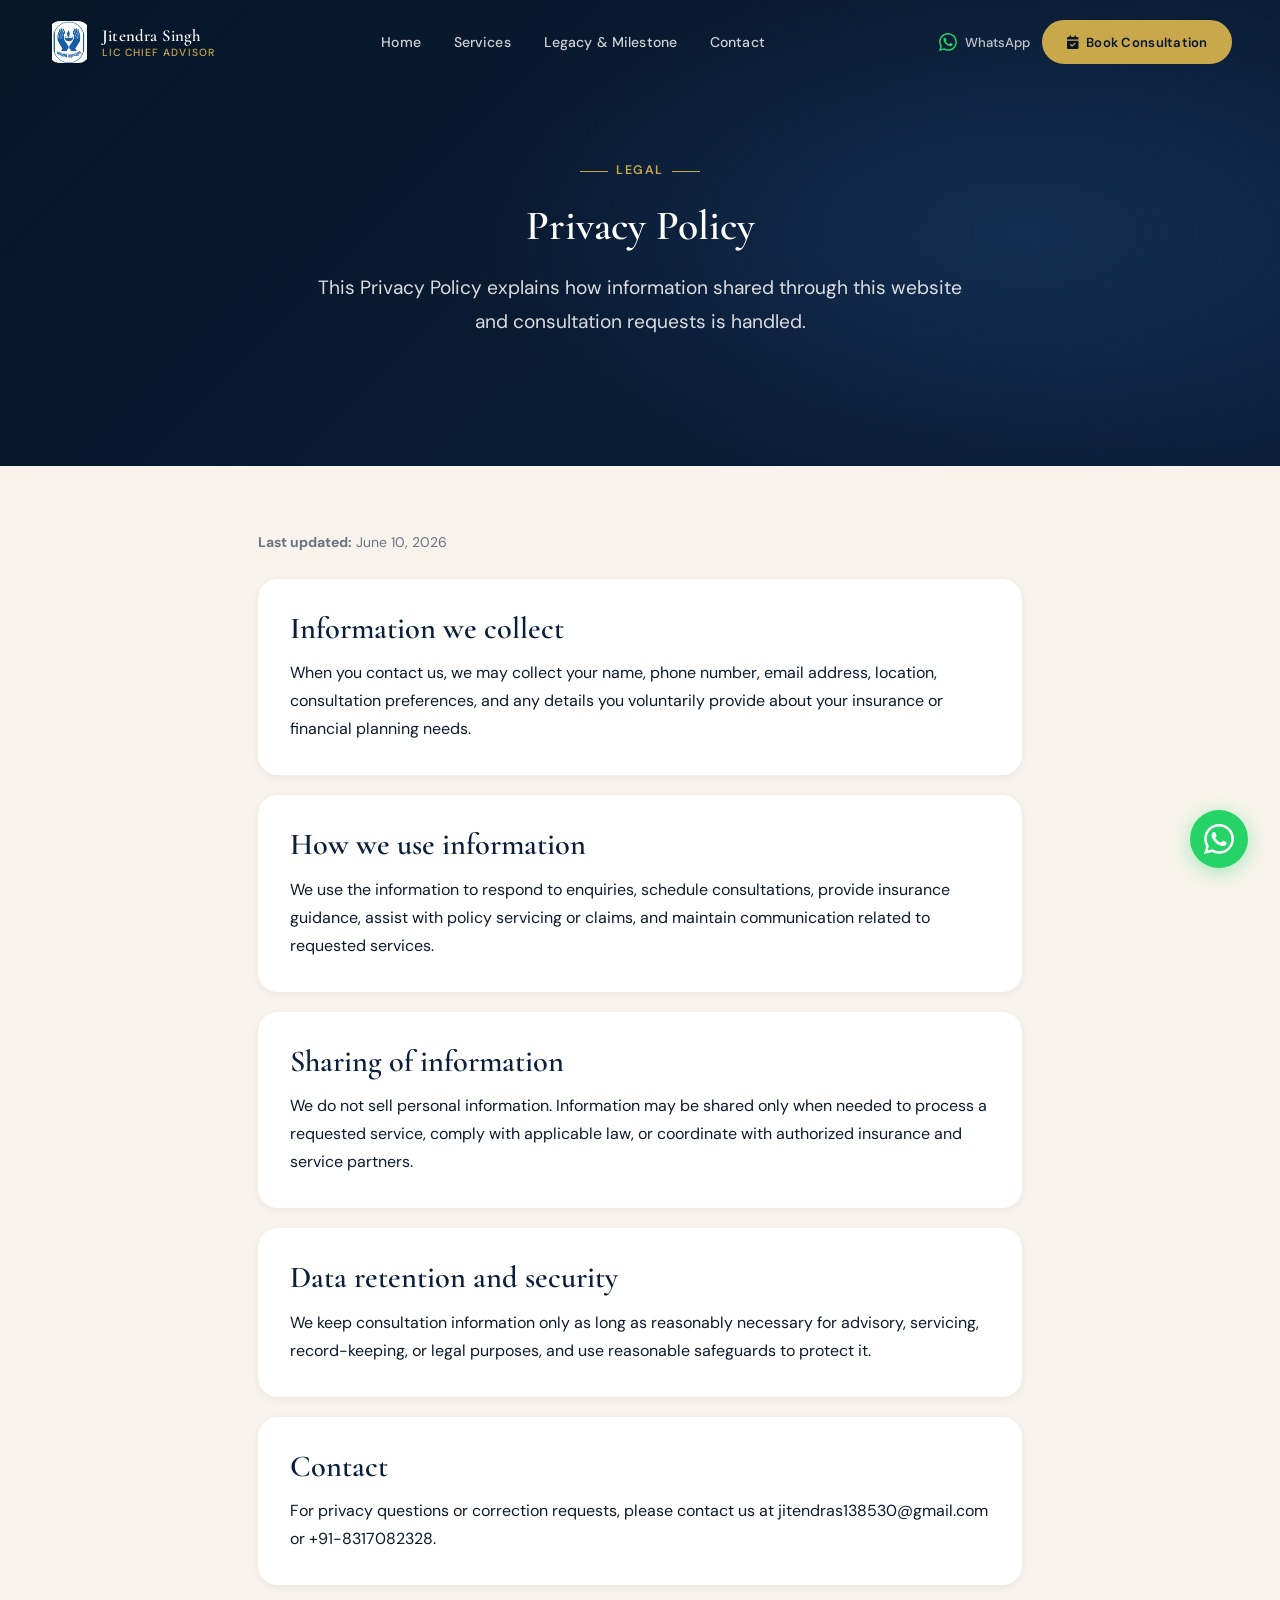
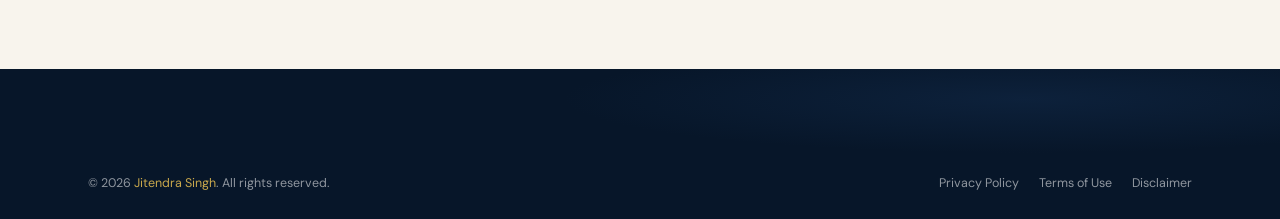
<file: pages/privacy.html>
<!DOCTYPE html>
<html lang="en">
<head>
  <meta charset="UTF-8" />
  <meta name="viewport" content="width=device-width, initial-scale=1.0" />
  <meta http-equiv="X-UA-Compatible" content="IE=edge" />
  <title>Privacy Policy | Jitendra Singh — LIC Insurance Advisor</title>
  <meta name="description" content="Privacy Policy for Jitendra Singh LIC insurance advisory consultations, explaining how contact information is collected and used." />
  <meta name="robots" content="index, follow" />

  <link rel="preconnect" href="https://fonts.googleapis.com" />
  <link rel="preconnect" href="https://fonts.gstatic.com" crossorigin />
  <link href="https://fonts.googleapis.com/css2?family=Cormorant+Garamond:ital,wght@0,300;0,400;0,500;0,600;0,700;1,400;1,600&family=DM+Sans:ital,opsz,wght@0,9..40,300;0,9..40,400;0,9..40,500;0,9..40,600;1,9..40,400&display=swap" rel="stylesheet" />
  <link rel="stylesheet" href="https://cdnjs.cloudflare.com/ajax/libs/font-awesome/6.5.0/css/all.min.css" crossorigin="anonymous" referrerpolicy="no-referrer" />

  <link rel="stylesheet" href="../css/global.css" />
  <link rel="stylesheet" href="../css/navbar.css" />
  <link rel="stylesheet" href="../css/hero.css" />
  <link rel="stylesheet" href="../css/services.css" />
  <link rel="stylesheet" href="../css/responsive.css" />
</head>
<body>
  <a class="skip-link" href="#main">Skip to main content</a>

  <header role="banner">
    <nav class="navbar" id="navbar" aria-label="Main navigation">
      <div class="navbar__inner">
        <a href="../index.html" class="navbar__logo" aria-label="Go to homepage">
          <div class="navbar__logo-icon" aria-hidden="true">RKS</div>
          <div class="navbar__logo-text">
            <span class="navbar__logo-name">Jitendra Singh</span>
            <span class="navbar__logo-tagline">LIC Chief Advisor</span>
          </div>
        </a>

        <ul class="navbar__menu" role="list">
          <li><a href="../index.html" class="navbar__link">Home</a></li>
          <li><a href="services.html" class="navbar__link">Services</a></li>
          <li><a href="legacy.html" class="navbar__link">Legacy &amp; Milestone</a></li>
          <li><a href="contact.html" class="navbar__link">Contact</a></li>
        </ul>

        <div class="navbar__cta">
          <a href="https://wa.me/918317082328" class="navbar__whatsapp" target="_blank" rel="noopener" aria-label="WhatsApp">
            <svg viewBox="0 0 24 24" aria-hidden="true"><path d="M17.472 14.382c-.297-.149-1.758-.867-2.03-.967-.273-.099-.471-.148-.67.15-.197.297-.767.966-.94 1.164-.173.199-.347.223-.644.075-.297-.15-1.255-.463-2.39-1.475-.883-.788-1.48-1.761-1.653-2.059-.173-.297-.018-.458.13-.606.134-.133.298-.347.446-.52.149-.174.198-.298.298-.497.099-.198.05-.371-.025-.52-.075-.149-.669-1.612-.916-2.207-.242-.579-.487-.5-.669-.51-.173-.008-.371-.01-.57-.01-.198 0-.52.074-.792.372-.272.297-1.04 1.016-1.04 2.479 0 1.462 1.065 2.875 1.213 3.074.149.198 2.096 3.2 5.077 4.487.709.306 1.262.489 1.694.625.712.227 1.36.195 1.871.118.571-.085 1.758-.719 2.006-1.413.248-.694.248-1.289.173-1.413-.074-.124-.272-.198-.57-.347m-5.421 7.403h-.004a9.87 9.87 0 01-5.031-1.378l-.361-.214-3.741.982.998-3.648-.235-.374a9.86 9.86 0 01-1.51-5.26c.001-5.45 4.436-9.884 9.888-9.884 2.64 0 5.122 1.03 6.988 2.898a9.825 9.825 0 012.893 6.994c-.003 5.45-4.437 9.884-9.885 9.884m8.413-18.297A11.815 11.815 0 0012.05 0C5.495 0 .16 5.335.157 11.892c0 2.096.547 4.142 1.588 5.945L.057 24l6.305-1.654a11.882 11.882 0 005.683 1.448h.005c6.554 0 11.89-5.335 11.893-11.893a11.821 11.821 0 00-3.48-8.413z"/></svg>
            WhatsApp
          </a>
          <a href="contact.html" class="btn btn--primary navbar__btn">
            <i class="fa-solid fa-calendar-check" aria-hidden="true"></i> Book Consultation
          </a>
        </div>

        <button class="navbar__hamburger" id="hamburger" aria-expanded="false" aria-controls="mobileMenu" aria-label="Open menu">
          <span class="hamburger-line"></span>
          <span class="hamburger-line"></span>
          <span class="hamburger-line"></span>
        </button>
      </div>
    </nav>

    <div class="navbar__mobile-menu" id="mobileMenu" aria-hidden="true" role="dialog" aria-label="Mobile navigation">
      <div class="mobile-menu__inner">
        <nav>
          <a href="../index.html" class="mobile-menu__link"><i class="fa-solid fa-house fa-fw"></i> Home</a>
          <a href="services.html" class="mobile-menu__link"><i class="fa-solid fa-shield-halved fa-fw"></i> Services</a>
          <a href="legacy.html" class="mobile-menu__link"><i class="fa-solid fa-trophy fa-fw"></i> Legacy &amp; Milestone</a>
          <a href="contact.html" class="mobile-menu__link"><i class="fa-solid fa-envelope fa-fw"></i> Contact</a>
        </nav>
        <div class="mobile-menu__divider"></div>
        <div class="mobile-menu__cta-group">
          <a href="contact.html" class="btn btn--primary btn--lg"><i class="fa-solid fa-calendar-check"></i> Book Free Consultation</a>
        </div>
      </div>
    </div>
  </header>

  <main id="main">
    <section class="page-hero legal-hero" aria-labelledby="legal-title">
      <div class="container page-hero__content">
        <span class="section-eyebrow">Legal</span>
        <h1 id="legal-title" class="section-title section-title--light">Privacy Policy</h1>
        <p class="section-subtitle section-subtitle--light">This Privacy Policy explains how information shared through this website and consultation requests is handled.</p>
      </div>
    </section>

    <section class="section section--cream legal-content-section">
      <div class="container legal-content">
        <p class="legal-updated"><strong>Last updated:</strong> June 10, 2026</p>
        <article class="legal-card">
          <h2>Information we collect</h2>
          <p>When you contact us, we may collect your name, phone number, email address, location, consultation preferences, and any details you voluntarily provide about your insurance or financial planning needs.</p>
        </article>
        <article class="legal-card">
          <h2>How we use information</h2>
          <p>We use the information to respond to enquiries, schedule consultations, provide insurance guidance, assist with policy servicing or claims, and maintain communication related to requested services.</p>
        </article>
        <article class="legal-card">
          <h2>Sharing of information</h2>
          <p>We do not sell personal information. Information may be shared only when needed to process a requested service, comply with applicable law, or coordinate with authorized insurance and service partners.</p>
        </article>
        <article class="legal-card">
          <h2>Data retention and security</h2>
          <p>We keep consultation information only as long as reasonably necessary for advisory, servicing, record-keeping, or legal purposes, and use reasonable safeguards to protect it.</p>
        </article>
        <article class="legal-card">
          <h2>Contact</h2>
          <p>For privacy questions or correction requests, please contact us at jitendras138530@gmail.com or +91-8317082328.</p>
        </article>
      </div>
    </section>
  </main>

  <footer class="footer" role="contentinfo">
    <div class="container">
      <div class="footer__bottom">
        <p class="footer__copyright">&copy; 2026 <span>Jitendra Singh</span>. All rights reserved.</p>
        <nav aria-label="Legal links">
          <div class="footer__legal-links">
            <a href="privacy.html" class="footer__legal-link">Privacy Policy</a>
            <a href="terms.html" class="footer__legal-link">Terms of Use</a>
            <a href="disclaimer.html" class="footer__legal-link">Disclaimer</a>
          </div>
        </nav>
      </div>
    </div>
  </footer>

  <a href="https://wa.me/918317082328" class="whatsapp-float" target="_blank" rel="noopener" aria-label="WhatsApp">
    <svg viewBox="0 0 24 24" aria-hidden="true"><path d="M17.472 14.382c-.297-.149-1.758-.867-2.03-.967-.273-.099-.471-.148-.67.15-.197.297-.767.966-.94 1.164-.173.199-.347.223-.644.075-.297-.15-1.255-.463-2.39-1.475-.883-.788-1.48-1.761-1.653-2.059-.173-.297-.018-.458.13-.606.134-.133.298-.347.446-.52.149-.174.198-.298.298-.497.099-.198.05-.371-.025-.52-.075-.149-.669-1.612-.916-2.207-.242-.579-.487-.5-.669-.51-.173-.008-.371-.01-.57-.01-.198 0-.52.074-.792.372-.272.297-1.04 1.016-1.04 2.479 0 1.462 1.065 2.875 1.213 3.074.149.198 2.096 3.2 5.077 4.487.709.306 1.262.489 1.694.625.712.227 1.36.195 1.871.118.571-.085 1.758-.719 2.006-1.413.248-.694.248-1.289.173-1.413-.074-.124-.272-.198-.57-.347m-5.421 7.403h-.004a9.87 9.87 0 01-5.031-1.378l-.361-.214-3.741.982.998-3.648-.235-.374a9.86 9.86 0 01-1.51-5.26c.001-5.45 4.436-9.884 9.888-9.884 2.64 0 5.122 1.03 6.988 2.898a9.825 9.825 0 012.893 6.994c-.003 5.45-4.437 9.884-9.885 9.884m8.413-18.297A11.815 11.815 0 0012.05 0C5.495 0 .16 5.335.157 11.892c0 2.096.547 4.142 1.588 5.945L.057 24l6.305-1.654a11.882 11.882 0 005.683 1.448h.005c6.554 0 11.89-5.335 11.893-11.893a11.821 11.821 0 00-3.48-8.413z"/></svg>
  </a>

  <script src="../js/scroll.js" defer></script>
  <script src="../js/navbar.js" defer></script>
</body>
</html>
</file>
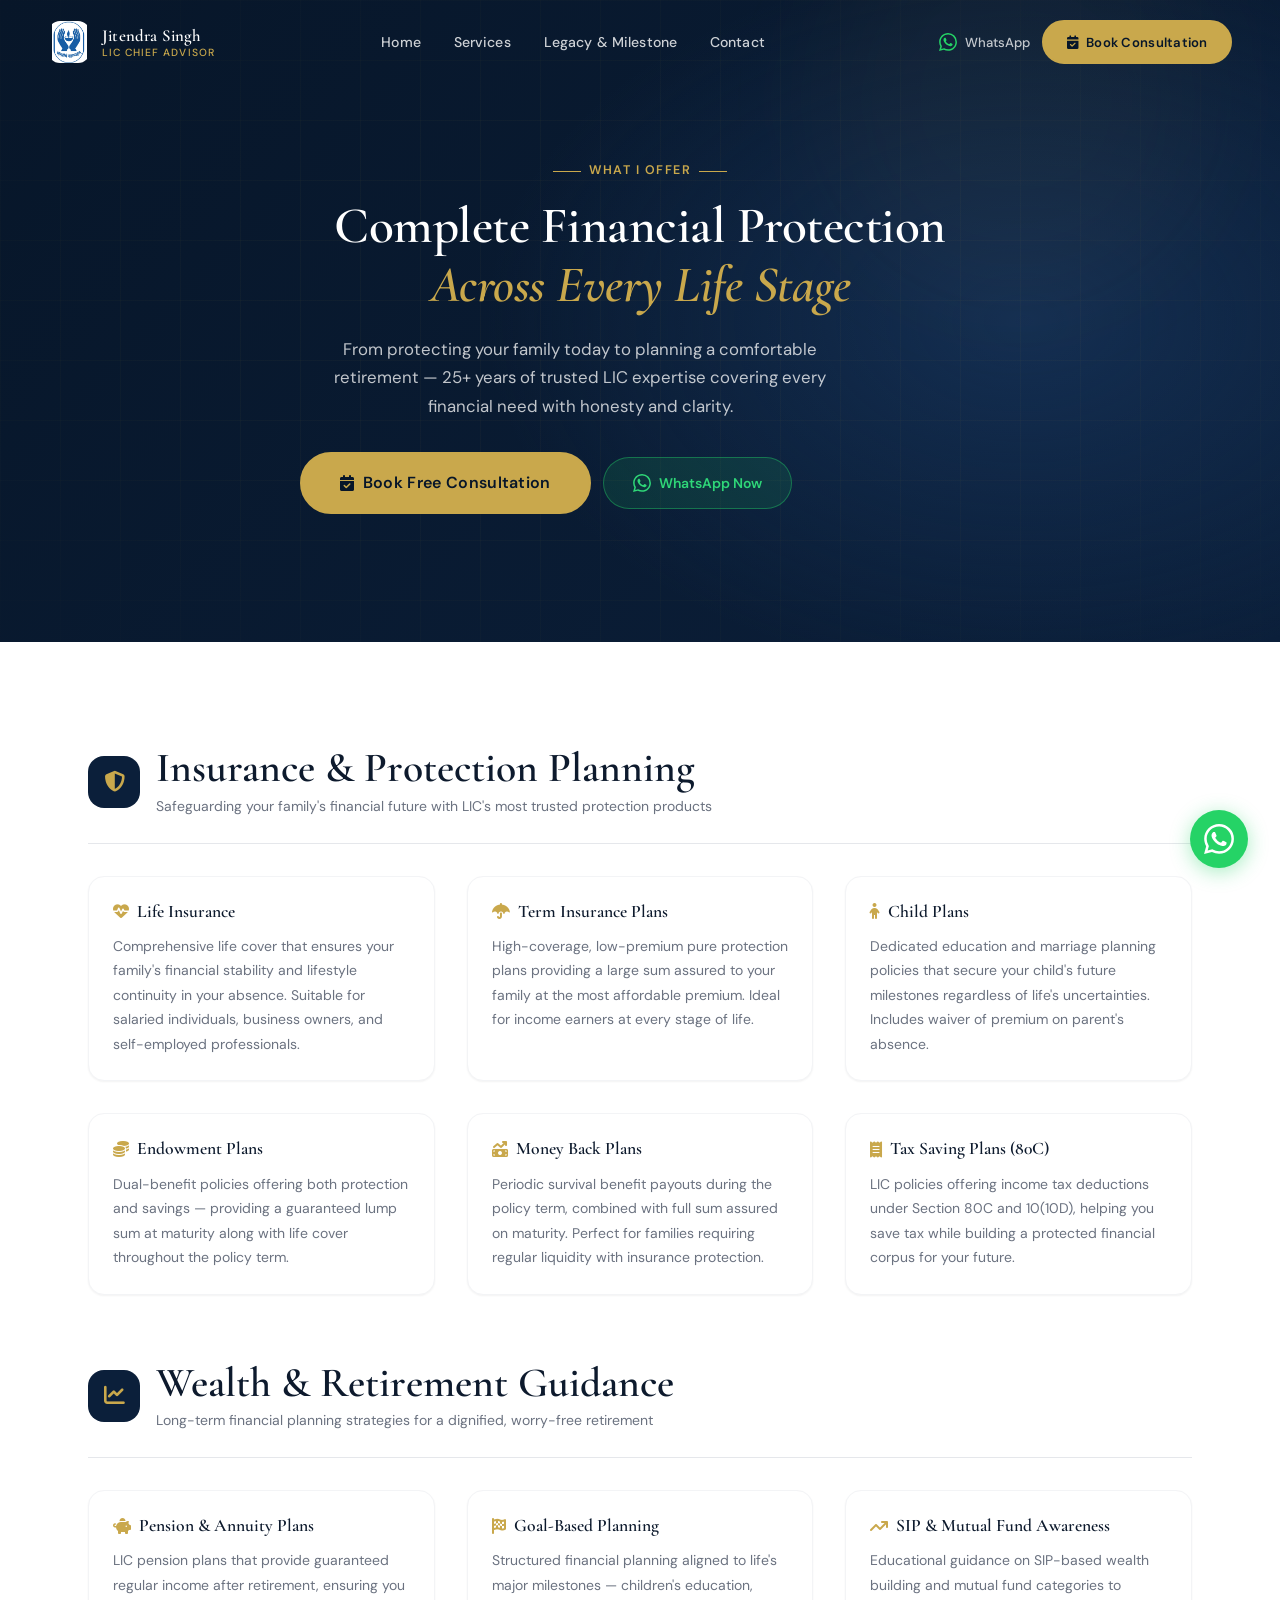
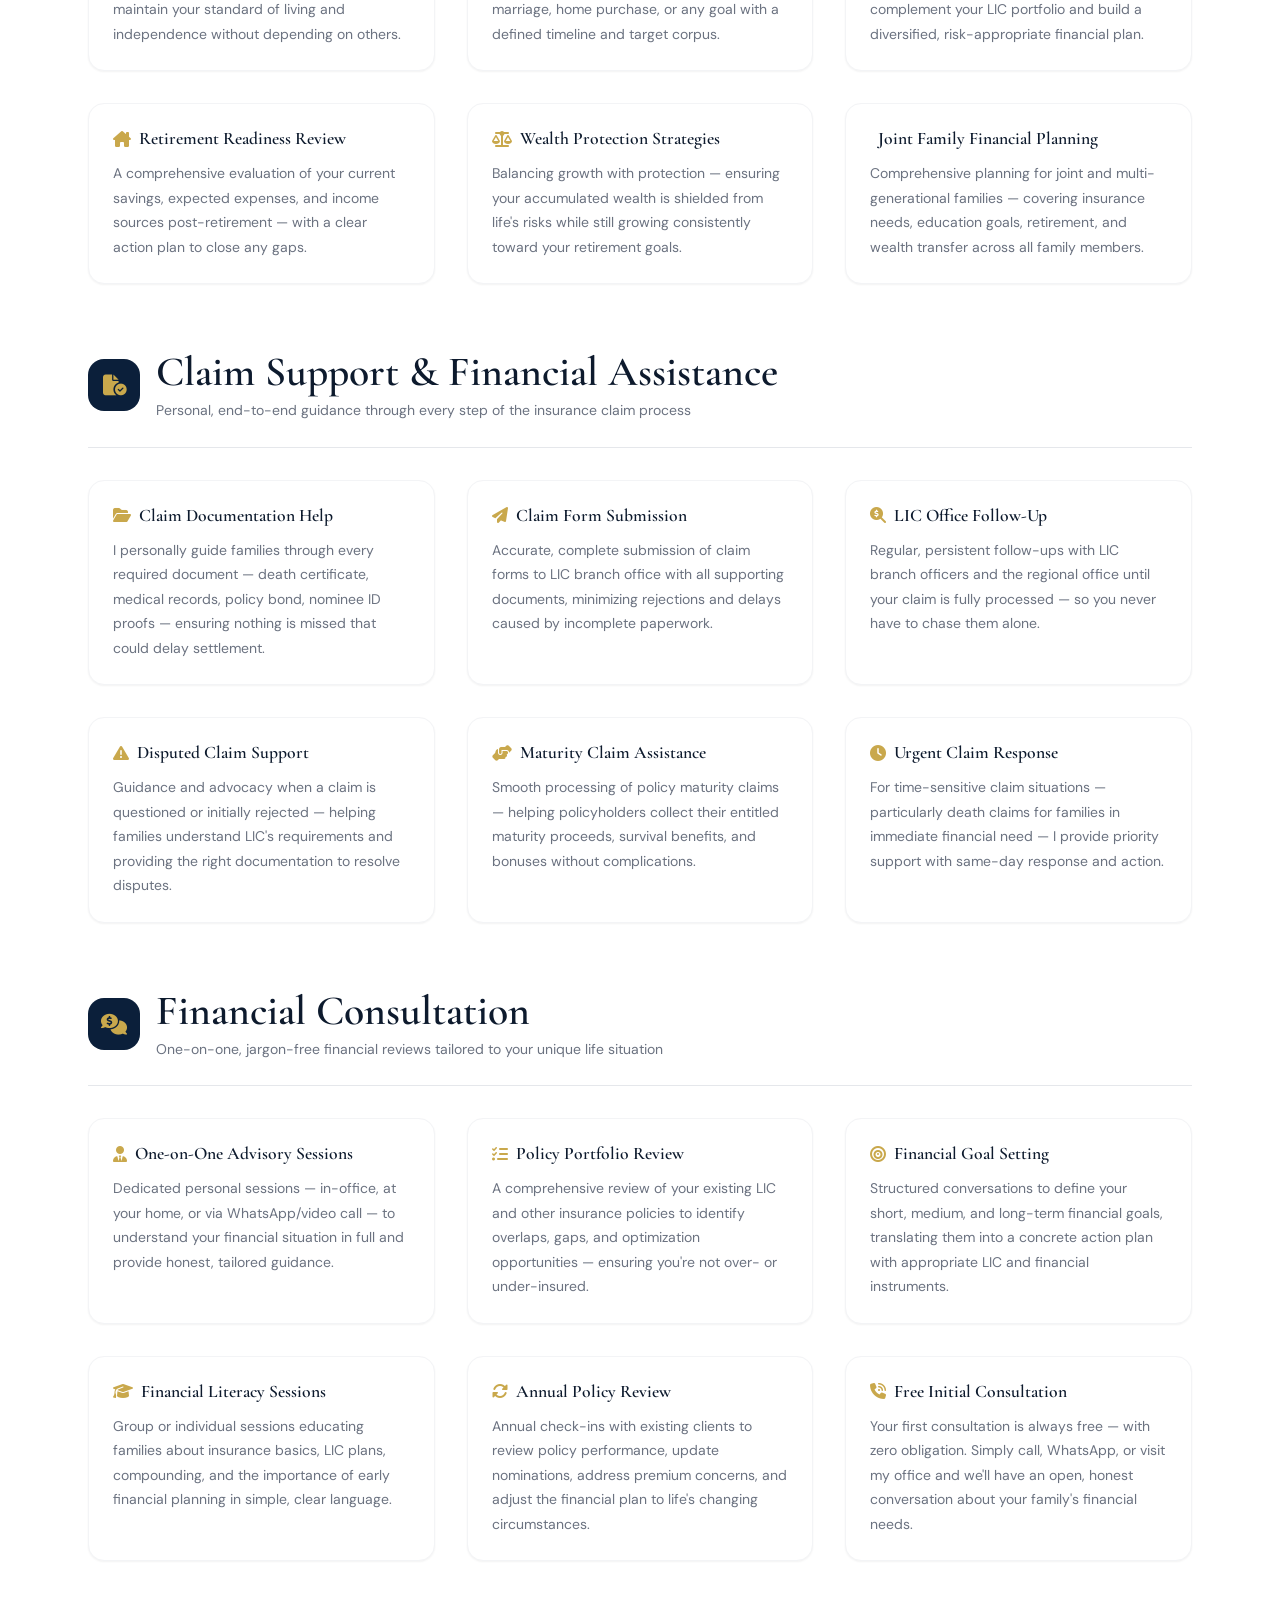
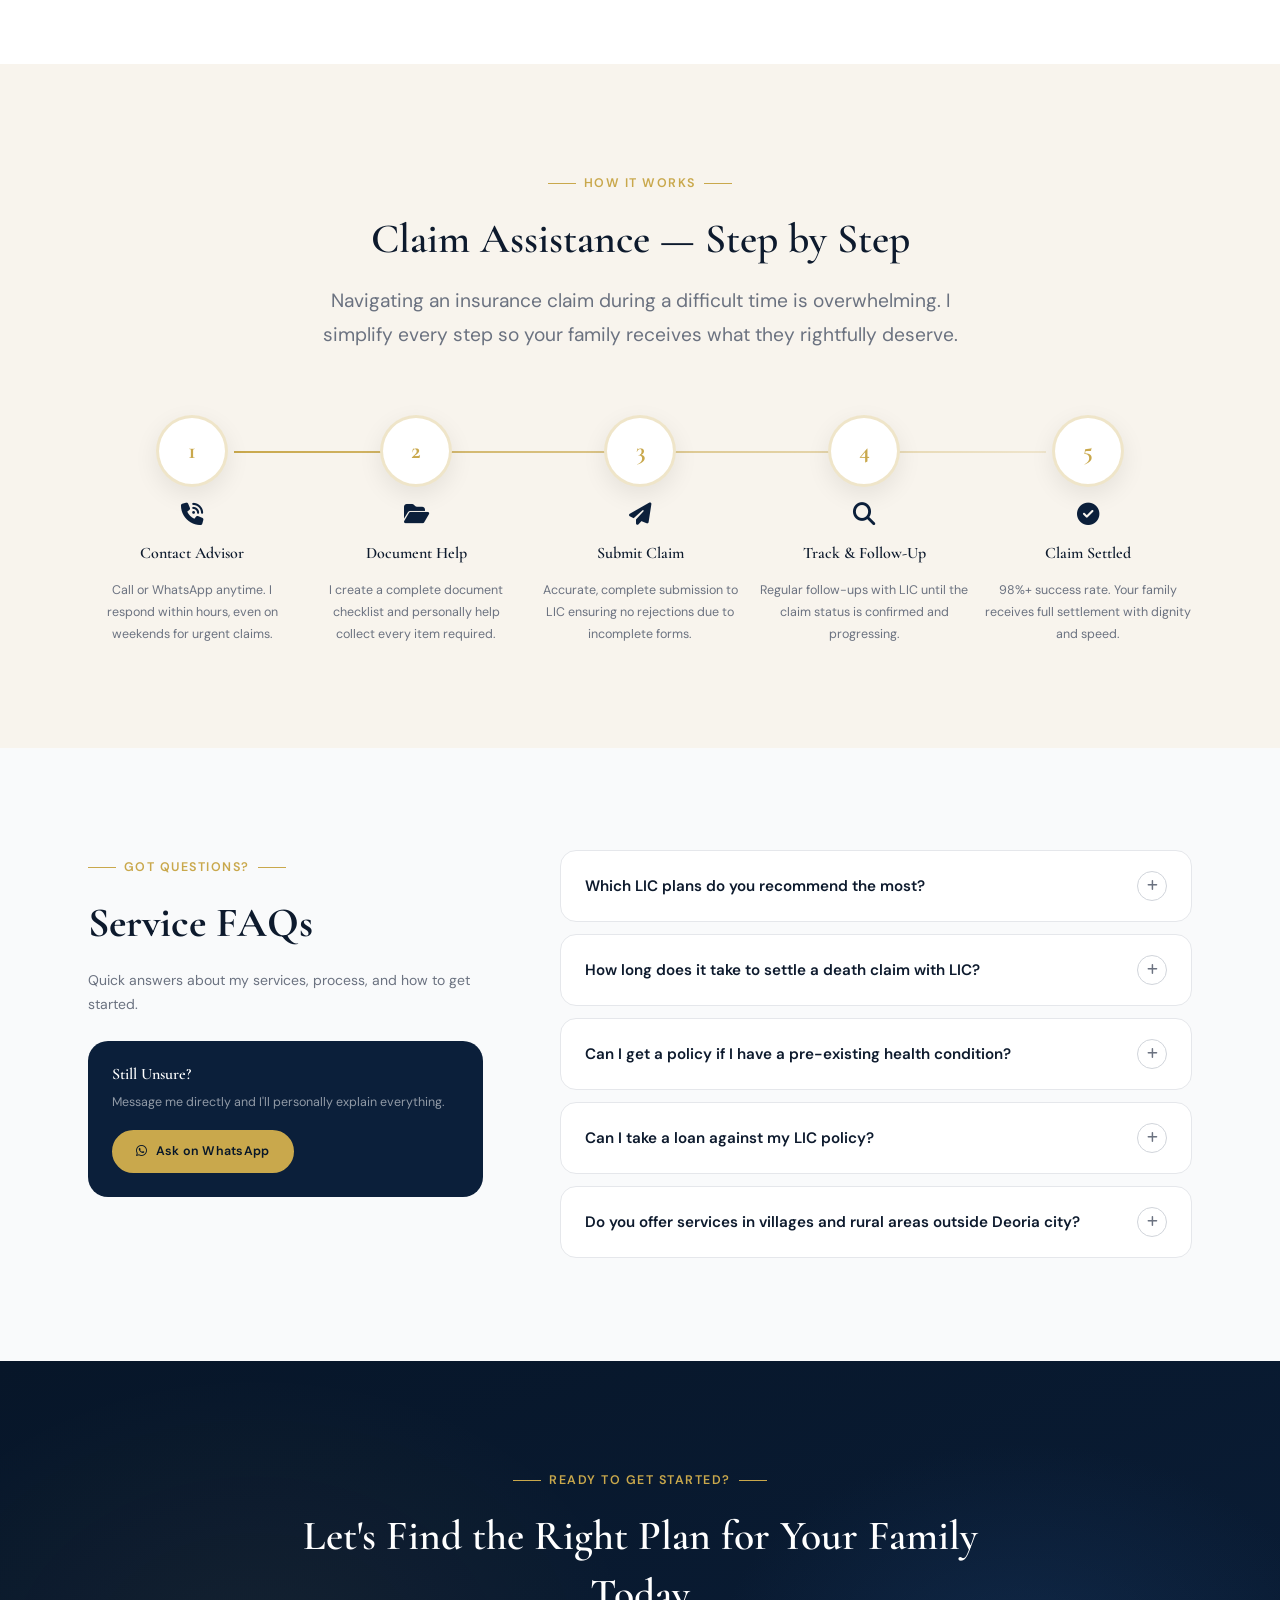
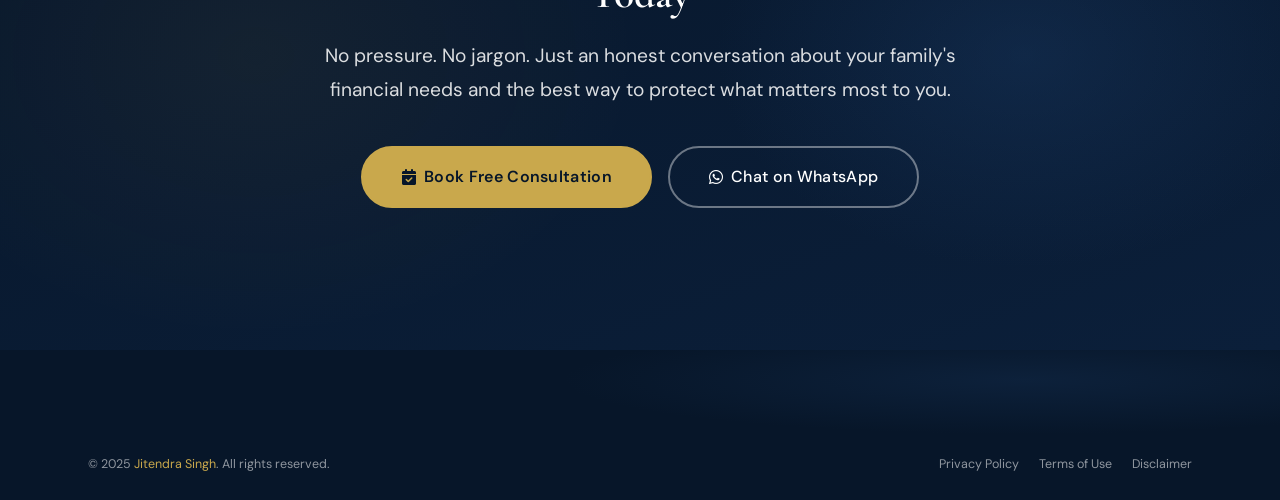
<file: pages/services.html>
<!DOCTYPE html>
<html lang="en">
<head>
  <meta charset="UTF-8" />
  <meta name="viewport" content="width=device-width, initial-scale=1.0" />
  <meta http-equiv="X-UA-Compatible" content="IE=edge" />

  <title>Services | Jitendra Singh — LIC Insurance Advisor, Deoria UP</title>
  <meta name="description" content="Comprehensive LIC insurance services by Jitendra Singh — Life Insurance, Term Plans, Child Plans, Retirement Planning, Claim Assistance & Financial Consultation in Deoria, Uttar Pradesh." />
  <meta name="robots" content="index, follow" />
  <link rel="canonical" href="https://www.jitendrasinghskarma.in/pages/services.html" />

  <!-- Open Graph -->
  <meta property="og:type" content="website" />
  <meta property="og:title" content="Services — Jitendra Singh, LIC Advisor Deoria" />
  <meta property="og:description" content="Life Insurance, Retirement Planning, Child Plans, Claim Assistance and more. 25+ years of trusted guidance." />
  <meta property="og:url" content="https://www.jitendrasinghskarma.in/pages/services.html" />

  <!-- Fonts -->
  <link rel="preconnect" href="https://fonts.googleapis.com" />
  <link rel="preconnect" href="https://fonts.gstatic.com" crossorigin />
  <link href="https://fonts.googleapis.com/css2?family=Cormorant+Garamond:ital,wght@0,300;0,400;0,500;0,600;0,700;1,400;1,600&family=DM+Sans:ital,opsz,wght@0,9..40,300;0,9..40,400;0,9..40,500;0,9..40,600;1,9..40,400&display=swap" rel="stylesheet" />
  <link rel="stylesheet" href="https://cdnjs.cloudflare.com/ajax/libs/font-awesome/6.5.0/css/all.min.css" crossorigin="anonymous" referrerpolicy="no-referrer" />

  <!-- Stylesheets -->
  <link rel="stylesheet" href="../css/global.css" />
  <link rel="stylesheet" href="../css/navbar.css" />
  <link rel="stylesheet" href="../css/hero.css" />
  <link rel="stylesheet" href="../css/services.css" />
  <link rel="stylesheet" href="../css/responsive.css" />
</head>

<body>
  <a class="skip-link" href="#main">Skip to main content</a>

  <!-- ═══ NAVBAR ═══════════════════════════════════════════════ -->
  <header role="banner">
    <nav class="navbar" id="navbar" aria-label="Main navigation">
      <div class="navbar__inner">
        <a href="../index.html" class="navbar__logo" aria-label="Go to homepage">
          <div class="navbar__logo-icon" aria-hidden="true">RKS</div>
          <div class="navbar__logo-text">
            <span class="navbar__logo-name">Jitendra Singh</span>
            <span class="navbar__logo-tagline">LIC Chief Advisor</span>
          </div>
        </a>

        <ul class="navbar__menu" role="list">
          <li><a href="../index.html" class="navbar__link">Home</a></li>
          <li><a href="services.html" class="navbar__link active" aria-current="page">Services</a></li>
          <li><a href="legacy.html" class="navbar__link">Legacy &amp; Milestone</a></li>
          <li><a href="contact.html" class="navbar__link">Contact</a></li>
        </ul>

        <div class="navbar__cta">
          <a href="https://wa.me/918317082328" class="navbar__whatsapp" target="_blank" rel="noopener" aria-label="WhatsApp">
            <svg viewBox="0 0 24 24" aria-hidden="true"><path d="M17.472 14.382c-.297-.149-1.758-.867-2.03-.967-.273-.099-.471-.148-.67.15-.197.297-.767.966-.94 1.164-.173.199-.347.223-.644.075-.297-.15-1.255-.463-2.39-1.475-.883-.788-1.48-1.761-1.653-2.059-.173-.297-.018-.458.13-.606.134-.133.298-.347.446-.52.149-.174.198-.298.298-.497.099-.198.05-.371-.025-.52-.075-.149-.669-1.612-.916-2.207-.242-.579-.487-.5-.669-.51-.173-.008-.371-.01-.57-.01-.198 0-.52.074-.792.372-.272.297-1.04 1.016-1.04 2.479 0 1.462 1.065 2.875 1.213 3.074.149.198 2.096 3.2 5.077 4.487.709.306 1.262.489 1.694.625.712.227 1.36.195 1.871.118.571-.085 1.758-.719 2.006-1.413.248-.694.248-1.289.173-1.413-.074-.124-.272-.198-.57-.347m-5.421 7.403h-.004a9.87 9.87 0 01-5.031-1.378l-.361-.214-3.741.982.998-3.648-.235-.374a9.86 9.86 0 01-1.51-5.26c.001-5.45 4.436-9.884 9.888-9.884 2.64 0 5.122 1.03 6.988 2.898a9.825 9.825 0 012.893 6.994c-.003 5.45-4.437 9.884-9.885 9.884m8.413-18.297A11.815 11.815 0 0012.05 0C5.495 0 .16 5.335.157 11.892c0 2.096.547 4.142 1.588 5.945L.057 24l6.305-1.654a11.882 11.882 0 005.683 1.448h.005c6.554 0 11.89-5.335 11.893-11.893a11.821 11.821 0 00-3.48-8.413z"/></svg>
            WhatsApp
          </a>
          <a href="contact.html" class="btn btn--primary navbar__btn">
            <i class="fa-solid fa-calendar-check" aria-hidden="true"></i> Book Consultation
          </a>
        </div>

        <button class="navbar__hamburger" id="hamburger" aria-expanded="false" aria-controls="mobileMenu" aria-label="Open menu">
          <span class="hamburger-line"></span>
          <span class="hamburger-line"></span>
          <span class="hamburger-line"></span>
        </button>
      </div>
    </nav>

    <div class="navbar__mobile-menu" id="mobileMenu" aria-hidden="true" role="dialog" aria-label="Mobile navigation">
      <div class="mobile-menu__inner">
        <nav>
          <a href="../index.html" class="mobile-menu__link"><i class="fa-solid fa-house fa-fw"></i> Home</a>
          <a href="services.html" class="mobile-menu__link active"><i class="fa-solid fa-shield-halved fa-fw"></i> Services</a>
          <a href="legacy.html" class="mobile-menu__link"><i class="fa-solid fa-trophy fa-fw"></i> Legacy &amp; Milestone</a>
          <a href="contact.html" class="mobile-menu__link"><i class="fa-solid fa-envelope fa-fw"></i> Contact</a>
        </nav>
        <div class="mobile-menu__divider"></div>
        <div class="mobile-menu__cta-group">
          <a href="contact.html" class="btn btn--primary btn--lg"><i class="fa-solid fa-calendar-check"></i> Book Free Consultation</a>
        </div>
        <div class="mobile-menu__contact-row">
          <a href="tel:+918317082328" class="mobile-menu__contact-item">
            <svg xmlns="http://www.w3.org/2000/svg" fill="none" viewBox="0 0 24 24" stroke="currentColor" stroke-width="1.5"><path stroke-linecap="round" stroke-linejoin="round" d="M2.25 6.75c0 8.284 6.716 15 15 15h2.25a2.25 2.25 0 002.25-2.25v-1.372c0-.516-.351-.966-.852-1.091l-4.423-1.106c-.44-.11-.902.055-1.173.417l-.97 1.293c-.282.376-.769.542-1.21.38a12.035 12.035 0 01-7.143-7.143c-.162-.441.004-.928.38-1.21l1.293-.97c.363-.271.527-.734.417-1.173L6.963 3.102a1.125 1.125 0 00-1.091-.852H4.5A2.25 2.25 0 002.25 4.5v2.25z" /></svg>
            <span>Call Now</span>
          </a>
          <a href="https://wa.me/918317082328" class="mobile-menu__contact-item" target="_blank" rel="noopener">
            <svg viewBox="0 0 24 24" fill="currentColor"><path d="M17.472 14.382c-.297-.149-1.758-.867-2.03-.967-.273-.099-.471-.148-.67.15-.197.297-.767.966-.94 1.164-.173.199-.347.223-.644.075-.297-.15-1.255-.463-2.39-1.475-.883-.788-1.48-1.761-1.653-2.059-.173-.297-.018-.458.13-.606.134-.133.298-.347.446-.52.149-.174.198-.298.298-.497.099-.198.05-.371-.025-.52-.075-.149-.669-1.612-.916-2.207-.242-.579-.487-.5-.669-.51-.173-.008-.371-.01-.57-.01-.198 0-.52.074-.792.372-.272.297-1.04 1.016-1.04 2.479 0 1.462 1.065 2.875 1.213 3.074.149.198 2.096 3.2 5.077 4.487.709.306 1.262.489 1.694.625.712.227 1.36.195 1.871.118.571-.085 1.758-.719 2.006-1.413.248-.694.248-1.289.173-1.413-.074-.124-.272-.198-.57-.347m-5.421 7.403h-.004a9.87 9.87 0 01-5.031-1.378l-.361-.214-3.741.982.998-3.648-.235-.374a9.86 9.86 0 01-1.51-5.26c.001-5.45 4.436-9.884 9.888-9.884 2.64 0 5.122 1.03 6.988 2.898a9.825 9.825 0 012.893 6.994c-.003 5.45-4.437 9.884-9.885 9.884m8.413-18.297A11.815 11.815 0 0012.05 0C5.495 0 .16 5.335.157 11.892c0 2.096.547 4.142 1.588 5.945L.057 24l6.305-1.654a11.882 11.882 0 005.683 1.448h.005c6.554 0 11.89-5.335 11.893-11.893a11.821 11.821 0 00-3.48-8.413z"/></svg>
            <span>WhatsApp</span>
          </a>
        </div>
      </div>
    </div>
  </header>

  <main id="main">

    <!-- ═══ PAGE HERO ════════════════════════════════════════════ -->
    <section class="page-hero" aria-labelledby="page-title">
      <div class="hero__bg">
        <div class="hero__gradient"></div>
        <div class="hero__grid" aria-hidden="true"></div>
        <div class="hero__orb hero__orb--1" aria-hidden="true" style="opacity:0.5"></div>
      </div>
      <div class="container">
        <div class="page-hero__content">
          <span class="section-eyebrow" style="color:var(--gold)">What I Offer</span>
          <h1 class="hero__headline" id="page-title" style="font-size:clamp(2rem,4.5vw,3.2rem)">
            Complete Financial Protection
            <em>Across Every Life Stage</em>
          </h1>
          <p style="color:rgba(255,255,255,0.75); font-size:1.05rem; line-height:1.7; margin-top:1.25rem; max-width:560px;">
            From protecting your family today to planning a comfortable retirement — 25+ years of trusted LIC expertise covering every financial need with honesty and clarity.
          </p>
          <div class="btn-group" style="margin-top: 2rem">
            <a href="contact.html" class="btn btn--primary btn--lg">
              <i class="fa-solid fa-calendar-check" aria-hidden="true"></i> Book Free Consultation
            </a>
            <a href="https://wa.me/918317082328" class="hero__whatsapp-btn" target="_blank" rel="noopener">
              <svg viewBox="0 0 24 24" aria-hidden="true"><path d="M17.472 14.382c-.297-.149-1.758-.867-2.03-.967-.273-.099-.471-.148-.67.15-.197.297-.767.966-.94 1.164-.173.199-.347.223-.644.075-.297-.15-1.255-.463-2.39-1.475-.883-.788-1.48-1.761-1.653-2.059-.173-.297-.018-.458.13-.606.134-.133.298-.347.446-.52.149-.174.198-.298.298-.497.099-.198.05-.371-.025-.52-.075-.149-.669-1.612-.916-2.207-.242-.579-.487-.5-.669-.51-.173-.008-.371-.01-.57-.01-.198 0-.52.074-.792.372-.272.297-1.04 1.016-1.04 2.479 0 1.462 1.065 2.875 1.213 3.074.149.198 2.096 3.2 5.077 4.487.709.306 1.262.489 1.694.625.712.227 1.36.195 1.871.118.571-.085 1.758-.719 2.006-1.413.248-.694.248-1.289.173-1.413-.074-.124-.272-.198-.57-.347m-5.421 7.403h-.004a9.87 9.87 0 01-5.031-1.378l-.361-.214-3.741.982.998-3.648-.235-.374a9.86 9.86 0 01-1.51-5.26c.001-5.45 4.436-9.884 9.888-9.884 2.64 0 5.122 1.03 6.988 2.898a9.825 9.825 0 012.893 6.994c-.003 5.45-4.437 9.884-9.885 9.884m8.413-18.297A11.815 11.815 0 0012.05 0C5.495 0 .16 5.335.157 11.892c0 2.096.547 4.142 1.588 5.945L.057 24l6.305-1.654a11.882 11.882 0 005.683 1.448h.005c6.554 0 11.89-5.335 11.893-11.893a11.821 11.821 0 00-3.48-8.413z"/></svg>
              WhatsApp Now
            </a>
          </div>
        </div>
      </div>
    </section>

    <!-- ═══ INSURANCE & PROTECTION ════════════════════════════════ -->
    <section class="section" id="insurance" aria-labelledby="insurance-title">
      <div class="container">
        <div class="services-category">
          <div class="services-category__header" data-reveal>
            <div class="services-category__icon" aria-hidden="true">
              <i class="fa-solid fa-shield-halved"></i>
            </div>
            <div class="services-category__info">
              <h2 id="insurance-title">Insurance &amp; Protection Planning</h2>
              <p>Safeguarding your family's financial future with LIC's most trusted protection products</p>
            </div>
          </div>

          <div class="grid-3" role="list">
            <div class="service-detail-card" data-reveal role="listitem">
              <h4><i class="fa-solid fa-heart-pulse"></i> Life Insurance</h4>
              <p>Comprehensive life cover that ensures your family's financial stability and lifestyle continuity in your absence. Suitable for salaried individuals, business owners, and self-employed professionals.</p>
            </div>
            <div class="service-detail-card" data-reveal data-delay="100" role="listitem">
              <h4><i class="fa-solid fa-umbrella"></i> Term Insurance Plans</h4>
              <p>High-coverage, low-premium pure protection plans providing a large sum assured to your family at the most affordable premium. Ideal for income earners at every stage of life.</p>
            </div>
            <div class="service-detail-card" data-reveal data-delay="200" role="listitem">
              <h4><i class="fa-solid fa-child"></i> Child Plans</h4>
              <p>Dedicated education and marriage planning policies that secure your child's future milestones regardless of life's uncertainties. Includes waiver of premium on parent's absence.</p>
            </div>
            <div class="service-detail-card" data-reveal data-delay="300" role="listitem">
              <h4><i class="fa-solid fa-coins"></i> Endowment Plans</h4>
              <p>Dual-benefit policies offering both protection and savings — providing a guaranteed lump sum at maturity along with life cover throughout the policy term.</p>
            </div>
            <div class="service-detail-card" data-reveal data-delay="400" role="listitem">
              <h4><i class="fa-solid fa-money-bill-trend-up"></i> Money Back Plans</h4>
              <p>Periodic survival benefit payouts during the policy term, combined with full sum assured on maturity. Perfect for families requiring regular liquidity with insurance protection.</p>
            </div>
            <div class="service-detail-card" data-reveal data-delay="500" role="listitem">
              <h4><i class="fa-solid fa-receipt"></i> Tax Saving Plans (80C)</h4>
              <p>LIC policies offering income tax deductions under Section 80C and 10(10D), helping you save tax while building a protected financial corpus for your future.</p>
            </div>
          </div>
        </div>

        <!-- ═══ WEALTH & RETIREMENT ════════════════════════════ -->
        <div class="services-category" id="wealth">
          <div class="services-category__header" data-reveal>
            <div class="services-category__icon" aria-hidden="true">
              <i class="fa-solid fa-chart-line"></i>
            </div>
            <div class="services-category__info">
              <h2 id="wealth-title">Wealth &amp; Retirement Guidance</h2>
              <p>Long-term financial planning strategies for a dignified, worry-free retirement</p>
            </div>
          </div>

          <div class="grid-3" role="list">
            <div class="service-detail-card" data-reveal role="listitem">
              <h4><i class="fa-solid fa-piggy-bank"></i> Pension &amp; Annuity Plans</h4>
              <p>LIC pension plans that provide guaranteed regular income after retirement, ensuring you maintain your standard of living and independence without depending on others.</p>
            </div>
            <div class="service-detail-card" data-reveal data-delay="100" role="listitem">
              <h4><i class="fa-solid fa-flag-checkered"></i> Goal-Based Planning</h4>
              <p>Structured financial planning aligned to life's major milestones — children's education, marriage, home purchase, or any goal with a defined timeline and target corpus.</p>
            </div>
            <div class="service-detail-card" data-reveal data-delay="200" role="listitem">
              <h4><i class="fa-solid fa-arrow-trend-up"></i> SIP &amp; Mutual Fund Awareness</h4>
              <p>Educational guidance on SIP-based wealth building and mutual fund categories to complement your LIC portfolio and build a diversified, risk-appropriate financial plan.</p>
            </div>
            <div class="service-detail-card" data-reveal data-delay="300" role="listitem">
              <h4><i class="fa-solid fa-house-chimney"></i> Retirement Readiness Review</h4>
              <p>A comprehensive evaluation of your current savings, expected expenses, and income sources post-retirement — with a clear action plan to close any gaps.</p>
            </div>
            <div class="service-detail-card" data-reveal data-delay="400" role="listitem">
              <h4><i class="fa-solid fa-scale-balanced"></i> Wealth Protection Strategies</h4>
              <p>Balancing growth with protection — ensuring your accumulated wealth is shielded from life's risks while still growing consistently toward your retirement goals.</p>
            </div>
            <div class="service-detail-card" data-reveal data-delay="500" role="listitem">
              <h4><i class="fa-solid fa-family"></i> Joint Family Financial Planning</h4>
              <p>Comprehensive planning for joint and multi-generational families — covering insurance needs, education goals, retirement, and wealth transfer across all family members.</p>
            </div>
          </div>
        </div>

        <!-- ═══ CLAIM ASSISTANCE ════════════════════════════════ -->
        <div class="services-category" id="claims">
          <div class="services-category__header" data-reveal>
            <div class="services-category__icon" aria-hidden="true">
              <i class="fa-solid fa-file-circle-check"></i>
            </div>
            <div class="services-category__info">
              <h2 id="claims-title">Claim Support &amp; Financial Assistance</h2>
              <p>Personal, end-to-end guidance through every step of the insurance claim process</p>
            </div>
          </div>

          <div class="grid-3" role="list">
            <div class="service-detail-card" data-reveal role="listitem">
              <h4><i class="fa-solid fa-folder-open"></i> Claim Documentation Help</h4>
              <p>I personally guide families through every required document — death certificate, medical records, policy bond, nominee ID proofs — ensuring nothing is missed that could delay settlement.</p>
            </div>
            <div class="service-detail-card" data-reveal data-delay="100" role="listitem">
              <h4><i class="fa-solid fa-paper-plane"></i> Claim Form Submission</h4>
              <p>Accurate, complete submission of claim forms to LIC branch office with all supporting documents, minimizing rejections and delays caused by incomplete paperwork.</p>
            </div>
            <div class="service-detail-card" data-reveal data-delay="200" role="listitem">
              <h4><i class="fa-solid fa-magnifying-glass-dollar"></i> LIC Office Follow-Up</h4>
              <p>Regular, persistent follow-ups with LIC branch officers and the regional office until your claim is fully processed — so you never have to chase them alone.</p>
            </div>
            <div class="service-detail-card" data-reveal data-delay="300" role="listitem">
              <h4><i class="fa-solid fa-triangle-exclamation"></i> Disputed Claim Support</h4>
              <p>Guidance and advocacy when a claim is questioned or initially rejected — helping families understand LIC's requirements and providing the right documentation to resolve disputes.</p>
            </div>
            <div class="service-detail-card" data-reveal data-delay="400" role="listitem">
              <h4><i class="fa-solid fa-handshake-angle"></i> Maturity Claim Assistance</h4>
              <p>Smooth processing of policy maturity claims — helping policyholders collect their entitled maturity proceeds, survival benefits, and bonuses without complications.</p>
            </div>
            <div class="service-detail-card" data-reveal data-delay="500" role="listitem">
              <h4><i class="fa-solid fa-clock"></i> Urgent Claim Response</h4>
              <p>For time-sensitive claim situations — particularly death claims for families in immediate financial need — I provide priority support with same-day response and action.</p>
            </div>
          </div>
        </div>

        <!-- ═══ CONSULTATION ════════════════════════════════════ -->
        <div class="services-category" id="consultation">
          <div class="services-category__header" data-reveal>
            <div class="services-category__icon" aria-hidden="true">
              <i class="fa-solid fa-comments-dollar"></i>
            </div>
            <div class="services-category__info">
              <h2 id="consultation-title">Financial Consultation</h2>
              <p>One-on-one, jargon-free financial reviews tailored to your unique life situation</p>
            </div>
          </div>

          <div class="grid-3" role="list">
            <div class="service-detail-card" data-reveal role="listitem">
              <h4><i class="fa-solid fa-user-tie"></i> One-on-One Advisory Sessions</h4>
              <p>Dedicated personal sessions — in-office, at your home, or via WhatsApp/video call — to understand your financial situation in full and provide honest, tailored guidance.</p>
            </div>
            <div class="service-detail-card" data-reveal data-delay="100" role="listitem">
              <h4><i class="fa-solid fa-list-check"></i> Policy Portfolio Review</h4>
              <p>A comprehensive review of your existing LIC and other insurance policies to identify overlaps, gaps, and optimization opportunities — ensuring you're not over- or under-insured.</p>
            </div>
            <div class="service-detail-card" data-reveal data-delay="200" role="listitem">
              <h4><i class="fa-solid fa-bullseye"></i> Financial Goal Setting</h4>
              <p>Structured conversations to define your short, medium, and long-term financial goals, translating them into a concrete action plan with appropriate LIC and financial instruments.</p>
            </div>
            <div class="service-detail-card" data-reveal data-delay="300" role="listitem">
              <h4><i class="fa-solid fa-graduation-cap"></i> Financial Literacy Sessions</h4>
              <p>Group or individual sessions educating families about insurance basics, LIC plans, compounding, and the importance of early financial planning in simple, clear language.</p>
            </div>
            <div class="service-detail-card" data-reveal data-delay="400" role="listitem">
              <h4><i class="fa-solid fa-rotate"></i> Annual Policy Review</h4>
              <p>Annual check-ins with existing clients to review policy performance, update nominations, address premium concerns, and adjust the financial plan to life's changing circumstances.</p>
            </div>
            <div class="service-detail-card" data-reveal data-delay="500" role="listitem">
              <h4><i class="fa-solid fa-phone-volume"></i> Free Initial Consultation</h4>
              <p>Your first consultation is always free — with zero obligation. Simply call, WhatsApp, or visit my office and we'll have an open, honest conversation about your family's financial needs.</p>
            </div>
          </div>
        </div>
      </div>
    </section>

    <!-- ═══ CLAIM PROCESS ════════════════════════════════════════ -->
    <section class="claim-process section" aria-labelledby="cp-title">
      <div class="container">
        <div class="section-header" data-reveal>
          <span class="section-eyebrow">How It Works</span>
          <h2 class="section-title" id="cp-title">Claim Assistance — Step by Step</h2>
          <p class="section-subtitle">
            Navigating an insurance claim during a difficult time is overwhelming. I simplify every step so your family receives what they rightfully deserve.
          </p>
        </div>
        <div class="claim-steps" role="list">
          <div class="claim-step" data-reveal role="listitem">
            <div class="claim-step__number" aria-label="Step 1">1</div>
            <i class="claim-step__icon fa-solid fa-phone-volume" aria-hidden="true"></i>
            <h4 class="claim-step__title">Contact Advisor</h4>
            <p class="claim-step__desc">Call or WhatsApp anytime. I respond within hours, even on weekends for urgent claims.</p>
          </div>
          <div class="claim-step" data-reveal data-delay="100" role="listitem">
            <div class="claim-step__number" aria-label="Step 2">2</div>
            <i class="claim-step__icon fa-solid fa-folder-open" aria-hidden="true"></i>
            <h4 class="claim-step__title">Document Help</h4>
            <p class="claim-step__desc">I create a complete document checklist and personally help collect every item required.</p>
          </div>
          <div class="claim-step" data-reveal data-delay="200" role="listitem">
            <div class="claim-step__number" aria-label="Step 3">3</div>
            <i class="claim-step__icon fa-solid fa-paper-plane" aria-hidden="true"></i>
            <h4 class="claim-step__title">Submit Claim</h4>
            <p class="claim-step__desc">Accurate, complete submission to LIC ensuring no rejections due to incomplete forms.</p>
          </div>
          <div class="claim-step" data-reveal data-delay="300" role="listitem">
            <div class="claim-step__number" aria-label="Step 4">4</div>
            <i class="claim-step__icon fa-solid fa-magnifying-glass" aria-hidden="true"></i>
            <h4 class="claim-step__title">Track &amp; Follow-Up</h4>
            <p class="claim-step__desc">Regular follow-ups with LIC until the claim status is confirmed and progressing.</p>
          </div>
          <div class="claim-step" data-reveal data-delay="400" role="listitem">
            <div class="claim-step__number" aria-label="Step 5">5</div>
            <i class="claim-step__icon fa-solid fa-circle-check" aria-hidden="true"></i>
            <h4 class="claim-step__title">Claim Settled</h4>
            <p class="claim-step__desc">98%+ success rate. Your family receives full settlement with dignity and speed.</p>
          </div>
        </div>
      </div>
    </section>

    <!-- ═══ FAQ (Services) ═══════════════════════════════════════ -->
    <section class="faq section--gray section" aria-labelledby="sfaq-title">
      <div class="container">
        <div class="faq__layout">
          <div class="faq__sidebar" data-reveal="left">
            <span class="section-eyebrow">Got Questions?</span>
            <h2 class="faq__sidebar-title" id="sfaq-title">Service FAQs</h2>
            <p class="faq__sidebar-text">Quick answers about my services, process, and how to get started.</p>
            <div class="faq__contact-prompt">
              <h5>Still Unsure?</h5>
              <p>Message me directly and I'll personally explain everything.</p>
              <a href="https://wa.me/918317082328" class="btn btn--primary btn--sm" target="_blank" rel="noopener">
                <i class="fa-brands fa-whatsapp"></i> Ask on WhatsApp
              </a>
            </div>
          </div>
          <div class="faq-list" data-reveal="right">
            <div class="faq-item">
              <button class="faq-item__question" aria-expanded="false">
                <span class="faq-item__text">Which LIC plans do you recommend the most?</span>
                <span class="faq-item__icon" aria-hidden="true"><i class="fa-solid fa-plus"></i></span>
              </button>
              <div class="faq-item__answer" aria-hidden="true">
                <div class="faq-item__answer-inner">
                  <p>I don't have a single recommendation — the right plan depends entirely on your age, income, goals, and family situation. Popular plans I frequently guide clients toward include LIC Jeevan Anand (endowment + whole life), LIC Tech Term (pure protection), LIC Jeevan Labh (savings), and LIC New Children's Money Back Plan. I'll assess your situation and recommend honestly.</p>
                </div>
              </div>
            </div>
            <div class="faq-item">
              <button class="faq-item__question" aria-expanded="false">
                <span class="faq-item__text">How long does it take to settle a death claim with LIC?</span>
                <span class="faq-item__icon" aria-hidden="true"><i class="fa-solid fa-plus"></i></span>
              </button>
              <div class="faq-item__answer" aria-hidden="true">
                <div class="faq-item__answer-inner">
                  <p>LIC's official target is to settle claims within 30 days of receiving complete documentation. With my support, most families I assist receive their claim within 45–60 days from initial submission. Delays typically occur when documents are incomplete — which is exactly why I personally help compile everything from the start.</p>
                </div>
              </div>
            </div>
            <div class="faq-item">
              <button class="faq-item__question" aria-expanded="false">
                <span class="faq-item__text">Can I get a policy if I have a pre-existing health condition?</span>
                <span class="faq-item__icon" aria-hidden="true"><i class="fa-solid fa-plus"></i></span>
              </button>
              <div class="faq-item__answer" aria-hidden="true">
                <div class="faq-item__answer-inner">
                  <p>Yes, in many cases. LIC evaluates pre-existing conditions case by case. Depending on your health status, a policy may be issued normally, with an extra premium loading, or with specific exclusions. I will be fully transparent about options and help you find the most suitable coverage available for your specific situation.</p>
                </div>
              </div>
            </div>
            <div class="faq-item">
              <button class="faq-item__question" aria-expanded="false">
                <span class="faq-item__text">Can I take a loan against my LIC policy?</span>
                <span class="faq-item__icon" aria-hidden="true"><i class="fa-solid fa-plus"></i></span>
              </button>
              <div class="faq-item__answer" aria-hidden="true">
                <div class="faq-item__answer-inner">
                  <p>Yes. Most LIC traditional plans (endowment, money back, whole life) allow policy loans after the policy acquires a surrender value (typically after 3 years of premium payment). Loans are available up to 90% of surrender value at competitive interest rates. I can help you apply for a policy loan and guide you through the process.</p>
                </div>
              </div>
            </div>
            <div class="faq-item">
              <button class="faq-item__question" aria-expanded="false">
                <span class="faq-item__text">Do you offer services in villages and rural areas outside Deoria city?</span>
                <span class="faq-item__icon" aria-hidden="true"><i class="fa-solid fa-plus"></i></span>
              </button>
              <div class="faq-item__answer" aria-hidden="true">
                <div class="faq-item__answer-inner">
                  <p>Absolutely. Over 25 years, I have served families across Deoria, Gorakhpur, Kushinagar, Padrauna, Barhaj, and surrounding rural areas. I believe financial security should not be limited to city residents. I travel for home visits and also offer remote consultations via WhatsApp for clients in more distant locations.</p>
                </div>
              </div>
            </div>
          </div>
        </div>
      </div>
    </section>

    <!-- ═══ CTA ═════════════════════════════════════════════════ -->
    <section class="cta-section section" aria-labelledby="scta-title">
      <div class="container">
        <div class="cta-section__inner" data-reveal>
          <span class="section-eyebrow" style="justify-content:center">Ready to Get Started?</span>
          <h2 class="cta-section__title" id="scta-title">
            Let's Find the Right Plan for Your Family Today
          </h2>
          <p class="cta-section__text">
            No pressure. No jargon. Just an honest conversation about your family's financial needs and the best way to protect what matters most to you.
          </p>
          <div class="cta-section__buttons">
            <a href="contact.html" class="btn btn--primary btn--lg">
             <i class="fa-solid fa-calendar-check" aria-hidden="true"></i> Book Free Consultation
            </a>
            <a href="https://wa.me/918317082328" class="btn btn--outline btn--lg" target="_blank" rel="noopener">
              <i class="fa-brands fa-whatsapp" aria-hidden="true"></i> Chat on WhatsApp
            </a>
          </div>
        </div>
      </div>
    </section>

  </main>

  <!-- ═══ FOOTER ═══════════════════════════════════════════════ -->
  <footer class="footer" role="contentinfo">
    <div class="container">
      <div class="footer__bottom">
        <p class="footer__copyright">&copy; 2025 <span>Jitendra Singh</span>. All rights reserved.</p>
        <div class="footer__legal-links">
          <a href="privacy.html" class="footer__legal-link">Privacy Policy</a>
          <a href="terms.html" class="footer__legal-link">Terms of Use</a>
          <a href="disclaimer.html" class="footer__legal-link">Disclaimer</a>
        </div>
      </div>
    </div>
  </footer>

  <a href="https://wa.me/918317082328" class="whatsapp-float" target="_blank" rel="noopener" aria-label="WhatsApp">
    <svg viewBox="0 0 24 24" aria-hidden="true"><path d="M17.472 14.382c-.297-.149-1.758-.867-2.03-.967-.273-.099-.471-.148-.67.15-.197.297-.767.966-.94 1.164-.173.199-.347.223-.644.075-.297-.15-1.255-.463-2.39-1.475-.883-.788-1.48-1.761-1.653-2.059-.173-.297-.018-.458.13-.606.134-.133.298-.347.446-.52.149-.174.198-.298.298-.497.099-.198.05-.371-.025-.52-.075-.149-.669-1.612-.916-2.207-.242-.579-.487-.5-.669-.51-.173-.008-.371-.01-.57-.01-.198 0-.52.074-.792.372-.272.297-1.04 1.016-1.04 2.479 0 1.462 1.065 2.875 1.213 3.074.149.198 2.096 3.2 5.077 4.487.709.306 1.262.489 1.694.625.712.227 1.36.195 1.871.118.571-.085 1.758-.719 2.006-1.413.248-.694.248-1.289.173-1.413-.074-.124-.272-.198-.57-.347m-5.421 7.403h-.004a9.87 9.87 0 01-5.031-1.378l-.361-.214-3.741.982.998-3.648-.235-.374a9.86 9.86 0 01-1.51-5.26c.001-5.45 4.436-9.884 9.888-9.884 2.64 0 5.122 1.03 6.988 2.898a9.825 9.825 0 012.893 6.994c-.003 5.45-4.437 9.884-9.885 9.884m8.413-18.297A11.815 11.815 0 0012.05 0C5.495 0 .16 5.335.157 11.892c0 2.096.547 4.142 1.588 5.945L.057 24l6.305-1.654a11.882 11.882 0 005.683 1.448h.005c6.554 0 11.89-5.335 11.893-11.893a11.821 11.821 0 00-3.48-8.413z"/></svg>
  </a>

  <script src="../js/scroll.js" defer></script>
  <script src="../js/navbar.js" defer></script>
  <script src="../js/animations.js" defer></script>
  <!-- ─── Mobile Bottom CTA Bar ──────────────────────────── -->
  <nav class="mobile-cta-bar" aria-label="Quick contact actions">
    <a href="tel:+918317082328" class="mobile-cta-bar__btn mobile-cta-bar__btn--call" aria-label="Call Jitendra Singh">
      <i class="fa-solid fa-phone" aria-hidden="true"></i>
      <span>Call</span>
    </a>
    <a href="https://wa.me/918317082328?text=Hello%20Jitendra%20ji%2C%20I%20would%20like%20to%20book%20a%20free%20consultation." class="mobile-cta-bar__btn mobile-cta-bar__btn--whatsapp" target="_blank" rel="noopener noreferrer" aria-label="Chat with Jitendra Singh on WhatsApp">
      <i class="fa-brands fa-whatsapp" aria-hidden="true"></i>
      <span>WhatsApp</span>
    </a>
    <a href="contact.html#form" class="mobile-cta-bar__btn mobile-cta-bar__btn--consult" aria-label="Book a free consultation">
      <i class="fa-solid fa-calendar-check" aria-hidden="true"></i>
      <span>Book</span>
    </a>
  </nav>

  <script src="../js/faq.js" defer></script>
</body>
</html>
</file>
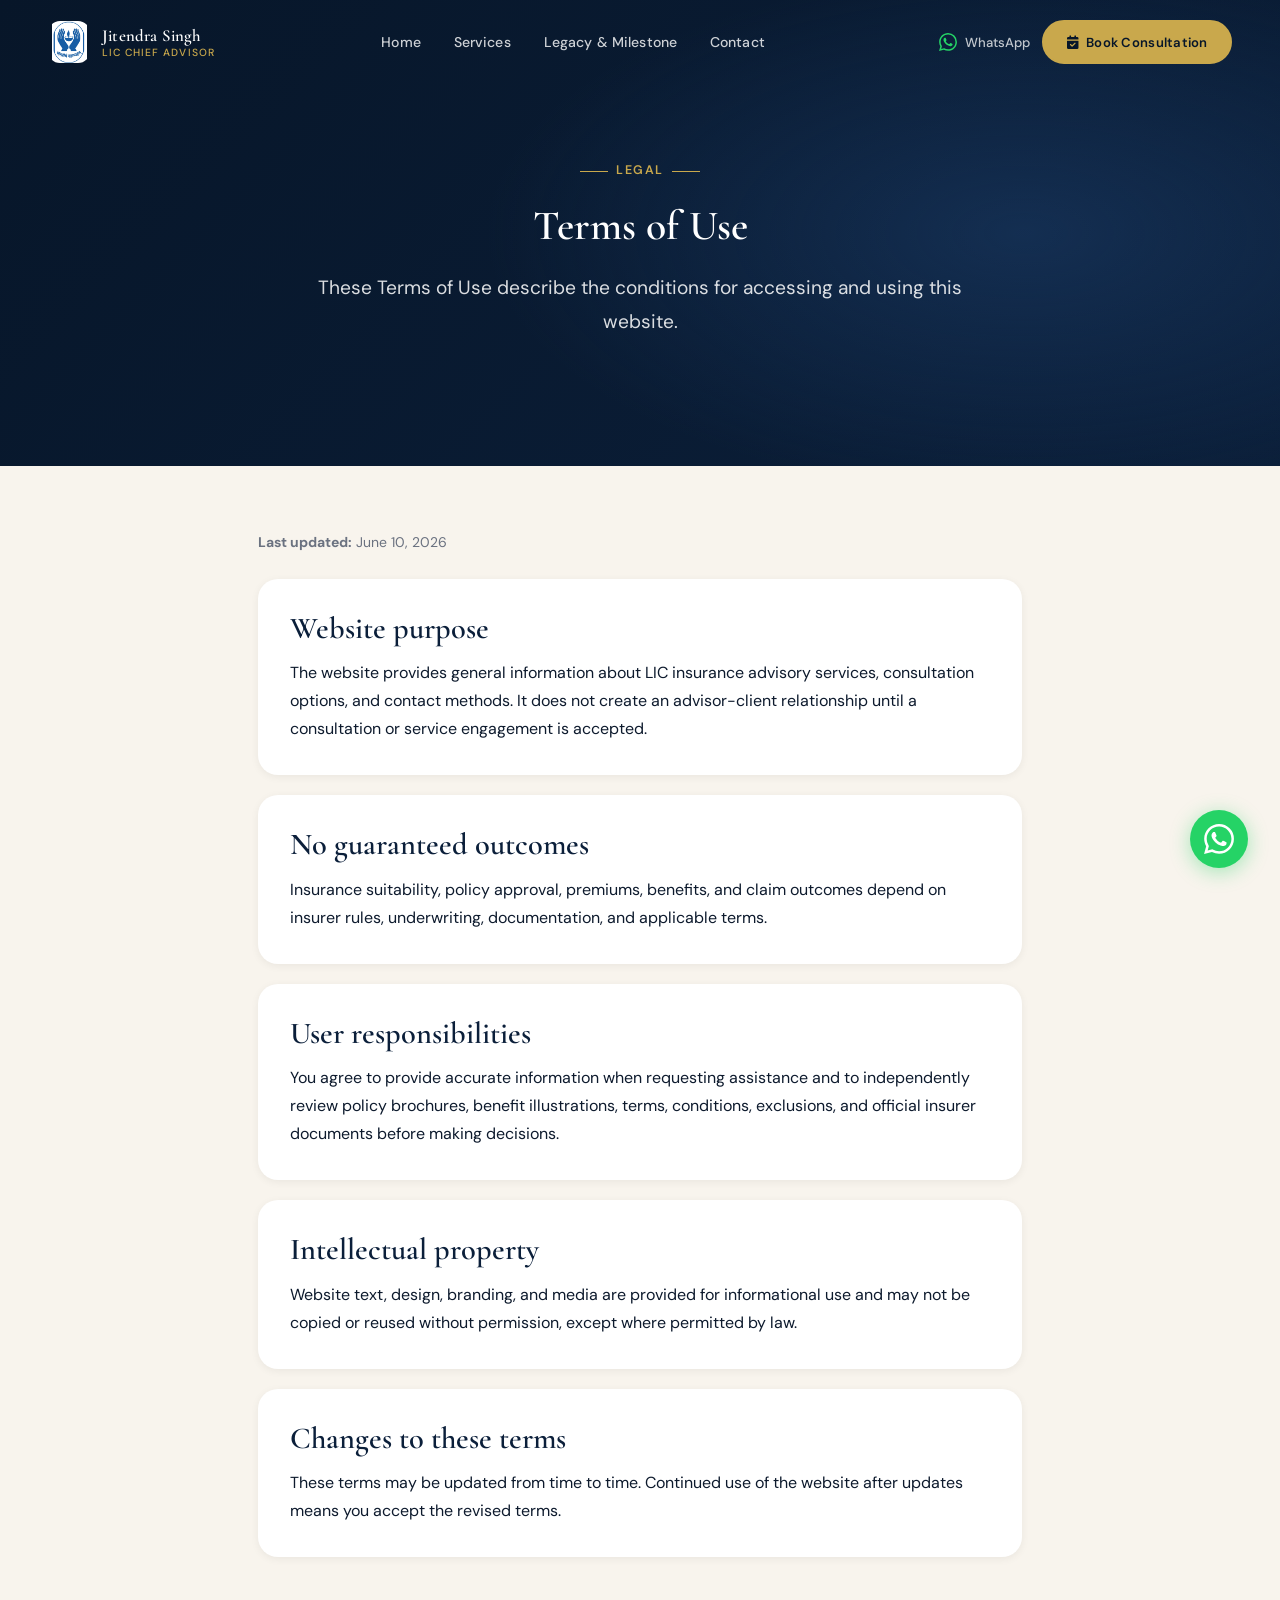
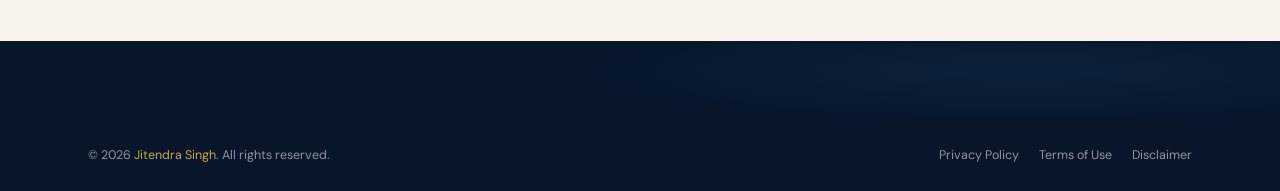
<file: pages/terms.html>
<!DOCTYPE html>
<html lang="en">
<head>
  <meta charset="UTF-8" />
  <meta name="viewport" content="width=device-width, initial-scale=1.0" />
  <meta http-equiv="X-UA-Compatible" content="IE=edge" />
  <title>Terms of Use | Jitendra Singh — LIC Insurance Advisor</title>
  <meta name="description" content="Terms of Use for the Jitendra Singh LIC insurance advisory website." />
  <meta name="robots" content="index, follow" />

  <link rel="preconnect" href="https://fonts.googleapis.com" />
  <link rel="preconnect" href="https://fonts.gstatic.com" crossorigin />
  <link href="https://fonts.googleapis.com/css2?family=Cormorant+Garamond:ital,wght@0,300;0,400;0,500;0,600;0,700;1,400;1,600&family=DM+Sans:ital,opsz,wght@0,9..40,300;0,9..40,400;0,9..40,500;0,9..40,600;1,9..40,400&display=swap" rel="stylesheet" />
  <link rel="stylesheet" href="https://cdnjs.cloudflare.com/ajax/libs/font-awesome/6.5.0/css/all.min.css" crossorigin="anonymous" referrerpolicy="no-referrer" />

  <link rel="stylesheet" href="../css/global.css" />
  <link rel="stylesheet" href="../css/navbar.css" />
  <link rel="stylesheet" href="../css/hero.css" />
  <link rel="stylesheet" href="../css/services.css" />
  <link rel="stylesheet" href="../css/responsive.css" />
</head>
<body>
  <a class="skip-link" href="#main">Skip to main content</a>

  <header role="banner">
    <nav class="navbar" id="navbar" aria-label="Main navigation">
      <div class="navbar__inner">
        <a href="../index.html" class="navbar__logo" aria-label="Go to homepage">
          <div class="navbar__logo-icon" aria-hidden="true">RKS</div>
          <div class="navbar__logo-text">
            <span class="navbar__logo-name">Jitendra Singh</span>
            <span class="navbar__logo-tagline">LIC Chief Advisor</span>
          </div>
        </a>

        <ul class="navbar__menu" role="list">
          <li><a href="../index.html" class="navbar__link">Home</a></li>
          <li><a href="services.html" class="navbar__link">Services</a></li>
          <li><a href="legacy.html" class="navbar__link">Legacy &amp; Milestone</a></li>
          <li><a href="contact.html" class="navbar__link">Contact</a></li>
        </ul>

        <div class="navbar__cta">
          <a href="https://wa.me/918317082328" class="navbar__whatsapp" target="_blank" rel="noopener" aria-label="WhatsApp">
            <svg viewBox="0 0 24 24" aria-hidden="true"><path d="M17.472 14.382c-.297-.149-1.758-.867-2.03-.967-.273-.099-.471-.148-.67.15-.197.297-.767.966-.94 1.164-.173.199-.347.223-.644.075-.297-.15-1.255-.463-2.39-1.475-.883-.788-1.48-1.761-1.653-2.059-.173-.297-.018-.458.13-.606.134-.133.298-.347.446-.52.149-.174.198-.298.298-.497.099-.198.05-.371-.025-.52-.075-.149-.669-1.612-.916-2.207-.242-.579-.487-.5-.669-.51-.173-.008-.371-.01-.57-.01-.198 0-.52.074-.792.372-.272.297-1.04 1.016-1.04 2.479 0 1.462 1.065 2.875 1.213 3.074.149.198 2.096 3.2 5.077 4.487.709.306 1.262.489 1.694.625.712.227 1.36.195 1.871.118.571-.085 1.758-.719 2.006-1.413.248-.694.248-1.289.173-1.413-.074-.124-.272-.198-.57-.347m-5.421 7.403h-.004a9.87 9.87 0 01-5.031-1.378l-.361-.214-3.741.982.998-3.648-.235-.374a9.86 9.86 0 01-1.51-5.26c.001-5.45 4.436-9.884 9.888-9.884 2.64 0 5.122 1.03 6.988 2.898a9.825 9.825 0 012.893 6.994c-.003 5.45-4.437 9.884-9.885 9.884m8.413-18.297A11.815 11.815 0 0012.05 0C5.495 0 .16 5.335.157 11.892c0 2.096.547 4.142 1.588 5.945L.057 24l6.305-1.654a11.882 11.882 0 005.683 1.448h.005c6.554 0 11.89-5.335 11.893-11.893a11.821 11.821 0 00-3.48-8.413z"/></svg>
            WhatsApp
          </a>
          <a href="contact.html" class="btn btn--primary navbar__btn">
            <i class="fa-solid fa-calendar-check" aria-hidden="true"></i> Book Consultation
          </a>
        </div>

        <button class="navbar__hamburger" id="hamburger" aria-expanded="false" aria-controls="mobileMenu" aria-label="Open menu">
          <span class="hamburger-line"></span>
          <span class="hamburger-line"></span>
          <span class="hamburger-line"></span>
        </button>
      </div>
    </nav>

    <div class="navbar__mobile-menu" id="mobileMenu" aria-hidden="true" role="dialog" aria-label="Mobile navigation">
      <div class="mobile-menu__inner">
        <nav>
          <a href="../index.html" class="mobile-menu__link"><i class="fa-solid fa-house fa-fw"></i> Home</a>
          <a href="services.html" class="mobile-menu__link"><i class="fa-solid fa-shield-halved fa-fw"></i> Services</a>
          <a href="legacy.html" class="mobile-menu__link"><i class="fa-solid fa-trophy fa-fw"></i> Legacy &amp; Milestone</a>
          <a href="contact.html" class="mobile-menu__link"><i class="fa-solid fa-envelope fa-fw"></i> Contact</a>
        </nav>
        <div class="mobile-menu__divider"></div>
        <div class="mobile-menu__cta-group">
          <a href="contact.html" class="btn btn--primary btn--lg"><i class="fa-solid fa-calendar-check"></i> Book Free Consultation</a>
        </div>
      </div>
    </div>
  </header>

  <main id="main">
    <section class="page-hero legal-hero" aria-labelledby="legal-title">
      <div class="container page-hero__content">
        <span class="section-eyebrow">Legal</span>
        <h1 id="legal-title" class="section-title section-title--light">Terms of Use</h1>
        <p class="section-subtitle section-subtitle--light">These Terms of Use describe the conditions for accessing and using this website.</p>
      </div>
    </section>

    <section class="section section--cream legal-content-section">
      <div class="container legal-content">
        <p class="legal-updated"><strong>Last updated:</strong> June 10, 2026</p>
        <article class="legal-card">
          <h2>Website purpose</h2>
          <p>The website provides general information about LIC insurance advisory services, consultation options, and contact methods. It does not create an advisor-client relationship until a consultation or service engagement is accepted.</p>
        </article>
        <article class="legal-card">
          <h2>No guaranteed outcomes</h2>
          <p>Insurance suitability, policy approval, premiums, benefits, and claim outcomes depend on insurer rules, underwriting, documentation, and applicable terms.</p>
        </article>
        <article class="legal-card">
          <h2>User responsibilities</h2>
          <p>You agree to provide accurate information when requesting assistance and to independently review policy brochures, benefit illustrations, terms, conditions, exclusions, and official insurer documents before making decisions.</p>
        </article>
        <article class="legal-card">
          <h2>Intellectual property</h2>
          <p>Website text, design, branding, and media are provided for informational use and may not be copied or reused without permission, except where permitted by law.</p>
        </article>
        <article class="legal-card">
          <h2>Changes to these terms</h2>
          <p>These terms may be updated from time to time. Continued use of the website after updates means you accept the revised terms.</p>
        </article>
      </div>
    </section>
  </main>

  <footer class="footer" role="contentinfo">
    <div class="container">
      <div class="footer__bottom">
        <p class="footer__copyright">&copy; 2026 <span>Jitendra Singh</span>. All rights reserved.</p>
        <nav aria-label="Legal links">
          <div class="footer__legal-links">
            <a href="privacy.html" class="footer__legal-link">Privacy Policy</a>
            <a href="terms.html" class="footer__legal-link">Terms of Use</a>
            <a href="disclaimer.html" class="footer__legal-link">Disclaimer</a>
          </div>
        </nav>
      </div>
    </div>
  </footer>

  <a href="https://wa.me/918317082328" class="whatsapp-float" target="_blank" rel="noopener" aria-label="WhatsApp">
    <svg viewBox="0 0 24 24" aria-hidden="true"><path d="M17.472 14.382c-.297-.149-1.758-.867-2.03-.967-.273-.099-.471-.148-.67.15-.197.297-.767.966-.94 1.164-.173.199-.347.223-.644.075-.297-.15-1.255-.463-2.39-1.475-.883-.788-1.48-1.761-1.653-2.059-.173-.297-.018-.458.13-.606.134-.133.298-.347.446-.52.149-.174.198-.298.298-.497.099-.198.05-.371-.025-.52-.075-.149-.669-1.612-.916-2.207-.242-.579-.487-.5-.669-.51-.173-.008-.371-.01-.57-.01-.198 0-.52.074-.792.372-.272.297-1.04 1.016-1.04 2.479 0 1.462 1.065 2.875 1.213 3.074.149.198 2.096 3.2 5.077 4.487.709.306 1.262.489 1.694.625.712.227 1.36.195 1.871.118.571-.085 1.758-.719 2.006-1.413.248-.694.248-1.289.173-1.413-.074-.124-.272-.198-.57-.347m-5.421 7.403h-.004a9.87 9.87 0 01-5.031-1.378l-.361-.214-3.741.982.998-3.648-.235-.374a9.86 9.86 0 01-1.51-5.26c.001-5.45 4.436-9.884 9.888-9.884 2.64 0 5.122 1.03 6.988 2.898a9.825 9.825 0 012.893 6.994c-.003 5.45-4.437 9.884-9.885 9.884m8.413-18.297A11.815 11.815 0 0012.05 0C5.495 0 .16 5.335.157 11.892c0 2.096.547 4.142 1.588 5.945L.057 24l6.305-1.654a11.882 11.882 0 005.683 1.448h.005c6.554 0 11.89-5.335 11.893-11.893a11.821 11.821 0 00-3.48-8.413z"/></svg>
  </a>

  <script src="../js/scroll.js" defer></script>
  <script src="../js/navbar.js" defer></script>
</body>
</html>
</file>
<file: css/global.css>
/* ============================================================
   GLOBAL CSS — Financial Advisor Portfolio
   Design System: Variables, Reset, Typography, Utilities
   ============================================================ */

/* ─── Google Fonts ─────────────────────────────────────────── */
@import url('https://fonts.googleapis.com/css2?family=Cormorant+Garamond:ital,wght@0,300;0,400;0,500;0,600;0,700;1,400;1,600&family=DM+Sans:ital,opsz,wght@0,9..40,300;0,9..40,400;0,9..40,500;0,9..40,600;1,9..40,400&display=swap');

/* ─── CSS Custom Properties ─────────────────────────────────── */
:root {
  /* Brand Colors */
  --navy:         #0B1F3A;
  --navy-deep:    #071629;
  --navy-mid:     #122B4F;
  --navy-light:   #1A3A64;
  --navy-softer:  #1E4070;

  --gold:         #C9A84C;
  --gold-light:   #DFC070;
  --gold-dark:    #A88A38;
  --gold-subtle:  rgba(201, 168, 76, 0.15);
  --gold-border:  rgba(201, 168, 76, 0.3);

  --cream:        #F8F4ED;
  --cream-warm:   #F2EDE3;
  --off-white:    #FAFAF8;
  --white:        #FFFFFF;

  /* Text */
  --text-primary:    #0D1A2D;
  --text-secondary:  #374151;
  --text-muted:      #6B7280;
  --text-light:      #9CA3AF;
  --text-gold:       #C9A84C;
  --text-on-navy:    rgba(255,255,255,0.85);
  --text-on-navy-dim: rgba(255,255,255,0.55);

  /* Grays */
  --gray-50:   #F9FAFB;
  --gray-100:  #F3F4F6;
  --gray-200:  #E5E7EB;
  --gray-300:  #D1D5DB;
  --gray-400:  #9CA3AF;
  --gray-500:  #6B7280;
  --gray-700:  #374151;
  --gray-900:  #111827;

  /* Typography — Fonts */
  --font-display: 'Cormorant Garamond', Georgia, serif;
  --font-body:    'DM Sans', system-ui, sans-serif;

  /* Typography — Scale */
  --fs-hero:    clamp(2.6rem, 5.5vw, 4.2rem);
  --fs-h1:      clamp(2.2rem, 4.5vw, 3.5rem);
  --fs-h2:      clamp(1.8rem, 3.5vw, 2.6rem);
  --fs-h3:      clamp(1.4rem, 2.5vw, 1.9rem);
  --fs-h4:      clamp(1.1rem, 2vw, 1.5rem);
  --fs-lead:    clamp(1rem, 1.5vw, 1.2rem);
  --fs-body:    1rem;
  --fs-sm:      0.875rem;
  --fs-xs:      0.78rem;

  /* Line Heights */
  --lh-tight:   1.2;
  --lh-snug:    1.4;
  --lh-normal:  1.6;
  --lh-relaxed: 1.75;

  /* Spacing */
  --space-1:   0.25rem;
  --space-2:   0.5rem;
  --space-3:   0.75rem;
  --space-4:   1rem;
  --space-5:   1.25rem;
  --space-6:   1.5rem;
  --space-8:   2rem;
  --space-10:  2.5rem;
  --space-12:  3rem;
  --space-16:  4rem;
  --space-20:  5rem;
  --space-24:  6rem;
  --space-32:  8rem;

  /* Section spacing */
  --section-py:     clamp(4rem, 8vw, 7rem);
  --section-py-sm:  clamp(3rem, 6vw, 5rem);
  --container-max:  1200px;
  --container-px:   clamp(1.25rem, 5vw, 3rem);

  /* Border Radius */
  --radius-sm:   8px;
  --radius-md:   12px;
  --radius-lg:   16px;
  --radius-xl:   20px;
  --radius-2xl:  28px;
  --radius-full: 9999px;

  /* Shadows */
  --shadow-xs:  0 1px 2px rgba(0,0,0,0.05);
  --shadow-sm:  0 2px 8px rgba(0,0,0,0.06);
  --shadow-md:  0 8px 24px rgba(0,0,0,0.08);
  --shadow-lg:  0 16px 48px rgba(0,0,0,0.1);
  --shadow-xl:  0 24px 64px rgba(0,0,0,0.12);
  --shadow-gold: 0 8px 32px rgba(201,168,76,0.2);
  --shadow-navy: 0 16px 48px rgba(11,31,58,0.25);

  /* Transitions */
  --transition-fast:   150ms ease;
  --transition-base:   250ms ease;
  --transition-slow:   400ms ease;
  --transition-smooth: 600ms cubic-bezier(0.16, 1, 0.3, 1);

  /* Z-index */
  --z-base:    1;
  --z-raised:  10;
  --z-overlay: 100;
  --z-sticky:  200;
  --z-modal:   300;
  --z-toast:   400;
}

/* ─── CSS Reset & Base ──────────────────────────────────────── */
*, *::before, *::after {
  box-sizing: border-box;
  margin: 0;
  padding: 0;
}

html {
  scroll-behavior: smooth;
  -webkit-text-size-adjust: 100%;
  font-size: 16px;
}

body {
  font-family: var(--font-body);
  font-size: var(--fs-body);
  line-height: var(--lh-normal);
  color: var(--text-primary);
  background-color: var(--white);
  -webkit-font-smoothing: antialiased;
  -moz-osx-font-smoothing: grayscale;
  overflow-x: hidden;
}

/* ─── Typography ─────────────────────────────────────────────── */
h1, h2, h3, h4, h5, h6 {
  font-family: var(--font-display);
  font-weight: 600;
  line-height: var(--lh-tight);
  color: var(--text-primary);
}

h1 { font-size: var(--fs-h1); }
h2 { font-size: var(--fs-h2); }
h3 { font-size: var(--fs-h3); }
h4 { font-size: var(--fs-h4); }

p {
  color: var(--text-secondary);
  line-height: var(--lh-relaxed);
}

a {
  color: inherit;
  text-decoration: none;
  transition: color var(--transition-base);
}

img {
  max-width: 100%;
  height: auto;
  display: block;
}

ul, ol {
  list-style: none;
}

button {
  cursor: pointer;
  font-family: var(--font-body);
  border: none;
  background: none;
  padding: 0;
}

input, textarea, select {
  font-family: var(--font-body);
}

/* ─── Layout Utilities ───────────────────────────────────────── */
.container {
  max-width: var(--container-max);
  margin-inline: auto;
  padding-inline: var(--container-px);
  width: 100%;
}

.section {
  padding-block: var(--section-py);
}

.section--sm {
  padding-block: var(--section-py-sm);
}

.section--navy {
  background-color: var(--navy);
  color: var(--white);
}

.section--navy-deep {
  background-color: var(--navy-deep);
  color: var(--white);
}

.section--cream {
  background-color: var(--cream);
}

.section--gray {
  background-color: var(--gray-50);
}

/* ─── Section Header ─────────────────────────────────────────── */
.section-header {
  text-align: center;
  max-width: 680px;
  margin-inline: auto;
  margin-bottom: var(--space-16);
}

.section-header--left {
  text-align: left;
  margin-inline: 0;
}

.section-eyebrow {
  display: inline-flex;
  align-items: center;
  gap: var(--space-2);
  font-family: var(--font-body);
  font-size: var(--fs-xs);
  font-weight: 600;
  letter-spacing: 0.12em;
  text-transform: uppercase;
  color: var(--gold);
  margin-bottom: var(--space-4);
}

.section-eyebrow::before,
.section-eyebrow::after {
  content: '';
  display: block;
  width: 28px;
  height: 1px;
  background: var(--gold);
}

.section-title {
  font-size: var(--fs-h2);
  font-weight: 600;
  color: var(--text-primary);
  margin-bottom: var(--space-4);
  line-height: var(--lh-snug);
}

.section-title--light {
  color: var(--white);
}

.section-subtitle {
  font-size: var(--fs-lead);
  color: var(--text-muted);
  line-height: var(--lh-relaxed);
}

.section-subtitle--light {
  color: var(--text-on-navy);
}

/* ─── Button System ──────────────────────────────────────────── */
.btn {
  display: inline-flex;
  align-items: center;
  justify-content: center;
  gap: var(--space-2);
  font-family: var(--font-body);
  font-size: var(--fs-sm);
  font-weight: 500;
  letter-spacing: 0.02em;
  padding: 0.85rem 2rem;
  border-radius: var(--radius-full);
  border: 2px solid transparent;
  transition: all var(--transition-base);
  cursor: pointer;
  white-space: nowrap;
  position: relative;
  overflow: hidden;
}

.btn::after {
  content: '';
  position: absolute;
  inset: 0;
  background: rgba(255,255,255,0.1);
  opacity: 0;
  transition: opacity var(--transition-fast);
}

.btn:hover::after { opacity: 1; }

.btn--primary {
  background: var(--gold);
  color: var(--navy-deep);
  border-color: var(--gold);
  font-weight: 600;
}

.btn--primary:hover {
  background: var(--gold-dark);
  border-color: var(--gold-dark);
  transform: translateY(-2px);
  box-shadow: var(--shadow-gold);
}

.btn--outline {
  background: transparent;
  color: var(--white);
  border-color: rgba(255,255,255,0.4);
}

.btn--outline:hover {
  background: rgba(255,255,255,0.08);
  border-color: rgba(255,255,255,0.7);
  transform: translateY(-2px);
}

.btn--outline-navy {
  background: transparent;
  color: var(--navy);
  border-color: var(--navy);
}

.btn--outline-navy:hover {
  background: var(--navy);
  color: var(--white);
  transform: translateY(-2px);
}

.btn--navy {
  background: var(--navy);
  color: var(--white);
  border-color: var(--navy);
}

.btn--navy:hover {
  background: var(--navy-mid);
  transform: translateY(-2px);
  box-shadow: var(--shadow-navy);
}

.btn--lg {
  padding: 1rem 2.4rem;
  font-size: 1rem;
}

.btn--sm {
  padding: 0.6rem 1.4rem;
  font-size: var(--fs-xs);
}


.btn-group {
  display: flex;
  flex-wrap: wrap;
  gap: var(--space-3);
  align-items: center;
  
}


/* ─── Grid Utilities ─────────────────────────────────────────── */
.grid-2 { display: grid; grid-template-columns: repeat(2, 1fr); gap: var(--space-8); }
.grid-3 { display: grid; grid-template-columns: repeat(3, 1fr); gap: var(--space-8); }
.grid-4 { display: grid; grid-template-columns: repeat(4, 1fr); gap: var(--space-6); }

/* ─── Flex Utilities ─────────────────────────────────────────── */
.flex { display: flex; }
.flex-center { display: flex; align-items: center; justify-content: center; }
.flex-between { display: flex; align-items: center; justify-content: space-between; }
.flex-col { display: flex; flex-direction: column; }
.items-center { align-items: center; }
.gap-2 { gap: var(--space-2); }
.gap-3 { gap: var(--space-3); }
.gap-4 { gap: var(--space-4); }
.gap-6 { gap: var(--space-6); }
.gap-8 { gap: var(--space-8); }

/* ─── Text Utilities ─────────────────────────────────────────── */
.text-center { text-align: center; }
.text-gold { color: var(--gold); }
.text-navy { color: var(--navy); }
.text-white { color: var(--white); }
.text-muted { color: var(--text-muted); }

/* ─── Decorative Elements ────────────────────────────────────── */
.gold-line {
  display: block;
  width: 48px;
  height: 3px;
  background: linear-gradient(90deg, var(--gold), var(--gold-light));
  border-radius: 2px;
  margin-bottom: var(--space-6);
}

.gold-line--center { margin-inline: auto; }

/* Subtle background pattern */
.bg-pattern {
  background-image:
    radial-gradient(circle at 20% 20%, rgba(201,168,76,0.05) 0%, transparent 50%),
    radial-gradient(circle at 80% 80%, rgba(26,58,100,0.08) 0%, transparent 50%);
}

/* ─── Scroll Reveal Animations ───────────────────────────────── */
[data-reveal] {
  opacity: 0;
  transform: translateY(30px);
  transition: opacity 0.7s cubic-bezier(0.16, 1, 0.3, 1),
              transform 0.7s cubic-bezier(0.16, 1, 0.3, 1);
}

[data-reveal="left"] {
  transform: translateX(-30px);
}

[data-reveal="right"] {
  transform: translateX(30px);
}

[data-reveal="scale"] {
  transform: scale(0.95);
}

[data-reveal].is-visible {
  opacity: 1;
  transform: none;
}

/* Staggered reveal delays */
[data-delay="100"] { transition-delay: 0.1s; }
[data-delay="200"] { transition-delay: 0.2s; }
[data-delay="300"] { transition-delay: 0.3s; }
[data-delay="400"] { transition-delay: 0.4s; }
[data-delay="500"] { transition-delay: 0.5s; }
[data-delay="600"] { transition-delay: 0.6s; }

/* ─── Floating WhatsApp Button ───────────────────────────────── */
.whatsapp-float {
  position: fixed;
  bottom: 2rem;
  right: 2rem;
  width: 58px;
  height: 58px;
  background: #25D366;
  border-radius: 50%;
  display: flex;
  align-items: center;
  justify-content: center;
  box-shadow: 0 4px 20px rgba(37,211,102,0.4);
  z-index: var(--z-sticky);
  transition: transform var(--transition-base), box-shadow var(--transition-base);
  animation: pulse-green 2.5s infinite;
}

.whatsapp-float:hover {
  transform: scale(1.1);
  box-shadow: 0 6px 28px rgba(37,211,102,0.5);
  animation: none;
}

.whatsapp-float svg {
  width: 30px;
  height: 30px;
  fill: white;
}

@keyframes pulse-green {
  0%, 100% { box-shadow: 0 4px 20px rgba(37,211,102,0.4); }
  50%       { box-shadow: 0 4px 32px rgba(37,211,102,0.65), 0 0 0 8px rgba(37,211,102,0.12); }
}

/* ─── Card Base ──────────────────────────────────────────────── */
.card {
  background: var(--white);
  border-radius: var(--radius-lg);
  padding: var(--space-8);
  box-shadow: var(--shadow-md);
  border: 1px solid var(--gray-100);
  transition: transform var(--transition-base), box-shadow var(--transition-base);
}

.card:hover {
  transform: translateY(-4px);
  box-shadow: var(--shadow-lg);
}

/* ─── Badge / Tag ────────────────────────────────────────────── */
.badge {
  display: inline-flex;
  align-items: center;
  gap: var(--space-2);
  padding: 0.35rem 0.9rem;
  border-radius: var(--radius-full);
  font-size: var(--fs-xs);
  font-weight: 600;
  letter-spacing: 0.05em;
  text-transform: uppercase;
}

.badge--gold {
  background: var(--gold-subtle);
  color: var(--gold-dark);
  border: 1px solid var(--gold-border);
}

.badge--navy {
  background: rgba(11,31,58,0.08);
  color: var(--navy);
  border: 1px solid rgba(11,31,58,0.15);
}

.badge--green {
  background: rgba(16,185,129,0.1);
  color: #059669;
  border: 1px solid rgba(16,185,129,0.2);
}

/* ─── Divider ────────────────────────────────────────────────── */
.divider {
  border: none;
  height: 1px;
  background: var(--gray-200);
}

/* ─── Skip to Content ────────────────────────────────────────── */
.skip-link {
  position: absolute;
  left: -9999px;
  top: 0;
  z-index: 9999;
  padding: 0.75rem 1.5rem;
  background: var(--navy);
  color: var(--white);
  font-weight: 600;
  border-radius: 0 0 var(--radius-md) 0;
  transition: left var(--transition-fast);
}

.skip-link:focus {
  left: 0;
}

/* ─── Focus States ───────────────────────────────────────────── */
*:focus-visible {
  outline: 2px solid var(--gold);
  outline-offset: 3px;
  border-radius: 2px;
}

/* ─── Selection ──────────────────────────────────────────────── */
::selection {
  background: var(--gold-subtle);
  color: var(--navy);
}
</file>
<file: css/navbar.css>
/* ============================================================
   NAVBAR CSS — Sticky Navigation, Mobile Hamburger
   ============================================================ */

.navbar {
  position: fixed;
  top: 0;
  left: 0;
  right: 0;
  z-index: var(--z-sticky);
  padding: 1.25rem var(--container-px);
  transition: all 0.4s cubic-bezier(0.16, 1, 0.3, 1);
  /* Start transparent over hero */
  background: transparent;
}

.navbar.scrolled {
  background: rgba(7, 22, 41, 0.97);
  backdrop-filter: blur(16px);
  -webkit-backdrop-filter: blur(16px);
  padding: 0.85rem var(--container-px);
  box-shadow: 0 2px 24px rgba(0,0,0,0.25);
  border-bottom: 1px solid rgba(201,168,76,0.15);
}

.navbar__inner {
  max-width: var(--container-max);
  margin-inline: auto;
  display: flex;
  align-items: center;
  justify-content: space-between;
  gap: var(--space-8);
}

/* ─── Logo ───────────────────────────────────────────────────── */
.navbar__logo {
  display: flex;
  align-items: center;
  gap: var(--space-3);
  text-decoration: none;
  flex-shrink: 0;
}

.navbar__logo-icon {
  width: 42px;
  height: 42px;
  border-radius: var(--radius-md);
  display: flex;
  align-items: center;
  justify-content: center;
  flex-shrink: 0;
  transition: transform var(--transition-base);
  background: linear-gradient(135deg, var(--gold), var(--gold-dark)) no-repeat center / contain;
  background-image: url('../assets/images/Logo.jpg');
  background-size: contain;
  background-position: center;
  overflow: hidden;
  font-size: 0;
}

.navbar__logo:hover .navbar__logo-icon {
  transform: scale(1.05);
}

.navbar__logo-text {
  display: flex;
  flex-direction: column;
  line-height: 1;
}

.navbar__logo-name {
  font-family: var(--font-display);
  font-size: 1.05rem;
  font-weight: 600;
  color: var(--white);
  letter-spacing: 0.01em;
  line-height: 1.2;
}

.navbar__logo-tagline {
  font-size: 0.65rem;
  font-weight: 500;
  color: var(--gold);
  letter-spacing: 0.1em;
  text-transform: uppercase;
  margin-top: 2px;
}

/* ─── Nav Links ──────────────────────────────────────────────── */
.navbar__menu {
  display: flex;
  align-items: center;
  gap: var(--space-1);
}

.navbar__link {
  position: relative;
  font-size: 0.88rem;
  font-weight: 500;
  color: rgba(255,255,255,0.8);
  padding: 0.5rem 0.9rem;
  border-radius: var(--radius-sm);
  transition: color var(--transition-base), background var(--transition-fast);
  letter-spacing: 0.01em;
}

.navbar__link::after {
  content: '';
  position: absolute;
  bottom: 4px;
  left: 50%;
  transform: translateX(-50%) scaleX(0);
  width: calc(100% - 1.8rem);
  height: 1.5px;
  background: var(--gold);
  border-radius: 1px;
  transition: transform var(--transition-base);
  transform-origin: center;
}

.navbar__link:hover {
  color: var(--white);
  background: rgba(255,255,255,0.06);
}

.navbar__link:hover::after,
.navbar__link.active::after {
  transform: translateX(-50%) scaleX(1);
}

.navbar__link.active {
  color: var(--gold);
}

/* ─── CTA Button ─────────────────────────────────────────────── */
.navbar__cta {
  display: flex;
  align-items: center;
  gap: var(--space-3);
  margin-left: var(--space-2);
}

.navbar__whatsapp {
  display: flex;
  align-items: center;
  gap: var(--space-2);
  font-size: 0.82rem;
  font-weight: 500;
  color: rgba(255,255,255,0.75);
  transition: color var(--transition-base);
}

.navbar__whatsapp:hover { color: #25D366; }

.navbar__whatsapp svg {
  width: 18px;
  height: 18px;
  fill: #25D366;
}

.navbar__btn {
  font-size: 0.82rem;
  padding: 0.6rem 1.4rem;
}

/* ─── Hamburger ──────────────────────────────────────────────── */
.navbar__hamburger {
  display: none;
  flex-direction: column;
  justify-content: center;
  gap: 5px;
  width: 40px;
  height: 40px;
  padding: 6px;
  border-radius: var(--radius-sm);
  cursor: pointer;
  border: 1px solid rgba(255,255,255,0.15);
  background: rgba(255,255,255,0.05);
  transition: background var(--transition-fast);
  flex-shrink: 0;
}

.navbar__hamburger:hover {
  background: rgba(255,255,255,0.1);
}

.hamburger-line {
  display: block;
  width: 100%;
  height: 1.5px;
  background: var(--white);
  border-radius: 2px;
  transition: transform 0.35s cubic-bezier(0.16, 1, 0.3, 1),
              opacity 0.25s ease;
}

/* Hamburger → X animation */
.navbar__hamburger[aria-expanded="true"] .hamburger-line:nth-child(1) {
  transform: translateY(6.5px) rotate(45deg);
}
.navbar__hamburger[aria-expanded="true"] .hamburger-line:nth-child(2) {
  opacity: 0;
  transform: scaleX(0);
}
.navbar__hamburger[aria-expanded="true"] .hamburger-line:nth-child(3) {
  transform: translateY(-6.5px) rotate(-45deg);
}

/* ─── Mobile Menu ─────────────────────────────────────────────── */
.navbar__mobile-menu {
  display: none;
  position: fixed;
  top: 0;
  left: 0;
  right: 0;
  bottom: 0;
  background: var(--navy-deep);
  z-index: calc(var(--z-sticky) - 1);
  padding-top: 100px;
  overflow-y: auto;
  transform: translateX(100%);
  transition: transform 0.4s cubic-bezier(0.16, 1, 0.3, 1);
}

.navbar__mobile-menu.open {
  transform: translateX(0);
}

.mobile-menu__inner {
  padding: var(--space-6) var(--space-6) var(--space-10);
  display: flex;
  flex-direction: column;
  gap: var(--space-2);
}

.mobile-menu__link {
  display: flex;
  align-items: center;
  gap: var(--space-3);
  padding: var(--space-4) var(--space-4);
  border-radius: var(--radius-md);
  color: rgba(255,255,255,0.8);
  font-size: 1.1rem;
  font-weight: 500;
  transition: background var(--transition-fast), color var(--transition-base);
  border-bottom: 1px solid rgba(255,255,255,0.05);
}

.mobile-menu__link:last-child { border-bottom: none; }

.mobile-menu__link:hover,
.mobile-menu__link.active {
  background: rgba(255,255,255,0.06);
  color: var(--gold);
}

.mobile-menu__divider {
  height: 1px;
  background: rgba(255,255,255,0.08);
  margin: var(--space-4) 0;
}

.mobile-menu__cta-group {
  display: flex;
  flex-direction: column;
  gap: var(--space-3);
  margin-top: var(--space-4);
}

.mobile-menu__cta-group .btn {
  width: 100%;
  justify-content: center;
  padding: 1rem 1.5rem;
  font-size: 0.95rem;
}

.mobile-menu__contact-row {
  display: flex;
  gap: var(--space-3);
  margin-top: var(--space-2);
}

.mobile-menu__contact-item {
  flex: 1;
  display: flex;
  flex-direction: column;
  align-items: center;
  gap: var(--space-2);
  padding: var(--space-4);
  background: rgba(255,255,255,0.04);
  border-radius: var(--radius-md);
  border: 1px solid rgba(255,255,255,0.08);
  color: rgba(255,255,255,0.7);
  font-size: var(--fs-xs);
  font-weight: 500;
  transition: background var(--transition-fast);
}

.mobile-menu__contact-item:hover {
  background: rgba(255,255,255,0.08);
  color: var(--white);
}

.mobile-menu__contact-item svg {
  width: 22px;
  height: 22px;
}

/* Mobile Fixed Bottom Bar */
.mobile-cta-bar {
  display: none;
  position: fixed;
  bottom: 0;
  left: 0;
  right: 0;
  z-index: calc(var(--z-sticky) - 1);
  background: rgba(7, 22, 41, 0.97);
  backdrop-filter: blur(16px);
  -webkit-backdrop-filter: blur(16px);
  border-top: 1px solid rgba(201,168,76,0.2);
  padding: 0.65rem var(--space-4);
  display: none;
  gap: var(--space-2);
}

.mobile-cta-bar__btn {
  flex: 1;
  display: flex;
  align-items: center;
  justify-content: center;
  gap: var(--space-2);
  padding: 0.7rem 0.5rem;
  border-radius: var(--radius-md);
  font-size: 0.78rem;
  font-weight: 600;
  letter-spacing: 0.02em;
  transition: all var(--transition-base);
  text-align: center;
}

.mobile-cta-bar__btn--whatsapp {
  background: #25D366;
  color: white;
}

.mobile-cta-bar__btn--call {
  background: rgba(255,255,255,0.08);
  color: var(--white);
  border: 1px solid rgba(255,255,255,0.15);
}

.mobile-cta-bar__btn--consult {
  background: var(--gold);
  color: var(--navy-deep);
}

.mobile-cta-bar__btn svg,
.mobile-cta-bar__btn i {
  width: 16px;
  height: 16px;
  flex-shrink: 0;
  display: inline-flex;
  align-items: center;
  justify-content: center;
}
</file>
<file: css/hero.css>
/* ============================================================
   HERO CSS — Premium Full-Height Hero Section
   ============================================================ */

.hero {
  position: relative;
  min-height: 100vh;
  display: flex;
  align-items: center;
  background: var(--navy-deep);
  overflow: hidden;
  padding-top: 5rem; /* navbar offset */
}

/* ─── Background Elements ───────────────────────────────────── */
.hero__bg {
  position: absolute;
  inset: 0;
  z-index: 0;
}

/* Subtle grid pattern overlay */
.hero__grid {
  position: absolute;
  inset: 0;
  background-image:
    linear-gradient(rgba(201,168,76,0.04) 1px, transparent 1px),
    linear-gradient(90deg, rgba(201,168,76,0.04) 1px, transparent 1px);
  background-size: 60px 60px;
  mask-image: radial-gradient(ellipse 80% 80% at 50% 50%, black 40%, transparent 100%);
  -webkit-mask-image: radial-gradient(ellipse 80% 80% at 50% 50%, black 40%, transparent 100%);
}

/* Decorative orbs */
.hero__orb {
  position: absolute;
  border-radius: 50%;
  filter: blur(60px);
  pointer-events: none;
}

.hero__orb--1 {
  width: 400px;
  height: 400px;
  background: rgba(201,168,76,0.08);
  top: -100px;
  right: 5%;
  animation: orb-float 8s ease-in-out infinite;
}

.hero__orb--2 {
  width: 280px;
  height: 280px;
  background: rgba(26,58,100,0.5);
  bottom: 5%;
  left: 5%;
  animation: orb-float 10s ease-in-out infinite reverse;
}

.hero__orb--3 {
  width: 180px;
  height: 180px;
  background: rgba(201,168,76,0.06);
  top: 40%;
  left: 20%;
  animation: orb-float 6s ease-in-out infinite 2s;
}

@keyframes orb-float {
  0%, 100% { transform: translate(0, 0) scale(1); }
  33% { transform: translate(20px, -15px) scale(1.03); }
  66% { transform: translate(-15px, 10px) scale(0.98); }
}

/* ─── Hero Content ──────────────────────────────────────────── */
.hero__content {
  position: relative;
  z-index: 2;
  width: 100%;
  max-width: var(--container-max);
  margin-inline: auto;
  padding-inline: var(--container-px);
  display: grid;
  grid-template-columns: 1fr 1fr;
  gap: clamp(2rem, 5vw, 5rem);
  align-items: center;
  padding-block: clamp(3rem, 6vw, 5rem);
}

/* ─── Left Column ─────────────────────────────────────────────── */
.hero__left {
  display: flex;
  flex-direction: column;
  gap: var(--space-8);
}

.hero__badge-row {
  display: flex;
  flex-wrap: wrap;
  gap: var(--space-3);
}

.hero__badge {
  display: inline-flex;
  align-items: center;
  gap: var(--space-2);
  padding: 0.4rem 0.9rem;
  border-radius: var(--radius-full);
  font-size: var(--fs-xs);
  font-weight: 600;
  letter-spacing: 0.06em;
  text-transform: uppercase;
  border: 1px solid rgba(201,168,76,0.35);
  color: var(--gold);
  background: rgba(201,168,76,0.08);
}

.hero__badge i {
  font-size: 0.7rem;
}

.hero__headline {
  font-family: var(--font-display);
  font-size: var(--fs-hero);
  font-weight: 600;
  line-height: 1.15;
  color: var(--white);
  letter-spacing: -0.01em;
}

.hero__headline em {
  font-style: italic;
  color: var(--gold);
  display: block;
}

.hero__subtext {
  font-size: clamp(1rem, 1.5vw, 1.1rem);
  color: var(--text-on-navy);
  line-height: var(--lh-relaxed);
  max-width: 520px;
}

.hero__actions {
  display: flex;
  flex-wrap: wrap;
  gap: var(--space-4);
  align-items: center;
}

.hero__whatsapp-btn {
  display: inline-flex;
  align-items: center;
  gap: var(--space-2);
  padding: 0.85rem 1.8rem;
  background: rgba(37,211,102,0.12);
  border: 1.5px solid rgba(37,211,102,0.4);
  border-radius: var(--radius-full);
  color: #2fd778;
  font-size: var(--fs-sm);
  font-weight: 600;
  transition: all var(--transition-base);
}

.hero__whatsapp-btn:hover {
  background: rgba(37,211,102,0.2);
  border-color: rgba(37,211,102,0.7);
  transform: translateY(-2px);
  box-shadow: 0 6px 20px rgba(37,211,102,0.2);
}

.hero__whatsapp-btn svg {
  width: 18px;
  height: 18px;
  fill: #2fd778;
}

/* ─── Trust Strip ─────────────────────────────────────────────── */
.hero__trust-strip {
  display: flex;
  flex-wrap: wrap;
  gap: var(--space-6);
  padding-top: var(--space-4);
  border-top: 1px solid rgba(255,255,255,0.08);
}

.hero__trust-item {
  display: flex;
  align-items: center;
  gap: var(--space-2);
  color: var(--text-on-navy-dim);
  font-size: var(--fs-xs);
  font-weight: 500;
  letter-spacing: 0.03em;
}

.hero__trust-item i {
  color: var(--gold);
  font-size: 0.85rem;
}

/* ─── Right Column — Photo ───────────────────────────────────── */
.hero__right {
  position: relative;
  display: flex;
  align-items: center;
  justify-content: center;
}

.hero__photo-container {
  position: relative;
  width: 100%;
  max-width: 440px;
  margin-inline: auto;
}

.hero__photo-frame {
  position: relative;
  border-radius: var(--radius-2xl);
  overflow: hidden;
  aspect-ratio: 3/4;
  background: linear-gradient(135deg, rgba(26, 58, 100, 0.4) 0%, rgba(11, 31, 58, 0.6) 50%, rgba(15, 35, 65, 0.5) 100%);
  border: 1px solid rgba(201,168,76,0.15);
  box-shadow: 0 30px 80px rgba(0,0,0,0.5),
              0 0 0 1px rgba(201,168,76,0.1),
              inset 0 0 80px rgba(11,31,58,0.3);
}

.hero__photo-frame img {
  width: 100%;
  height: 100%;
  object-fit: cover;
  object-position: center;
}

/* ─── Floating Stat Cards ─────────────────────────────────────── */
.hero__stat-card {
  position: absolute;
  background: rgba(255,255,255,0.97);
  backdrop-filter: blur(12px);
  border-radius: var(--radius-lg);
  padding: 0.85rem 1.1rem;
  box-shadow: var(--shadow-xl);
  display: flex;
  align-items: center;
  gap: var(--space-3);
  min-width: 140px;
  animation: card-float 4s ease-in-out infinite;
}

.hero__stat-card--1 {
  top: 8%;
  left: -12%;
  animation-delay: 0s;
}

.hero__stat-card--2 {
  bottom: 18%;
  right: -10%;
  animation-delay: 2s;
}

.hero__stat-card--3 {
  bottom: 5%;
  left: -8%;
  animation-delay: 1s;
}

@keyframes card-float {
  0%, 100% { transform: translateY(0); }
  50% { transform: translateY(-8px); }
}

.stat-card__icon {
  width: 38px;
  height: 38px;
  border-radius: var(--radius-md);
  display: flex;
  align-items: center;
  justify-content: center;
  flex-shrink: 0;
  font-size: 1rem;
}

.stat-card__icon--gold {
  background: linear-gradient(135deg, var(--gold), var(--gold-dark));
  color: var(--navy-deep);
}

.stat-card__icon--navy {
  background: linear-gradient(135deg, var(--navy), var(--navy-mid));
  color: var(--white);
}

.stat-card__icon--green {
  background: linear-gradient(135deg, #059669, #047857);
  color: white;
}


.stat-card__value {
  font-family: var(--font-display);
  font-size: 1.3rem;
  font-weight: 700;
  color: var(--text-primary);
  line-height: 1;
}

.stat-card__label {
  font-size: 0.68rem;
  font-weight: 500;
  color: var(--text-muted);
  letter-spacing: 0.04em;
  text-transform: uppercase;
  margin-top: 2px;
}

/* ─── Scroll Cue ──────────────────────────────────────────────── */
.hero__scroll-cue {
  position: absolute;
  bottom: 2rem;
  left: 50%;
  transform: translateX(-50%);
  z-index: 3;
  display: flex;
  flex-direction: column;
  align-items: center;
  gap: var(--space-2);
  color: var(--text-on-navy-dim);
  font-size: var(--fs-xs);
  font-weight: 500;
  letter-spacing: 0.1em;
  text-transform: uppercase;
  animation: scroll-bounce 2s ease-in-out infinite;
}

.hero__scroll-cue i {
  font-size: 1.2rem;
}

@keyframes scroll-bounce {
  0%, 100% { transform: translateX(-50%) translateY(0); opacity: 0.6; }
  50% { transform: translateX(-50%) translateY(6px); opacity: 1; }
}

/* Hero entry animations */
.hero__left > * {
  animation: hero-enter 0.8s cubic-bezier(0.16, 1, 0.3, 1) both;
}

.hero__badge-row { animation-delay: 0.1s; }
.hero__headline { animation-delay: 0.2s; }
.hero__subtext { animation-delay: 0.3s; }
.hero__actions { animation-delay: 0.4s; }
.hero__trust-strip { animation-delay: 0.5s; }

.hero__right {
  animation: hero-slide-in 1s cubic-bezier(0.16, 1, 0.3, 1) 0.3s both;
}

@keyframes hero-enter {
  from { opacity: 0; transform: translateY(24px); }
  to { opacity: 1; transform: translateY(0); }
}

@keyframes hero-slide-in {
  from { opacity: 0; transform: translateX(40px); }
  to { opacity: 1; transform: translateX(0); }
}
</file>
<file: css/services.css>
/* ============================================================
   SERVICES CSS — Service Cards & Overview
   ============================================================ */

/* ─── Trust Metrics Strip ─────────────────────────────────────── */
.metrics {
  background: var(--navy);
  padding-block: clamp(2.5rem, 5vw, 4rem);
  position: relative;
  overflow: hidden;
}

.metrics::before {
  content: '';
  position: absolute;
  inset: 0;
  background: linear-gradient(135deg, var(--navy-deep) 0%, var(--navy) 100%);
  border-top: 1px solid rgba(201,168,76,0.15);
  border-bottom: 1px solid rgba(201,168,76,0.15);
}

.metrics__grid {
  position: relative;
  z-index: 1;
  display: grid;
  grid-template-columns: repeat(4, 1fr);
  gap: 0;
}

.metric-item {
  display: flex;
  flex-direction: column;
  align-items: center;
  justify-content: center;
  padding: var(--space-6) var(--space-4);
  border-right: 1px solid rgba(255,255,255,0.07);
  text-align: center;
  position: relative;
}

.metric-item:last-child { border-right: none; }

.metric-item__icon {
  width: 48px;
  height: 48px;
  border-radius: var(--radius-md);
  background: var(--gold-subtle);
  border: 1px solid var(--gold-border);
  display: flex;
  align-items: center;
  justify-content: center;
  font-size: 1.2rem;
  color: var(--gold);
  margin-bottom: var(--space-3);
}

.metric-item__value {
  font-family: var(--font-display);
  font-size: clamp(2rem, 3.5vw, 2.8rem);
  font-weight: 700;
  color: var(--white);
  line-height: 1;
  margin-bottom: var(--space-1);
}

.metric-item__value span {
  color: var(--gold);
}

.metric-item__label {
  font-size: var(--fs-xs);
  font-weight: 500;
  color: var(--text-on-navy-dim);
  letter-spacing: 0.06em;
  text-transform: uppercase;
}

/* ─── Services Section ─────────────────────────────────────────── */
.services-grid {
  display: grid;
  grid-template-columns: repeat(auto-fit, minmax(260px, 1fr));
  gap: var(--space-6);
}

.service-card {
  background: var(--white);
  border-radius: var(--radius-xl);
  padding: var(--space-8);
  border: 1px solid var(--gray-100);
  box-shadow: var(--shadow-sm);
  transition: all 0.35s cubic-bezier(0.16, 1, 0.3, 1);
  position: relative;
  overflow: hidden;
  cursor: pointer;
  text-decoration: none;
  display: block;
}

.service-card::before {
  content: '';
  position: absolute;
  top: 0;
  left: 0;
  right: 0;
  height: 3px;
  background: linear-gradient(90deg, var(--gold), var(--gold-light));
  opacity: 0;
  transition: opacity var(--transition-base);
}

.service-card::after {
  content: '';
  position: absolute;
  inset: 0;
  background: radial-gradient(ellipse at top left, rgba(201,168,76,0.03) 0%, transparent 70%);
  opacity: 0;
  transition: opacity var(--transition-slow);
}

.service-card:hover {
  transform: translateY(-6px);
  box-shadow: var(--shadow-lg);
  border-color: var(--gold-border);
}

.service-card:hover::before { opacity: 1; }
.service-card:hover::after { opacity: 1; }

.service-card__icon {
  width: 56px;
  height: 56px;
  border-radius: var(--radius-lg);
  display: flex;
  align-items: center;
  justify-content: center;
  font-size: 1.4rem;
  margin-bottom: var(--space-5);
  transition: transform var(--transition-base);
  background: var(--navy);
  color: var(--gold);
}

.service-card:hover .service-card__icon {
  transform: scale(1.08);
  background: linear-gradient(135deg, var(--gold), var(--gold-dark));
  color: var(--navy-deep);
}

.service-card__title {
  font-family: var(--font-display);
  font-size: 1.3rem;
  font-weight: 600;
  color: var(--text-primary);
  margin-bottom: var(--space-3);
  line-height: var(--lh-snug);
}

.service-card__desc {
  font-size: var(--fs-sm);
  color: var(--text-muted);
  line-height: var(--lh-relaxed);
  margin-bottom: var(--space-5);
}

.service-card__features {
  list-style: none;
  display: flex;
  flex-direction: column;
  gap: var(--space-2);
  margin-bottom: var(--space-6);
}

.service-card__features li {
  display: flex;
  align-items: center;
  gap: var(--space-2);
  font-size: var(--fs-sm);
  color: var(--text-secondary);
}

.service-card__features li::before {
  content: '';
  width: 5px;
  height: 5px;
  border-radius: 50%;
  background: var(--gold);
  flex-shrink: 0;
}

.service-card__link {
  display: inline-flex;
  align-items: center;
  gap: var(--space-2);
  font-size: var(--fs-sm);
  font-weight: 600;
  color: var(--navy);
  transition: gap var(--transition-base), color var(--transition-base);
}

.service-card:hover .service-card__link {
  color: var(--gold-dark);
  gap: var(--space-3);
}

/* ─── Services Page — Hero ─────────────────────────────────────── */
.page-hero {
  background: var(--navy);
  padding-block: clamp(5rem, 10vw, 9rem);
  position: relative;
  overflow: hidden;
  padding-top: clamp(7rem, 12vw, 11rem);
}

.page-hero::before {
  content: '';
  position: absolute;
  inset: 0;
  background:
    radial-gradient(ellipse 60% 80% at 80% 50%, rgba(26,58,100,0.6) 0%, transparent 70%),
    linear-gradient(135deg, #071629 0%, #0B1F3A 100%);
}

.page-hero__content {
  position: relative;
  z-index: 1;
  max-width: 680px;
  text-align: center;
  margin-inline: auto;
}

.legacy-story-eyebrow {
  display: block;
  text-align: center;
  color: var(--gold);
}

/* ─── Services Full Page ───────────────────────────────────────── */
.services-category {
  margin-bottom: var(--space-16);
}

.services-category:last-child { margin-bottom: 0; }

.services-category__header {
  display: flex;
  align-items: center;
  gap: var(--space-4);
  padding-bottom: var(--space-6);
  margin-bottom: var(--space-8);
  border-bottom: 1px solid var(--gray-200);
}

.services-category__icon {
  width: 52px;
  height: 52px;
  border-radius: var(--radius-lg);
  background: var(--navy);
  color: var(--gold);
  display: flex;
  align-items: center;
  justify-content: center;
  font-size: 1.3rem;
  flex-shrink: 0;
}

.services-category__info h3 {
  font-size: var(--fs-h3);
  color: var(--text-primary);
  margin-bottom: var(--space-1);
}

.services-category__info p {
  font-size: var(--fs-sm);
  color: var(--text-muted);
}

.service-detail-card {
  background: var(--white);
  border-radius: var(--radius-lg);
  padding: var(--space-6);
  border: 1px solid var(--gray-100);
  box-shadow: var(--shadow-xs);
  transition: all var(--transition-base);
  height: 100%;
}

.service-detail-card:hover {
  border-color: var(--gold-border);
  box-shadow: var(--shadow-md);
  transform: translateY(-3px);
}

.service-detail-card h4 {
  font-size: 1.1rem;
  color: var(--text-primary);
  margin-bottom: var(--space-3);
  display: flex;
  align-items: center;
  gap: var(--space-2);
}

.service-detail-card h4 i {
  color: var(--gold);
  font-size: 1rem;
}

.service-detail-card p {
  font-size: var(--fs-sm);
  color: var(--text-muted);
  line-height: var(--lh-relaxed);
}

/* ─── Claim Process ────────────────────────────────────────────── */
.claim-process {
  background: var(--cream);
  padding-block: var(--section-py);
}

.claim-steps {
  display: grid;
  grid-template-columns: repeat(5, 1fr);
  gap: var(--space-4);
  position: relative;
  counter-reset: claim-step;
}

/* Connecting line between steps */
.claim-steps::before {
  content: '';
  position: absolute;
  top: 36px;
  left: calc(10% + 36px);
  right: calc(10% + 36px);
  height: 2px;
  background: linear-gradient(90deg, var(--gold), rgba(201,168,76,0.2));
  z-index: 0;
}

.claim-step {
  display: flex;
  flex-direction: column;
  align-items: center;
  text-align: center;
  gap: var(--space-4);
  position: relative;
  z-index: 1;
}

.claim-step__number {
  counter-increment: claim-step;
  width: 72px;
  height: 72px;
  border-radius: 50%;
  background: var(--white);
  border: 3px solid var(--gold-border);
  display: flex;
  align-items: center;
  justify-content: center;
  font-family: var(--font-display);
  font-size: 1.5rem;
  font-weight: 700;
  color: var(--gold);
  box-shadow: var(--shadow-md);
  transition: all var(--transition-base);
  flex-shrink: 0;
}

.claim-step:hover .claim-step__number {
  background: var(--gold);
  color: var(--navy-deep);
  transform: scale(1.08);
}

.claim-step__icon {
  font-size: 1.4rem;
  color: var(--navy);
}

.claim-step__title {
  font-family: var(--font-display);
  font-size: 1rem;
  font-weight: 600;
  color: var(--text-primary);
  line-height: var(--lh-snug);
}

.claim-step__desc {
  font-size: var(--fs-xs);
  color: var(--text-muted);
  line-height: var(--lh-relaxed);
}

/* ─── About Section ─────────────────────────────────────────────── */
.about {
  padding-block: var(--section-py);
}

.about__layout {
  display: grid;
  grid-template-columns: 1fr 1.1fr;
  gap: clamp(3rem, 6vw, 6rem);
  align-items: center;
}

.about__photo-wrap {
  position: relative;
}

.about__photo-frame {
  border-radius: var(--radius-2xl);
  overflow: hidden;
  aspect-ratio: 4/5;
  background: linear-gradient(135deg, rgba(26, 58, 100, 0.4) 0%, rgba(11, 31, 58, 0.6) 50%, rgba(15, 35, 65, 0.5) 100%);
  box-shadow: var(--shadow-xl);
  position: relative;
  display: flex;
  align-items: center;
  justify-content: center;
}

.about__photo-frame img {
  width: 100%;
  height: 100%;
  object-fit: cover;
  object-position: center;
}

/* Gold bracket decoration */
.about__photo-frame::before {
  content: '';
  position: absolute;
  top: -12px;
  left: -12px;
  width: 60px;
  height: 60px;
  border-top: 3px solid var(--gold);
  border-left: 3px solid var(--gold);
  border-radius: 4px 0 0 0;
  z-index: 2;
}

.about__photo-frame::after {
  content: '';
  position: absolute;
  bottom: -12px;
  right: -12px;
  width: 60px;
  height: 60px;
  border-bottom: 3px solid var(--gold);
  border-right: 3px solid var(--gold);
  border-radius: 0 0 4px 0;
  z-index: 2;
}

.about__experience-badge {
  position: absolute;
  bottom: 1.5rem;
  left: -1.5rem;
  background: var(--gold);
  color: var(--navy-deep);
  border-radius: var(--radius-lg);
  padding: 1rem 1.2rem;
  text-align: center;
  box-shadow: var(--shadow-gold);
}

.about__experience-badge .years {
  font-family: var(--font-display);
  font-size: 2.2rem;
  font-weight: 700;
  display: block;
  line-height: 1;
}

.about__experience-badge .label {
  font-size: 0.65rem;
  font-weight: 600;
  letter-spacing: 0.08em;
  text-transform: uppercase;
  display: block;
  margin-top: 2px;
}

.about__content {
  display: flex;
  flex-direction: column;
  gap: var(--space-6);
}

.about__quote {
  font-family: var(--font-display);
  font-size: 1.4rem;
  font-style: italic;
  color: var(--navy);
  line-height: 1.5;
  padding-left: var(--space-5);
  border-left: 3px solid var(--gold);
}

.about__text {
  font-size: var(--fs-sm);
  color: var(--text-secondary);
  line-height: var(--lh-relaxed);
}

.about__values {
  display: grid;
  grid-template-columns: repeat(2, 1fr);
  gap: var(--space-4);
}

.about__value-item {
  display: flex;
  align-items: flex-start;
  gap: var(--space-3);
}

.about__value-icon {
  width: 36px;
  height: 36px;
  border-radius: var(--radius-md);
  background: var(--gold-subtle);
  border: 1px solid var(--gold-border);
  display: flex;
  align-items: center;
  justify-content: center;
  font-size: 0.85rem;
  color: var(--gold-dark);
  flex-shrink: 0;
  margin-top: 2px;
}

.about__value-text h5 {
  font-size: 0.9rem;
  font-weight: 600;
  color: var(--text-primary);
  margin-bottom: 2px;
}

.about__value-text p {
  font-size: var(--fs-xs);
  color: var(--text-muted);
  line-height: var(--lh-normal);
}

/* ─── Timeline Section ─────────────────────────────────────────── */
.timeline-section {
  padding-block: var(--section-py);
  background: var(--cream);
  overflow: hidden;
}

.timeline {
  position: relative;
  max-width: 900px;
  margin-inline: auto;
  padding: var(--space-6) 0;
}

/* Center vertical line */
.timeline::before {
  content: '';
  position: absolute;
  top: 0;
  bottom: 0;
  left: 50%;
  transform: translateX(-50%);
  width: 2px;
  background: linear-gradient(180deg, transparent, var(--gold) 10%, var(--gold-border) 85%, transparent);
}

.timeline-item {
  display: flex;
  gap: var(--space-8);
  align-items: flex-start;
  margin-bottom: var(--space-12);
  position: relative;
}

.timeline-item:last-child { margin-bottom: 0; }

/* Alternating sides */
.timeline-item--left {
  flex-direction: row-reverse;
}

.timeline-item--left .timeline-card {
  text-align: right;
}

.timeline-item--left .timeline-card__tags {
  justify-content: flex-end;
}

/* Center node */
.timeline-node {
  position: absolute;
  left: 50%;
  transform: translateX(-50%);
  top: 12px;
  z-index: 2;
}

.timeline-node__dot {
  width: 16px;
  height: 16px;
  border-radius: 50%;
  background: var(--gold);
  border: 3px solid var(--cream);
  box-shadow: 0 0 0 3px var(--gold-border);
  transition: transform var(--transition-base), box-shadow var(--transition-base);
}

.timeline-item:hover .timeline-node__dot {
  transform: scale(1.4);
  box-shadow: 0 0 0 4px var(--gold-border), var(--shadow-gold);
}

/* Card layout */
.timeline-card {
  flex: 1;
  background: var(--white);
  border-radius: var(--radius-xl);
  padding: var(--space-6) var(--space-7);
  box-shadow: var(--shadow-sm);
  border: 1px solid var(--gray-100);
  transition: all var(--transition-base);
  max-width: calc(50% - 2rem);
}

.timeline-item--right .timeline-card { margin-right: calc(50% + 2rem); }
.timeline-item--left .timeline-card { margin-left: calc(50% + 2rem); }

.timeline-item:hover .timeline-card {
  border-color: var(--gold-border);
  box-shadow: var(--shadow-md);
}

.timeline-card__year {
  display: inline-block;
  font-family: var(--font-display);
  font-size: 1.8rem;
  font-weight: 700;
  color: var(--gold);
  line-height: 1;
  margin-bottom: var(--space-2);
}

.timeline-card__title {
  font-family: var(--font-display);
  font-size: 1.15rem;
  font-weight: 600;
  color: var(--text-primary);
  margin-bottom: var(--space-2);
}

.timeline-card__desc {
  font-size: var(--fs-sm);
  color: var(--text-muted);
  line-height: var(--lh-relaxed);
  margin-bottom: var(--space-3);
}

.timeline-card__tags {
  display: flex;
  flex-wrap: wrap;
  gap: var(--space-2);
}

.timeline-tag {
  padding: 0.25rem 0.65rem;
  background: var(--gray-50);
  border-radius: var(--radius-full);
  font-size: 0.68rem;
  font-weight: 600;
  color: var(--text-muted);
  letter-spacing: 0.05em;
  text-transform: uppercase;
  border: 1px solid var(--gray-200);
}

.timeline-tag--gold {
  background: var(--gold-subtle);
  color: var(--gold-dark);
  border-color: var(--gold-border);
}

/* ─── Testimonials ─────────────────────────────────────────────── */
.testimonials {
  padding-block: var(--section-py);
}

.testimonials-grid {
  display: grid;
  grid-template-columns: repeat(3, 1fr);
  gap: var(--space-6);
}

.testimonial-card {
  background: var(--white);
  border-radius: var(--radius-xl);
  padding: var(--space-8);
  border: 1px solid var(--gray-100);
  box-shadow: var(--shadow-sm);
  display: flex;
  flex-direction: column;
  gap: var(--space-5);
  transition: all var(--transition-base);
  position: relative;
}

.testimonial-card::before {
  content: '\201C';
  position: absolute;
  top: -0.5rem;
  left: 1.5rem;
  font-family: var(--font-display);
  font-size: 6rem;
  color: var(--gold);
  opacity: 0.15;
  line-height: 1;
  pointer-events: none;
}

.testimonial-card:hover {
  transform: translateY(-4px);
  box-shadow: var(--shadow-lg);
  border-color: var(--gold-border);
}

.testimonial-card--featured {
  background: linear-gradient(160deg, var(--navy) 0%, var(--navy-mid) 100%);
  border-color: transparent;
  color: var(--white);
}

.testimonial-card--featured::before { color: var(--gold); opacity: 0.25; }

.testimonial__stars {
  display: flex;
  gap: 3px;
  color: var(--gold);
  font-size: 0.85rem;
}

.testimonial__text {
  font-size: var(--fs-sm);
  line-height: var(--lh-relaxed);
  color: var(--text-secondary);
  flex-grow: 1;
}

.testimonial-card--featured .testimonial__text {
  color: var(--text-on-navy);
}

.testimonial__author {
  display: flex;
  align-items: center;
  gap: var(--space-3);
  padding-top: var(--space-4);
  border-top: 1px solid var(--gray-100);
}

.testimonial-card--featured .testimonial__author {
  border-top-color: rgba(255,255,255,0.1);
}

.testimonial__avatar {
  width: 44px;
  height: 44px;
  border-radius: 50%;
  background: linear-gradient(135deg, var(--gold), var(--gold-dark));
  display: flex;
  align-items: center;
  justify-content: center;
  font-family: var(--font-display);
  font-size: 1rem;
  font-weight: 600;
  color: var(--navy-deep);
  flex-shrink: 0;
  font-style: normal;
}

.testimonial__name {
  font-size: 0.9rem;
  font-weight: 600;
  color: var(--text-primary);
  display: block;
  line-height: 1.3;
}

.testimonial-card--featured .testimonial__name { color: var(--white); }

.testimonial__location {
  font-size: var(--fs-xs);
  color: var(--text-muted);
}

.testimonial-card--featured .testimonial__location { color: var(--text-on-navy-dim); }

.testimonial__service-tag {
  display: inline-block;
  padding: 0.2rem 0.6rem;
  background: var(--gold-subtle);
  border: 1px solid var(--gold-border);
  border-radius: var(--radius-full);
  font-size: 0.62rem;
  font-weight: 600;
  color: var(--gold-dark);
  letter-spacing: 0.05em;
  text-transform: uppercase;
  margin-top: 2px;
}

/* ─── FAQ Section ──────────────────────────────────────────────── */
.faq {
  padding-block: var(--section-py);
  background: var(--gray-50);
}

.faq__layout {
  display: grid;
  grid-template-columns: 1fr 1.6fr;
  gap: clamp(3rem, 6vw, 6rem);
  align-items: start;
}

.faq__sidebar {
  position: sticky;
  top: 100px;
}

.faq__sidebar-title {
  font-size: var(--fs-h2);
  font-weight: 700;
  color: var(--text-primary);
  margin-bottom: var(--space-4);
  line-height: var(--lh-snug);
}

.faq__sidebar-text {
  font-size: var(--fs-sm);
  color: var(--text-muted);
  line-height: var(--lh-relaxed);
  margin-bottom: var(--space-6);
}

.faq__contact-prompt {
  padding: var(--space-6);
  background: var(--navy);
  border-radius: var(--radius-xl);
  color: var(--white);
}

.faq__contact-prompt h5 {
  font-size: 1rem;
  font-weight: 600;
  color: var(--white);
  margin-bottom: var(--space-2);
}

.faq__contact-prompt p {
  font-size: var(--fs-xs);
  color: var(--text-on-navy-dim);
  margin-bottom: var(--space-4);
}

.faq-list {
  display: flex;
  flex-direction: column;
  gap: var(--space-3);
}

.faq-item {
  background: var(--white);
  border-radius: var(--radius-lg);
  border: 1px solid var(--gray-200);
  overflow: hidden;
  transition: border-color var(--transition-base), box-shadow var(--transition-base);
}

.faq-item.open {
  border-color: var(--gold-border);
  box-shadow: var(--shadow-sm);
}

.faq-item__question {
  display: flex;
  align-items: center;
  justify-content: space-between;
  gap: var(--space-4);
  padding: var(--space-5) var(--space-6);
  cursor: pointer;
  background: none;
  border: none;
  width: 100%;
  text-align: left;
  transition: background var(--transition-fast);
}

.faq-item__question:hover {
  background: var(--gray-50);
}

.faq-item.open .faq-item__question {
  background: var(--gray-50);
}

.faq-item__text {
  font-size: 0.95rem;
  font-weight: 600;
  color: var(--text-primary);
  line-height: var(--lh-snug);
  flex: 1;
}

.faq-item.open .faq-item__text {
  color: var(--navy);
}

.faq-item__icon {
  width: 30px;
  height: 30px;
  border-radius: 50%;
  border: 1.5px solid var(--gray-300);
  display: flex;
  align-items: center;
  justify-content: center;
  color: var(--text-muted);
  transition: all var(--transition-base);
  flex-shrink: 0;
}

.faq-item__icon i {
  font-size: 0.75rem;
  transition: transform 0.35s cubic-bezier(0.16, 1, 0.3, 1);
}

.faq-item.open .faq-item__icon {
  border-color: var(--gold);
  color: var(--gold-dark);
  background: var(--gold-subtle);
}

.faq-item.open .faq-item__icon i {
  transform: rotate(45deg);
}

.faq-item__answer {
  max-height: 0;
  overflow: hidden;
  transition: max-height 0.4s cubic-bezier(0.16, 1, 0.3, 1);
}

.faq-item.open .faq-item__answer {
  max-height: 300px;
}

.faq-item__answer-inner {
  padding: 0 var(--space-6) var(--space-5);
  border-top: 1px solid var(--gray-100);
}

.faq-item__answer p {
  font-size: var(--fs-sm);
  color: var(--text-secondary);
  line-height: var(--lh-relaxed);
  padding-top: var(--space-4);
}

/* ─── Contact CTA Section ──────────────────────────────────────── */
.cta-section {
  background: linear-gradient(160deg, var(--navy-deep) 0%, var(--navy) 100%);
  padding-block: var(--section-py);
  position: relative;
  overflow: hidden;
}

.cta-section::before {
  content: '';
  position: absolute;
  inset: 0;
  background:
    radial-gradient(ellipse 50% 80% at 20% 50%, rgba(201,168,76,0.06) 0%, transparent 60%),
    radial-gradient(ellipse 40% 60% at 80% 50%, rgba(26,58,100,0.4) 0%, transparent 60%);
}

.cta-section__inner {
  position: relative;
  z-index: 1;
  text-align: center;
  max-width: 680px;
  margin-inline: auto;
}

.cta-section__title {
  font-family: var(--font-display);
  font-size: var(--fs-h2);
  font-weight: 600;
  color: var(--white);
  margin-bottom: var(--space-4);
  line-height: var(--lh-snug);
}

.cta-section__text {
  font-size: var(--fs-lead);
  color: var(--text-on-navy);
  line-height: var(--lh-relaxed);
  margin-bottom: var(--space-10);
}

.cta-section__buttons {
  display: flex;
  flex-wrap: wrap;
  gap: var(--space-4);
  justify-content: center;
  margin-bottom: var(--space-10);
}

.cta-section__trust {
  display: flex;
  flex-wrap: wrap;
  gap: var(--space-8);
  justify-content: center;
  padding-top: var(--space-8);
  border-top: 1px solid rgba(255,255,255,0.08);
}

.cta-trust-item {
  display: flex;
  align-items: center;
  gap: var(--space-2);
  color: var(--text-on-navy-dim);
  font-size: var(--fs-xs);
  font-weight: 500;
  letter-spacing: 0.04em;
}

.cta-trust-item i { color: var(--gold); }

/* ─── Contact Section ──────────────────────────────────────────── */
.contact-section {
  padding-block: var(--section-py);
}

.contact__layout {
  display: grid;
  grid-template-columns: 1fr 1fr;
  gap: clamp(3rem, 6vw, 5rem);
  align-items: start;
}

.contact__info {
  display: flex;
  flex-direction: column;
  gap: var(--space-8);
}

.contact__info-title {
  font-size: var(--fs-h2);
  color: var(--text-primary);
  line-height: var(--lh-snug);
  margin-bottom: var(--space-4);
}

.contact__info-text {
  font-size: var(--fs-sm);
  color: var(--text-muted);
  line-height: var(--lh-relaxed);
}

.contact__details {
  display: flex;
  flex-direction: column;
  gap: var(--space-4);
}

.contact__detail-item {
  display: flex;
  align-items: flex-start;
  gap: var(--space-4);
  padding: var(--space-4);
  border-radius: var(--radius-lg);
  border: 1px solid var(--gray-100);
  background: var(--gray-50);
  transition: all var(--transition-base);
  text-decoration: none;
}

.contact__detail-item:hover {
  border-color: var(--gold-border);
  background: var(--white);
  transform: translateX(4px);
}

.contact__detail-icon {
  width: 44px;
  height: 44px;
  border-radius: var(--radius-md);
  background: var(--navy);
  color: var(--gold);
  display: flex;
  align-items: center;
  justify-content: center;
  font-size: 1.1rem;
  flex-shrink: 0;
}

.contact__detail-body {}

.contact__detail-label {
  font-size: var(--fs-xs);
  font-weight: 600;
  color: var(--text-muted);
  letter-spacing: 0.08em;
  text-transform: uppercase;
  display: block;
  margin-bottom: 2px;
}

.contact__detail-value {
  font-size: var(--fs-sm);
  font-weight: 500;
  color: var(--text-primary);
}

/* Contact Form */
.contact__form-wrap {
  background: var(--white);
  border-radius: var(--radius-xl);
  padding: var(--space-10);
  box-shadow: var(--shadow-lg);
  border: 1px solid var(--gray-100);
}

.contact-form__title {
  font-family: var(--font-display);
  font-size: 1.5rem;
  font-weight: 600;
  color: var(--text-primary);
  margin-bottom: var(--space-2);
}

.contact-form__subtitle {
  font-size: var(--fs-sm);
  color: var(--text-muted);
  margin-bottom: var(--space-8);
}

.form-group {
  display: flex;
  flex-direction: column;
  gap: var(--space-2);
  margin-bottom: var(--space-5);
}

.form-group label {
  font-size: var(--fs-xs);
  font-weight: 600;
  color: var(--text-primary);
  letter-spacing: 0.04em;
  text-transform: uppercase;
}

.form-group input,
.form-group select,
.form-group textarea {
  width: 100%;
  padding: 0.85rem 1rem;
  border: 1.5px solid var(--gray-200);
  border-radius: var(--radius-md);
  font-size: var(--fs-sm);
  color: var(--text-primary);
  background: var(--white);
  transition: border-color var(--transition-fast), box-shadow var(--transition-fast);
  outline: none;
  -webkit-appearance: none;
}

.form-group input:focus,
.form-group select:focus,
.form-group textarea:focus {
  border-color: var(--gold);
  box-shadow: 0 0 0 3px rgba(201,168,76,0.12);
}

.form-group input::placeholder,
.form-group textarea::placeholder {
  color: var(--text-light);
}

.form-group textarea {
  resize: vertical;
  min-height: 110px;
}

.form-group--row {
  display: grid;
  grid-template-columns: 1fr 1fr;
  gap: var(--space-4);
}

.form-group__error {
  font-size: var(--fs-xs);
  color: #DC2626;
  display: none;
}

.form-group.has-error input,
.form-group.has-error select,
.form-group.has-error textarea {
  border-color: #DC2626;
}

.form-group.has-error .form-group__error {
  display: block;
}

.form-submit-btn {
  width: 100%;
  padding: 1rem;
  background: var(--navy);
  color: var(--white);
  border: none;
  border-radius: var(--radius-full);
  font-size: var(--fs-sm);
  font-weight: 600;
  cursor: pointer;
  transition: all var(--transition-base);
  display: flex;
  align-items: center;
  justify-content: center;
  gap: var(--space-2);
  letter-spacing: 0.02em;
}

.form-submit-btn:hover {
  background: var(--navy-mid);
  transform: translateY(-2px);
  box-shadow: var(--shadow-navy);
}

.form-submit-btn:active { transform: translateY(0); }

.form-success {
  display: none;
  flex-direction: column;
  align-items: center;
  text-align: center;
  padding: var(--space-8);
  gap: var(--space-4);
}

.form-success__icon {
  width: 64px;
  height: 64px;
  border-radius: 50%;
  background: rgba(5,150,105,0.1);
  display: flex;
  align-items: center;
  justify-content: center;
  font-size: 1.8rem;
  color: #059669;
}

/* ─── Footer ────────────────────────────────────────────────────── */
.footer {
  background: var(--navy-deep);
  color: var(--text-on-navy);
  padding-top: var(--space-20);
  position: relative;
  overflow: hidden;
}

.footer::before {
  content: '';
  position: absolute;
  inset: 0;
  background:
    radial-gradient(ellipse 60% 60% at 80% 20%, rgba(26,58,100,0.3) 0%, transparent 60%);
  pointer-events: none;
}

.footer__top {
  position: relative;
  z-index: 1;
  display: grid;
  grid-template-columns: 1.5fr 1fr 1fr 1fr;
  gap: var(--space-10);
  padding-bottom: var(--space-12);
  border-bottom: 1px solid rgba(255,255,255,0.06);
}

.footer__brand {}

.footer__logo {
  display: flex;
  align-items: center;
  gap: var(--space-3);
  margin-bottom: var(--space-5);
}

.footer__logo-icon {
  width: 42px;
  height: 42px;
  background: linear-gradient(135deg, var(--gold), var(--gold-dark));
  border-radius: var(--radius-md);
  display: flex;
  align-items: center;
  justify-content: center;
  font-family: var(--font-display);
  font-weight: 700;
  font-size: 1.2rem;
  color: var(--navy-deep);
  flex-shrink: 0;
}

.footer__logo-text {
  display: flex;
  flex-direction: column;
}

.footer__logo-name {
  font-family: var(--font-display);
  font-size: 1rem;
  font-weight: 600;
  color: var(--white);
  line-height: 1.2;
}

.footer__logo-tagline {
  font-size: 0.62rem;
  color: var(--gold);
  letter-spacing: 0.1em;
  text-transform: uppercase;
}

.footer__brand-desc {
  font-size: var(--fs-xs);
  color: var(--text-on-navy-dim);
  line-height: var(--lh-relaxed);
  margin-bottom: var(--space-5);
  max-width: 280px;
}

.footer__social {
  display: flex;
  gap: var(--space-3);
}

.footer__social-link {
  width: 36px;
  height: 36px;
  border-radius: var(--radius-md);
  border: 1px solid rgba(255,255,255,0.1);
  display: flex;
  align-items: center;
  justify-content: center;
  color: var(--text-on-navy-dim);
  font-size: 0.85rem;
  transition: all var(--transition-base);
}

.footer__social-link:hover {
  background: var(--gold-subtle);
  border-color: var(--gold-border);
  color: var(--gold);
}

.footer__col-title {
  font-size: 0.78rem;
  font-weight: 700;
  letter-spacing: 0.12em;
  text-transform: uppercase;
  color: var(--gold);
  margin-bottom: var(--space-5);
}

.footer__links {
  display: flex;
  flex-direction: column;
  gap: var(--space-3);
}

.footer__link {
  font-size: var(--fs-sm);
  color: var(--text-on-navy-dim);
  transition: color var(--transition-base), transform var(--transition-base);
  display: flex;
  align-items: center;
  gap: var(--space-2);
}

.footer__link:hover {
  color: var(--gold);
  transform: translateX(4px);
}

.footer__contact-items {
  display: flex;
  flex-direction: column;
  gap: var(--space-4);
}

.footer__contact-item {
  display: flex;
  align-items: flex-start;
  gap: var(--space-3);
  font-size: var(--fs-xs);
  color: var(--text-on-navy-dim);
  line-height: var(--lh-normal);
}

.footer__contact-item i {
  color: var(--gold);
  margin-top: 2px;
  flex-shrink: 0;
  font-size: 0.85rem;
}

.footer__bottom {
  position: relative;
  z-index: 1;
  display: flex;
  align-items: center;
  justify-content: space-between;
  gap: var(--space-6);
  padding-block: var(--space-6);
  flex-wrap: wrap;
}

.footer__copyright {
  font-size: var(--fs-xs);
  color: var(--text-on-navy-dim);
}

.footer__copyright span {
  color: var(--gold);
}

.footer__legal-links {
  display: flex;
  gap: var(--space-5);
}

.footer__legal-link {
  font-size: var(--fs-xs);
  color: var(--text-on-navy-dim);
  transition: color var(--transition-base);
}

.footer__legal-link:hover { color: var(--gold); }

.footer__disclaimer {
  background: rgba(0,0,0,0.2);
  padding: var(--space-4) var(--container-px);
  text-align: center;
}

.footer__disclaimer p {
  font-size: 0.68rem;
  color: rgba(255,255,255,0.25);
  line-height: 1.5;
}

/* ─── Legacy / Testimonials Page ───────────────────────────────── */
.legacy-section {
  padding-block: var(--section-py);
}

.legacy-stories {
  display: grid;
  grid-template-columns: repeat(2, 1fr);
  gap: var(--space-6);
}

.legacy-story-card {
  background: var(--white);
  border-radius: var(--radius-xl);
  padding: var(--space-8);
  border: 1px solid var(--gray-100);
  box-shadow: var(--shadow-sm);
  transition: all var(--transition-base);
  display: flex;
  flex-direction: column;
  gap: var(--space-5);
}

.legacy-story-card:hover {
  transform: translateY(-4px);
  box-shadow: var(--shadow-lg);
  border-color: var(--gold-border);
}

.legacy-story__tag {
  display: inline-flex;
}

.legacy-story__quote {
  font-family: var(--font-display);
  font-size: 1.05rem;
  font-style: italic;
  color: var(--text-primary);
  line-height: var(--lh-relaxed);
}

.legacy-story__detail {
  font-size: var(--fs-sm);
  color: var(--text-muted);
  line-height: var(--lh-relaxed);
}

.legacy-story__author {
  display: flex;
  align-items: center;
  gap: var(--space-3);
  padding-top: var(--space-4);
  border-top: 1px solid var(--gray-100);
  margin-top: auto;
}

.legacy-story__avatar {
  width: 48px;
  height: 48px;
  border-radius: 50%;
  background: linear-gradient(135deg, var(--navy), var(--navy-mid));
  display: flex;
  align-items: center;
  justify-content: center;
  font-family: var(--font-display);
  font-size: 1.1rem;
  font-weight: 600;
  color: var(--gold);
  flex-shrink: 0;
}

.legacy-story__meta {}

.legacy-story__name {
  font-size: 0.9rem;
  font-weight: 600;
  color: var(--text-primary);
  display: block;
}

.legacy-story__info {
  font-size: var(--fs-xs);
  color: var(--text-muted);
}

/* Legal Pages */
.legal-hero .page-hero__content {
  max-width: 760px;
}

.legal-content-section {
  padding-block: var(--space-16);
}

.legal-content {
  max-width: 860px;
}

.legal-updated {
  color: var(--text-muted);
  font-size: var(--fs-sm);
  margin-bottom: var(--space-6);
}

.legal-card {
  background: var(--white);
  border: 1px solid var(--border-light);
  border-radius: var(--radius-xl);
  box-shadow: var(--shadow-sm);
  padding: clamp(1.25rem, 3vw, 2rem);
  margin-bottom: var(--space-5);
}

.legal-card h2 {
  color: var(--navy);
  font-family: var(--font-display);
  font-size: clamp(1.4rem, 2.4vw, 1.9rem);
  margin-bottom: var(--space-3);
}

.legal-card p {
  color: var(--text-body);
  line-height: var(--lh-relaxed);
}
</file>
<file: css/responsive.css>
/* ============================================================
   RESPONSIVE CSS — Breakpoints & Mobile-First Overrides
   Breakpoints: Mobile 320-767 | Tablet 768-1023 | Desktop 1024+
   ============================================================ */

/* ─── Tablet ─────────────────────────────────────────────────── */
@media (max-width: 1023px) {

  /* Navbar */
  .navbar__menu,
  .navbar__cta { display: none; }
  .navbar__hamburger { display: flex; }
  .navbar__mobile-menu { display: block; }

  /* Hero */
  .hero__content {
    grid-template-columns: 1fr;
    padding-block: clamp(2rem, 5vw, 4rem);
    padding-top: clamp(3rem, 8vw, 6rem);
    text-align: center;
  }

  .hero__left { align-items: center; }

  .hero__headline { text-align: center; }

  .hero__subtext {
    text-align: center;
    margin-inline: auto;
  }

  .hero__trust-strip {
    justify-content: center;
  }

  .hero__right {
    order: -1;
    max-width: 340px;
    margin-inline: auto;
  }

  .hero__photo-container { max-width: 320px; }

  .hero__stat-card--1 { left: -5%; }
  .hero__stat-card--2 { right: -5%; }
  .hero__stat-card--3 { display: none; }

  /* Metrics */
  .metrics__grid { grid-template-columns: repeat(2, 1fr); }
  .metric-item { border-right: none; border-bottom: 1px solid rgba(255,255,255,0.07); }
  .metric-item:nth-child(2n) { border-right: none; }
  .metric-item:nth-child(1),
  .metric-item:nth-child(2) { border-right: 1px solid rgba(255,255,255,0.07); }
  .metric-item:nth-last-child(1),
  .metric-item:nth-last-child(2) { border-bottom: none; }

  /* About */
  .about__layout {
    grid-template-columns: 1fr;
    gap: var(--space-10);
  }

  .about__photo-wrap {
    max-width: 380px;
    margin-inline: auto;
  }

  .about__values { grid-template-columns: 1fr; }

  /* Timeline */
  .timeline::before {
    left: 1.5rem;
    transform: none;
  }

  .timeline-item,
  .timeline-item--left {
    flex-direction: column;
    padding-left: 4rem;
  }

  .timeline-node {
    left: 1.5rem;
    transform: translateX(-50%);
  }

  .timeline-card {
    max-width: 100%;
    padding: 2rem;
  }

  .timeline-item--right .timeline-card { margin-right: 0; }
  .timeline-item--left .timeline-card { margin-left: 0; text-align: left; }
  .timeline-item--left .timeline-card__tags { justify-content: flex-start; }

  /* Testimonials */
  .testimonials-grid { grid-template-columns: repeat(2, 1fr); }

  /* FAQ */
  .faq__layout { grid-template-columns: 1fr; }
  .faq__sidebar { position: static; }
  .faq__sidebar-title { font-size: var(--fs-h3); }

  /* Contact */
  .contact__layout { grid-template-columns: 1fr; }

  /* Footer */
  .footer__top {
    grid-template-columns: 1fr 1fr;
    gap: var(--space-8);
  }

  /* Claim steps */
  .claim-steps {
    grid-template-columns: 1fr;
    gap: var(--space-6);
  }

  .claim-steps::before { display: none; }

  .claim-step {
    flex-direction: row;
    text-align: left;
    align-items: flex-start;
  }

  .claim-step__number { flex-shrink: 0; }

  .claim-step__body { flex: 1; }

  /* Grids */
  .grid-4 { grid-template-columns: repeat(2, 1fr); }
  .grid-3 { grid-template-columns: repeat(2, 1fr); }
  .services-grid { grid-template-columns: repeat(2, 1fr); }

  /* Legacy stories */
  .legacy-stories { grid-template-columns: 1fr; }

  /* Contact page */
  .contact-page__layout { grid-template-columns: 1fr; }
}

/* ─── Mobile ──────────────────────────────────────────────────── */
@media (max-width: 767px) {

  /* Typography */
  body { font-size: 15px; }

  /* Bottom bar */
  .mobile-cta-bar { display: flex; }

  /* Push content above mobile bar */
  body { padding-bottom: 70px; }

  /* WhatsApp float — adjust position */
  .whatsapp-float { bottom: 90px; right: 1.25rem; }

  /* Hero */
  .hero {
    min-height: 100svh;
    padding-bottom: var(--space-20);
  }

  .hero__content { gap: var(--space-6); }

  .hero__badge-row { justify-content: center; }

  .hero__right { max-width: 280px; }

  .hero__stat-card {
    padding: 0.65rem 0.85rem;
    min-width: 120px;
  }

  .hero__stat-card--1 { top: 5%; left: -3%; }
  .hero__stat-card--2 { bottom: 15%; right: -3%; }

  .stat-card__value { font-size: 1.1rem; }

  .hero__trust-strip {
    gap: var(--space-4);
    flex-direction: column;
    align-items: center;
  }

  .hero__scroll-cue { display: none; }

  /* Metrics */
  .metrics__grid {
    grid-template-columns: repeat(2, 1fr);
    gap: 0;
  }

  .metric-item__value { font-size: clamp(1.6rem, 6vw, 2.2rem); }

  /* Services grid */
  .services-grid { grid-template-columns: 1fr; }

  /* Grids */
  .grid-2,
  .grid-3,
  .grid-4 { grid-template-columns: 1fr; }

  /* About */
  .about__experience-badge { left: 0; bottom: 1rem; }
  .about__values { grid-template-columns: 1fr; }

  /* Testimonials */
  .testimonials-grid { grid-template-columns: 1fr; }

  /* Timeline */
  .timeline { padding-left: 0; }
  .timeline::before { left: 1rem; }
  .timeline-item,
  .timeline-item--left { padding-left: 2rem; }
  .timeline-node { left: 1rem; }
  .timeline-card { padding: var(--space-5); }
  .timeline-card__year { font-size: 1.4rem; }

  /* CTA section */
  .cta-section__trust { flex-direction: column; align-items: center; gap: var(--space-4); }

  /* Form */
  .form-group--row { grid-template-columns: 1fr; }
  .contact__form-wrap { padding: var(--space-6); }

  /* Footer */
  .footer__top {
    grid-template-columns: 1fr;
    gap: var(--space-8);
  }

  .footer__brand-desc { max-width: 100%; }

  .footer__bottom {
    flex-direction: column;
    align-items: center;
    text-align: center;
    gap: var(--space-4);
  }

  /* Claim steps */
  .claim-step { flex-direction: column; align-items: center; text-align: center; }

  /* Page hero */
  .page-hero { padding-top: clamp(6rem, 14vw, 9rem); }

  /* FAQ */
  .faq__layout { gap: var(--space-8); }

  /* Section headers */
  .section-header { margin-bottom: var(--space-10); }

  /* CTA section buttons */
  .cta-section__buttons { flex-direction: column; align-items: center; }
  .cta-section__buttons .btn { width: 100%; max-width: 320px; }

  /* Contact page map */
  .contact-map { height: 250px; }

  /* Legacy stories */
  .legacy-stories { grid-template-columns: 1fr; }
}

/* ─── Large Desktop ───────────────────────────────────────────── */
@media (min-width: 1400px) {
  :root {
    --container-max: 1320px;
    --container-px: 2rem;
  }

  .hero__stat-card--1 { left: -18%; }
  .hero__stat-card--2 { right: -15%; }
  .hero__stat-card--3 { left: -14%; }
}

/* ─── Print Styles ────────────────────────────────────────────── */
@media print {
  .navbar,
  .whatsapp-float,
  .mobile-cta-bar,
  .hero__scroll-cue,
  .hero__orb { display: none !important; }

  body {
    background: white;
    color: black;
  }

  .hero { min-height: auto; padding-top: 2rem; }
  .section--navy { background: #f5f5f5 !important; color: black !important; }
}

/* ─── Reduced Motion ──────────────────────────────────────────── */
@media (prefers-reduced-motion: reduce) {
  *,
  *::before,
  *::after {
    animation-duration: 0.01ms !important;
    animation-iteration-count: 1 !important;
    transition-duration: 0.01ms !important;
  }

  [data-reveal] {
    opacity: 1 !important;
    transform: none !important;
  }

  .hero__stat-card,
  .hero__orb { animation: none !important; }
}

/* ─── High Contrast ───────────────────────────────────────────── */
@media (prefers-contrast: high) {
  :root {
    --gold: #C8A000;
    --navy: #000033;
    --gray-200: #999;
  }

  .navbar { background: #000033 !important; }
  .btn--outline { border-width: 3px; }
  .faq-item { border-width: 2px; }
}

/* ─── Specific Mobile Tweaks ──────────────────────────────────── */
@media (max-width: 400px) {
  .hero__stat-card { min-width: 110px; padding: 0.55rem 0.75rem; }
  .hero__photo-container { max-width: 240px; }
  .mobile-cta-bar__btn span { display: none; }
  .hero__badge { font-size: 0.62rem; }
  .metric-item { padding: var(--space-5) var(--space-3); }
}
</file>
<file: css/contact.css>
/* ── Contact-page specific styles ─────────────────────────── */
.contact-page-hero {
  background: var(--navy-deep);
  padding-top: clamp(7rem, 14vw, 11rem);
  padding-bottom: clamp(3rem, 6vw, 5rem);
  position: relative;
  overflow: hidden;
}

.contact-page-hero::before {
  content: '';
  position: absolute;
  inset: 0;
  background:
    radial-gradient(ellipse 60% 80% at 80% 50%, rgba(26,58,100,0.5) 0%, transparent 70%),
    linear-gradient(135deg, #071629 0%, #0B1F3A 100%);
}

.contact-page-hero__content {
  position: relative;
  z-index: 1;
  text-align: center;
  max-width: 640px;
  margin-inline: auto;
}

/* Quick contact method cards */
.contact-methods {
  display: grid;
  grid-template-columns: repeat(4, 1fr);
  gap: var(--space-4);
  margin-top: var(--space-10);
}

.contact-method-card {
  background: rgba(255,255,255,0.05);
  border: 1px solid rgba(255,255,255,0.1);
  border-radius: var(--radius-lg);
  padding: var(--space-5) var(--space-4);
  text-align: center;
  text-decoration: none;
  display: flex;
  flex-direction: column;
  align-items: center;
  gap: var(--space-3);
  transition: all var(--transition-base);
  backdrop-filter: blur(8px);
}

.contact-method-card:hover {
  background: rgba(255,255,255,0.09);
  border-color: rgba(201,168,76,0.4);
  transform: translateY(-4px);
}

.contact-method-card__icon {
  width: 48px;
  height: 48px;
  border-radius: var(--radius-md);
  display: flex;
  align-items: center;
  justify-content: center;
  font-size: 1.2rem;
}

.contact-method-card__icon--whatsapp { background: rgba(37,211,102,0.15); color: #25D366; }
.contact-method-card__icon--phone    { background: rgba(201,168,76,0.15);  color: var(--gold); }
.contact-method-card__icon--email    { background: rgba(59,130,246,0.15);  color: #60A5FA; }
.contact-method-card__icon--visit    { background: rgba(239,68,68,0.15);   color: #F87171; }

.contact-method-card__label {
  font-size: var(--fs-xs);
  font-weight: 700;
  letter-spacing: 0.1em;
  text-transform: uppercase;
  color: var(--text-on-navy-dim);
}

.contact-method-card__value {
  font-size: 0.85rem;
  font-weight: 500;
  color: var(--white);
  line-height: 1.4;
}

/* Main contact layout */
.contact-main {
  padding-block: var(--section-py);
}

.contact-main__grid {
  display: grid;
  grid-template-columns: 1fr 1.15fr;
  gap: clamp(3rem, 6vw, 5rem);
  align-items: start;
}

/* Left info panel */
.contact-info-panel {
  display: flex;
  flex-direction: column;
  gap: var(--space-8);
}

.contact-info-panel__heading {
  font-size: var(--fs-h2);
  color: var(--text-primary);
  line-height: var(--lh-snug);
  margin-bottom: var(--space-3);
}

.contact-info-panel__subtext {
  font-size: var(--fs-sm);
  color: var(--text-muted);
  line-height: var(--lh-relaxed);
}

.contact-info-panel__trust {
  display: flex;
  flex-direction: column;
  gap: var(--space-3);
}

.trust-row {
  display: flex;
  align-items: center;
  gap: var(--space-3);
  padding: var(--space-3) var(--space-4);
  background: var(--gray-50);
  border-radius: var(--radius-md);
  border: 1px solid var(--gray-100);
}

.trust-row__icon {
  width: 36px;
  height: 36px;
  border-radius: var(--radius-sm);
  background: linear-gradient(135deg, var(--gold), var(--gold-dark));
  display: flex;
  align-items: center;
  justify-content: center;
  font-size: 0.85rem;
  color: var(--navy-deep);
  flex-shrink: 0;
}

.trust-row__text {
  font-size: var(--fs-sm);
  font-weight: 500;
  color: var(--text-primary);
}

.contact-detail-list {
  display: flex;
  flex-direction: column;
  gap: var(--space-4);
}

.working-hours {
  background: var(--navy);
  border-radius: var(--radius-xl);
  padding: var(--space-6);
  color: var(--white);
}

.working-hours__title {
  font-size: var(--fs-sm);
  font-weight: 700;
  letter-spacing: 0.1em;
  text-transform: uppercase;
  color: var(--gold);
  margin-bottom: var(--space-4);
  display: flex;
  align-items: center;
  gap: var(--space-2);
}

.working-hours__rows {
  display: flex;
  flex-direction: column;
  gap: var(--space-3);
}

.hours-row {
  display: flex;
  justify-content: space-between;
  align-items: center;
  padding-bottom: var(--space-3);
  border-bottom: 1px solid rgba(255,255,255,0.06);
  font-size: var(--fs-sm);
}

.hours-row:last-child { border-bottom: none; padding-bottom: 0; }

.hours-row__day { color: var(--text-on-navy-dim); font-weight: 500; }
.hours-row__time { color: var(--white); font-weight: 600; }
.hours-row__time--closed { color: rgba(239,68,68,0.8); }

.hours-note {
  margin-top: var(--space-4);
  padding-top: var(--space-3);
  border-top: 1px solid rgba(255,255,255,0.06);
  font-size: var(--fs-xs);
  color: var(--gold);
  display: flex;
  align-items: center;
  gap: var(--space-2);
}

/* Right form panel */
.contact-form-panel {
  position: sticky;
  top: 100px;
}

/* Map section */
.contact-map-section {
  padding-block: var(--section-py-sm);
  background: var(--gray-50);
}

.contact-map {
  border-radius: var(--radius-xl);
  overflow: hidden;
  height: 380px;
  box-shadow: var(--shadow-lg);
  border: 1px solid var(--gray-200);
}

.contact-map iframe {
  width: 100%;
  height: 100%;
  border: none;
  display: block;
}

/* Map placeholder when no real embed */
.contact-map__placeholder {
  width: 100%;
  height: 100%;
  background: linear-gradient(160deg, #e8f0f8 0%, #d0dff0 100%);
  display: flex;
  flex-direction: column;
  align-items: center;
  justify-content: center;
  gap: var(--space-4);
  text-align: center;
  padding: var(--space-8);
}

.contact-map__placeholder .map-pin {
  width: 64px;
  height: 64px;
  border-radius: 50%;
  background: var(--navy);
  display: flex;
  align-items: center;
  justify-content: center;
  font-size: 1.6rem;
  color: var(--gold);
  box-shadow: var(--shadow-lg);
}

.contact-map__placeholder h4 {
  font-size: 1.1rem;
  color: var(--navy);
}

.contact-map__placeholder p {
  font-size: var(--fs-sm);
  color: var(--text-muted);
  max-width: 340px;
}

.contact-map__placeholder a {
  display: inline-flex;
  align-items: center;
  gap: var(--space-2);
  color: var(--navy);
  font-weight: 600;
  font-size: var(--fs-sm);
  text-decoration: underline;
  text-underline-offset: 3px;
}

/* Responsive overrides */
@media (max-width: 1023px) {
  .contact-methods {
    grid-template-columns: repeat(2, 1fr);
  }
  .contact-main__grid {
    grid-template-columns: 1fr;
  }
  .contact-form-panel {
    position: static;
  }
}

@media (max-width: 767px) {
  .contact-methods {
    grid-template-columns: repeat(2, 1fr);
    gap: var(--space-3);
  }
  .contact-method-card {
    padding: var(--space-4) var(--space-3);
  }
  .contact-page-hero {
    text-align: left;
  }
  .contact-page-hero__content {
    margin-inline: 0;
    text-align: left;
  }
}
</file>
